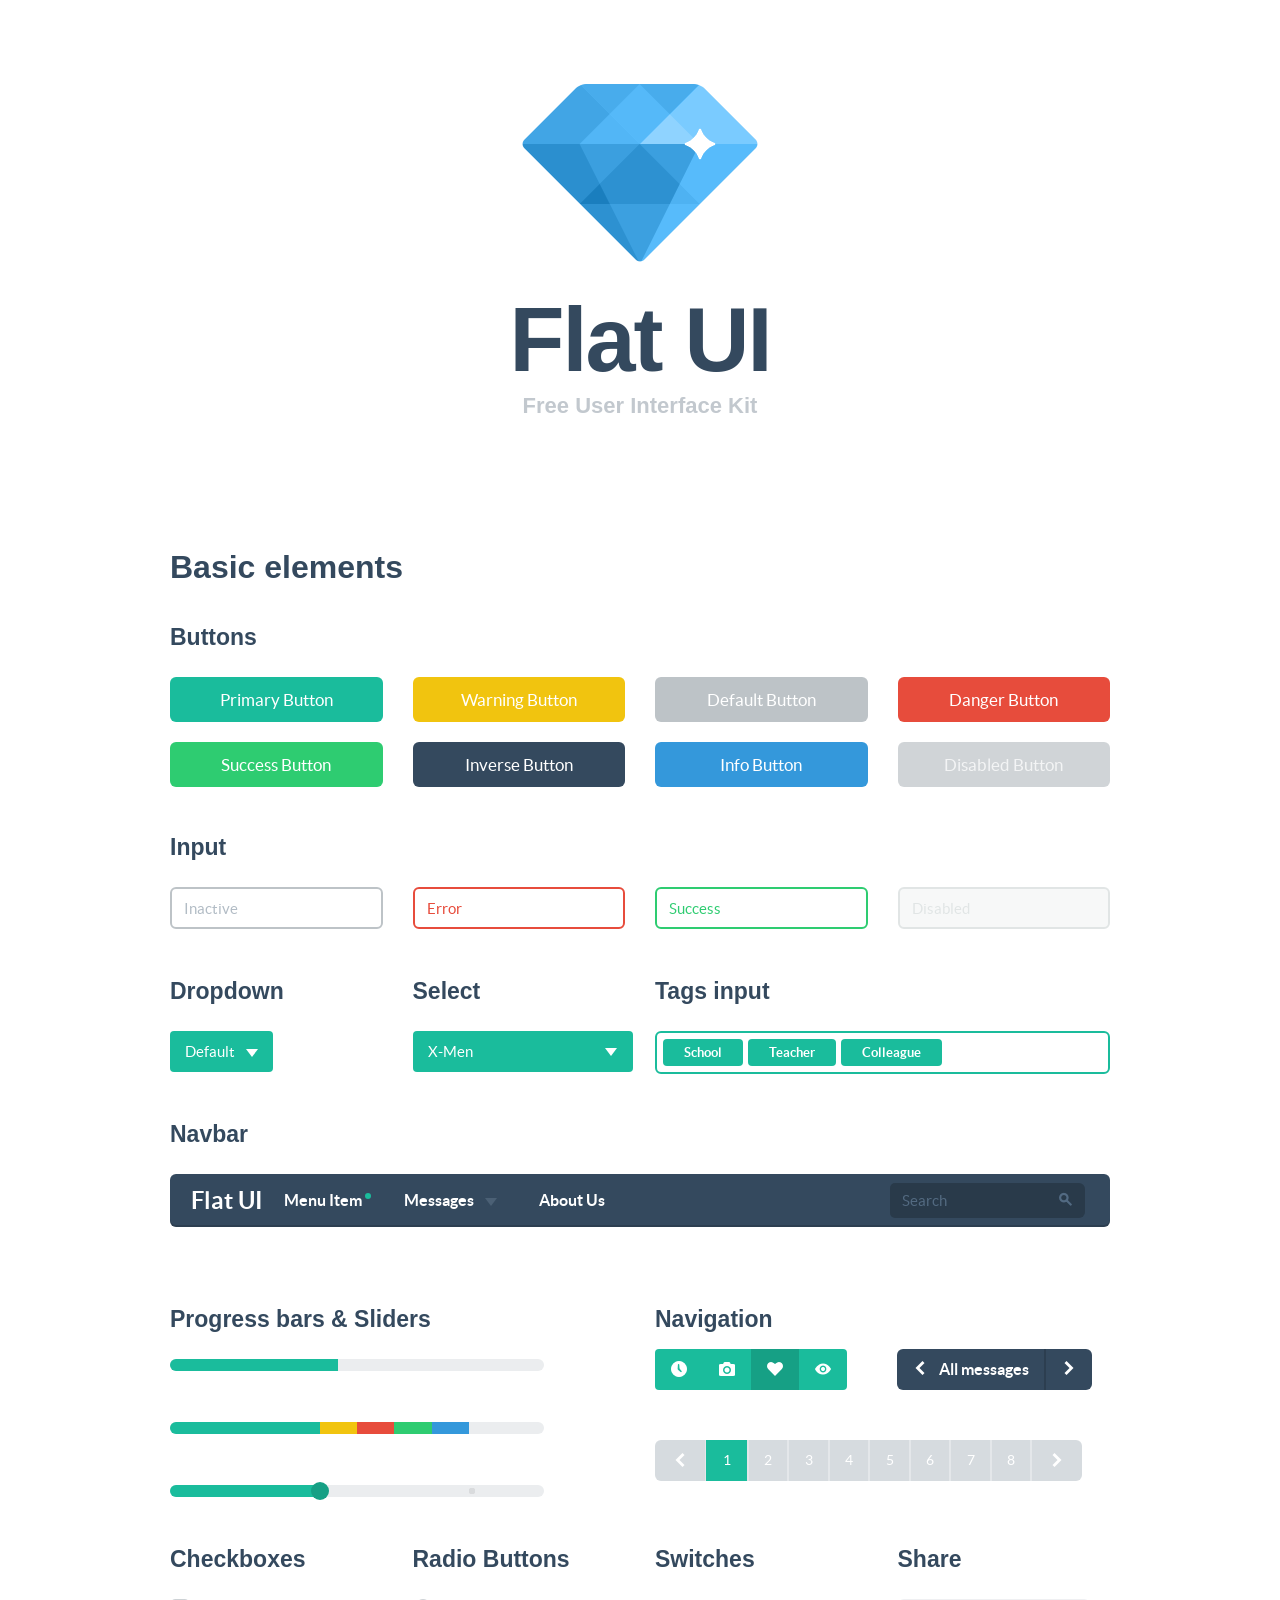
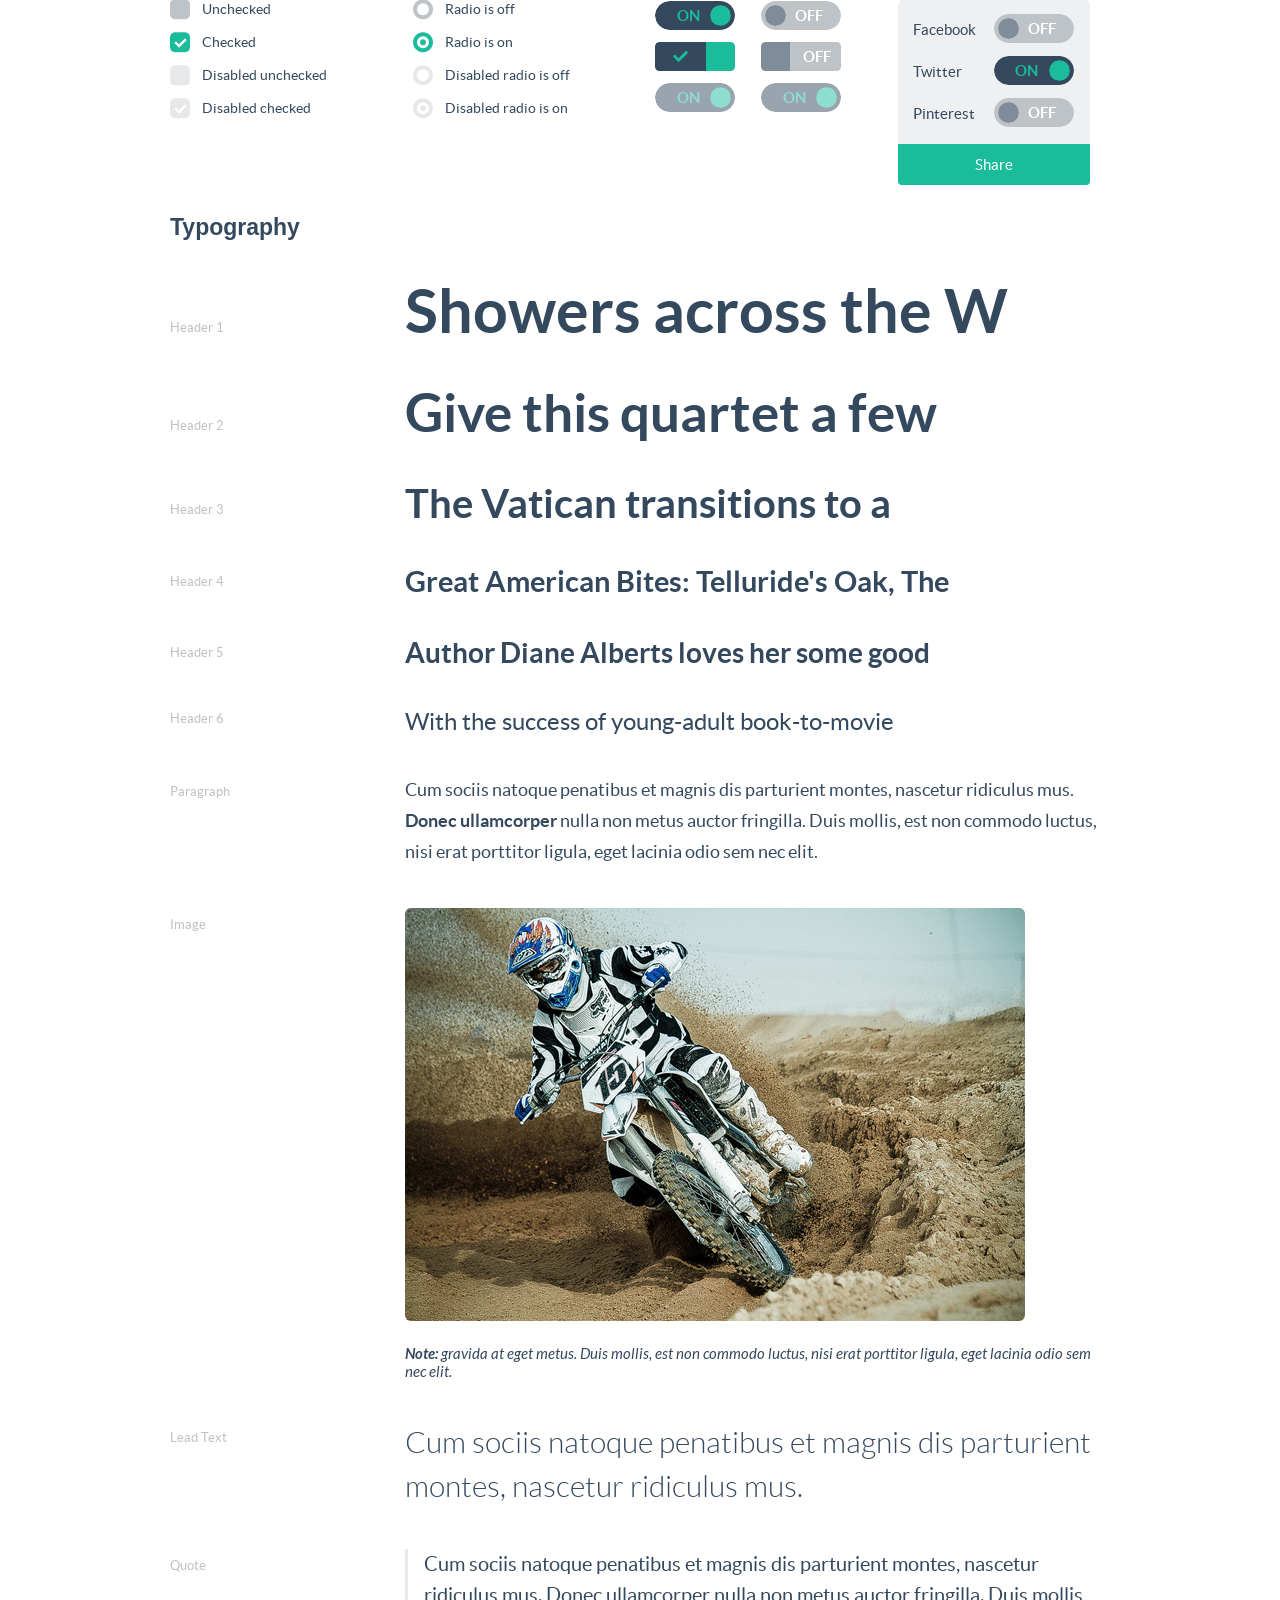
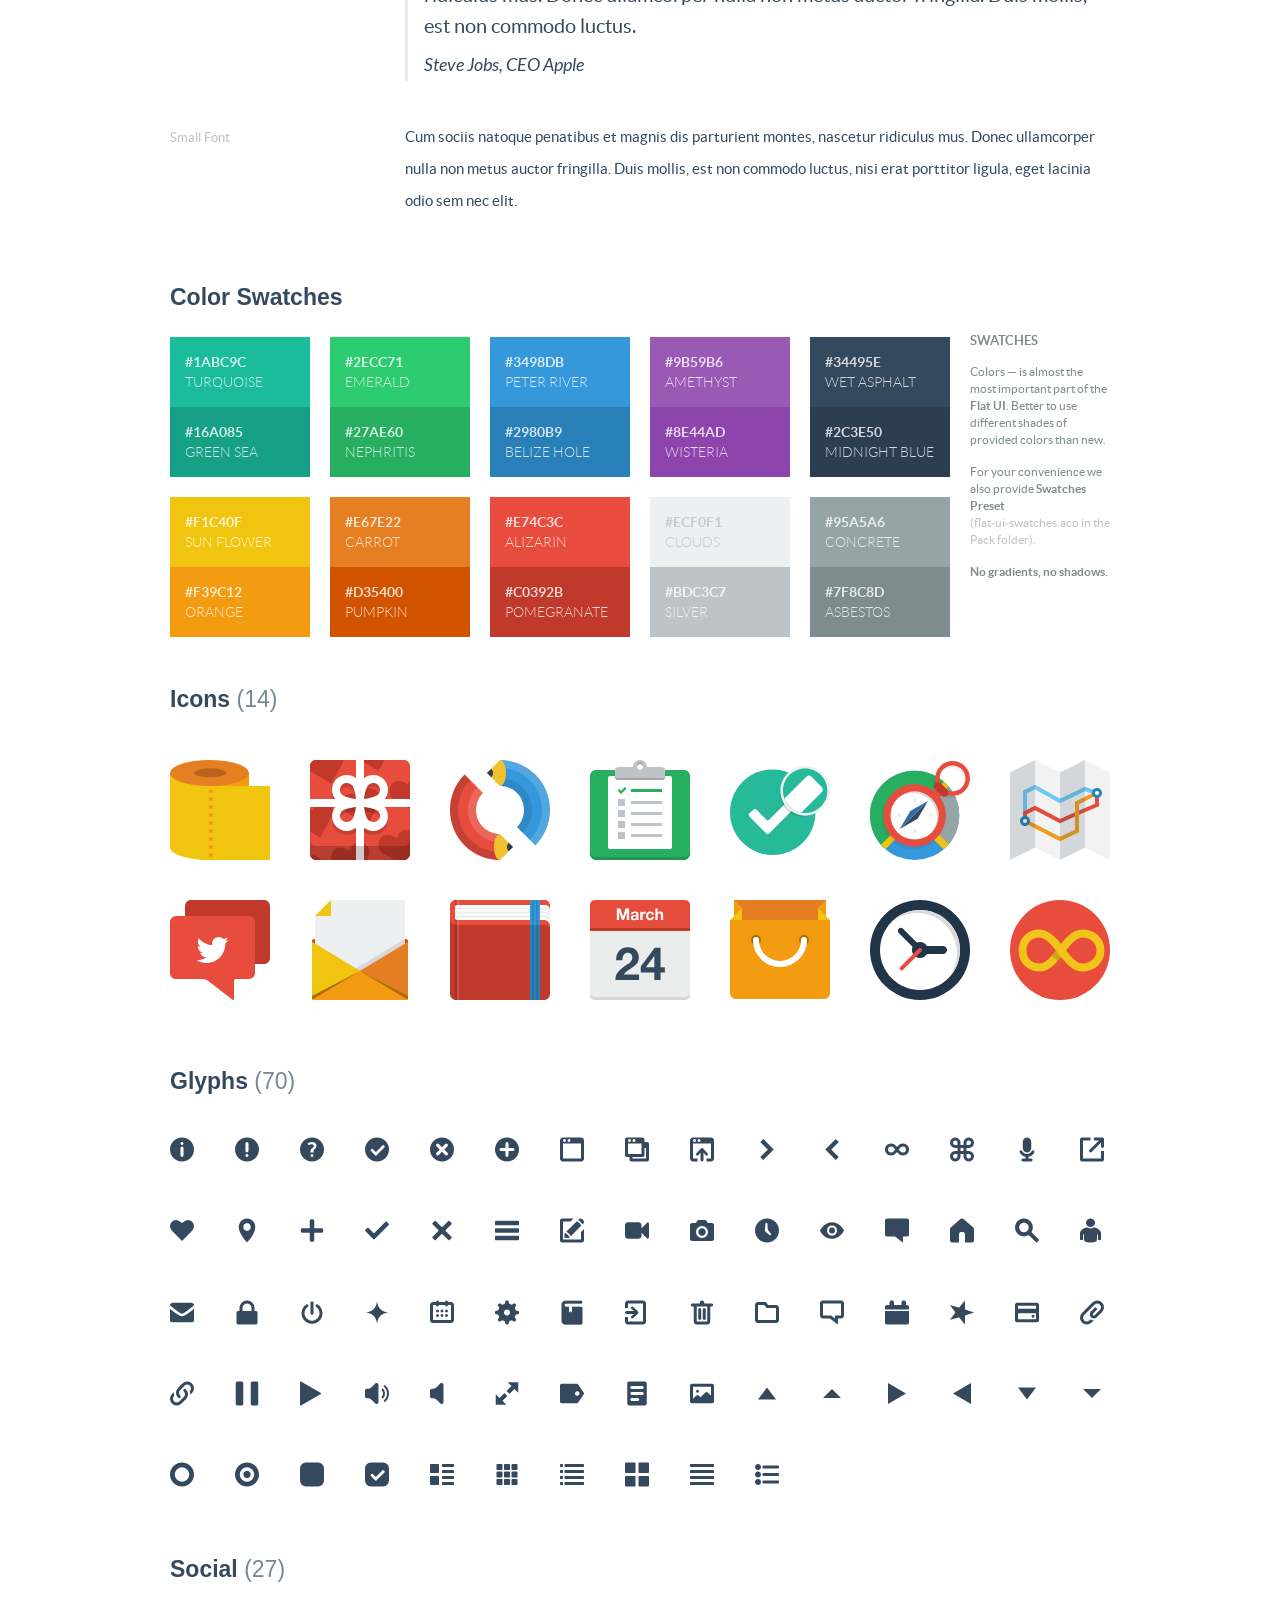
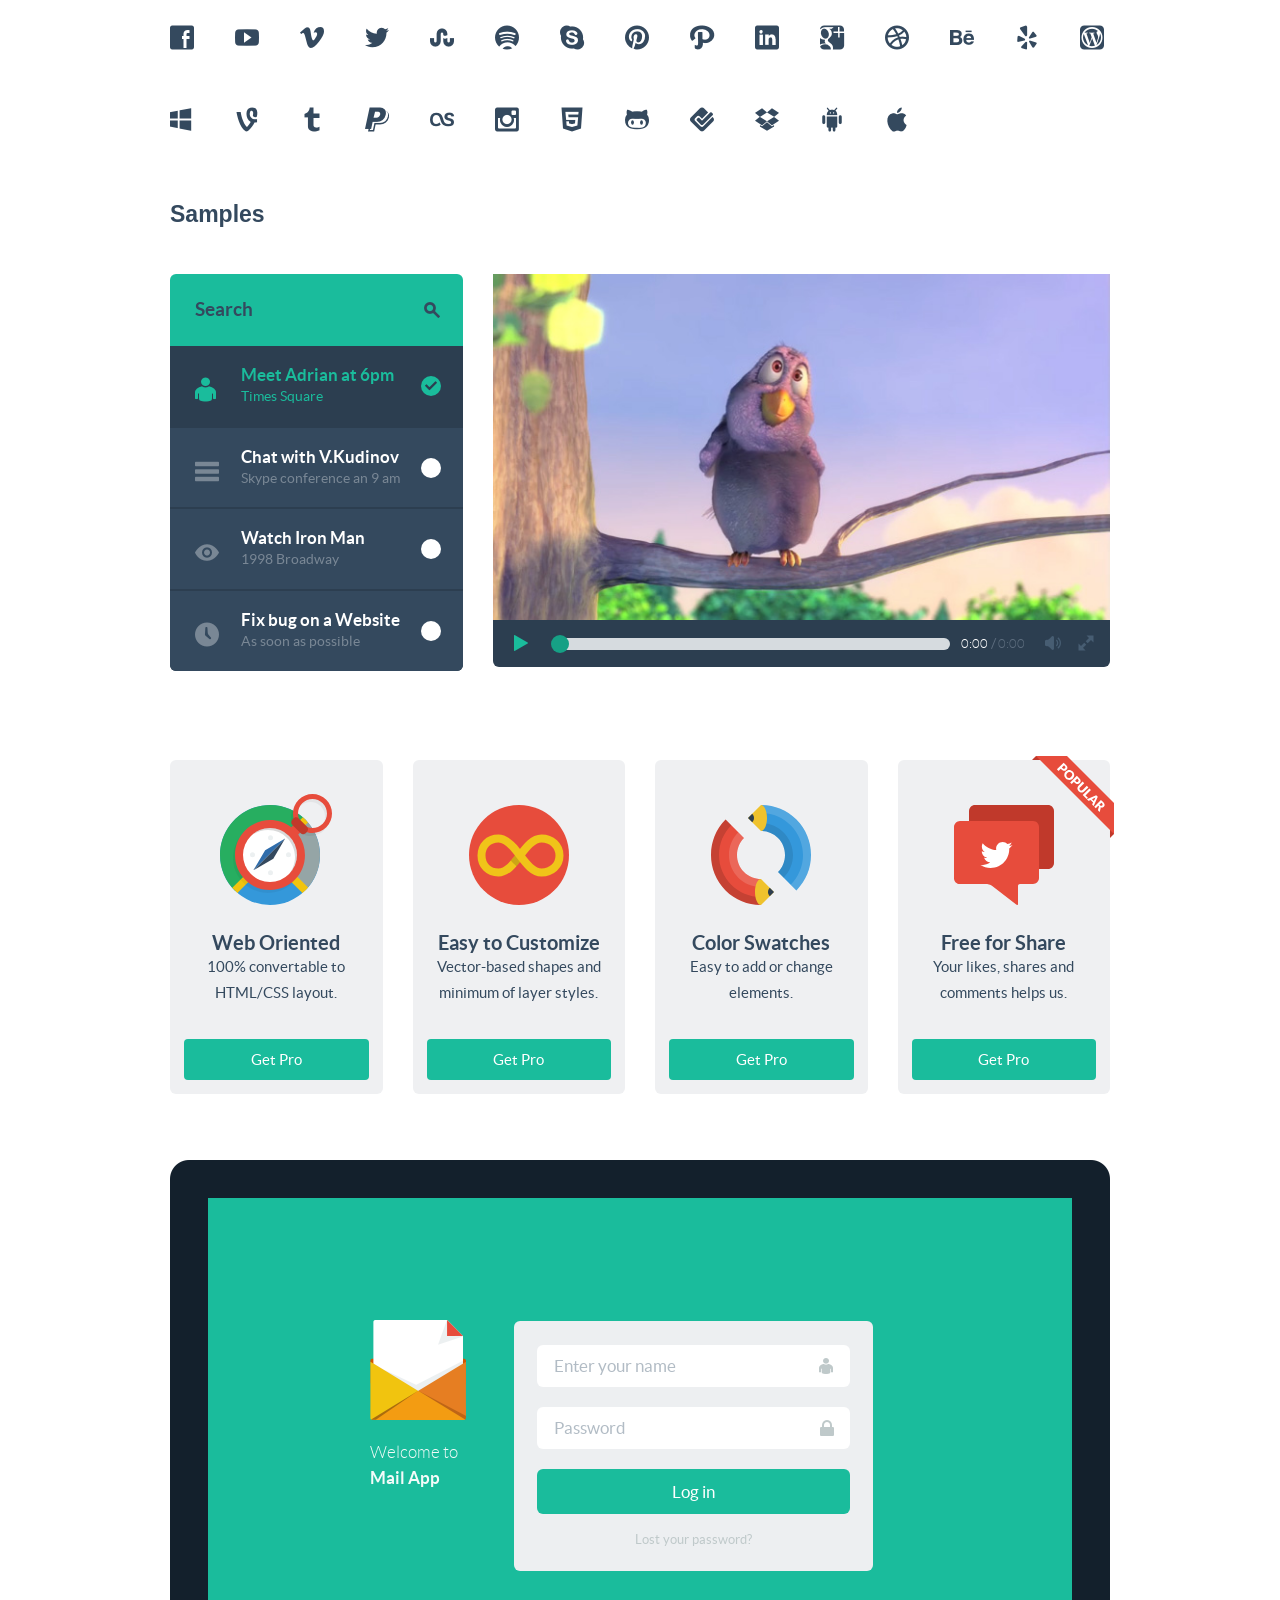
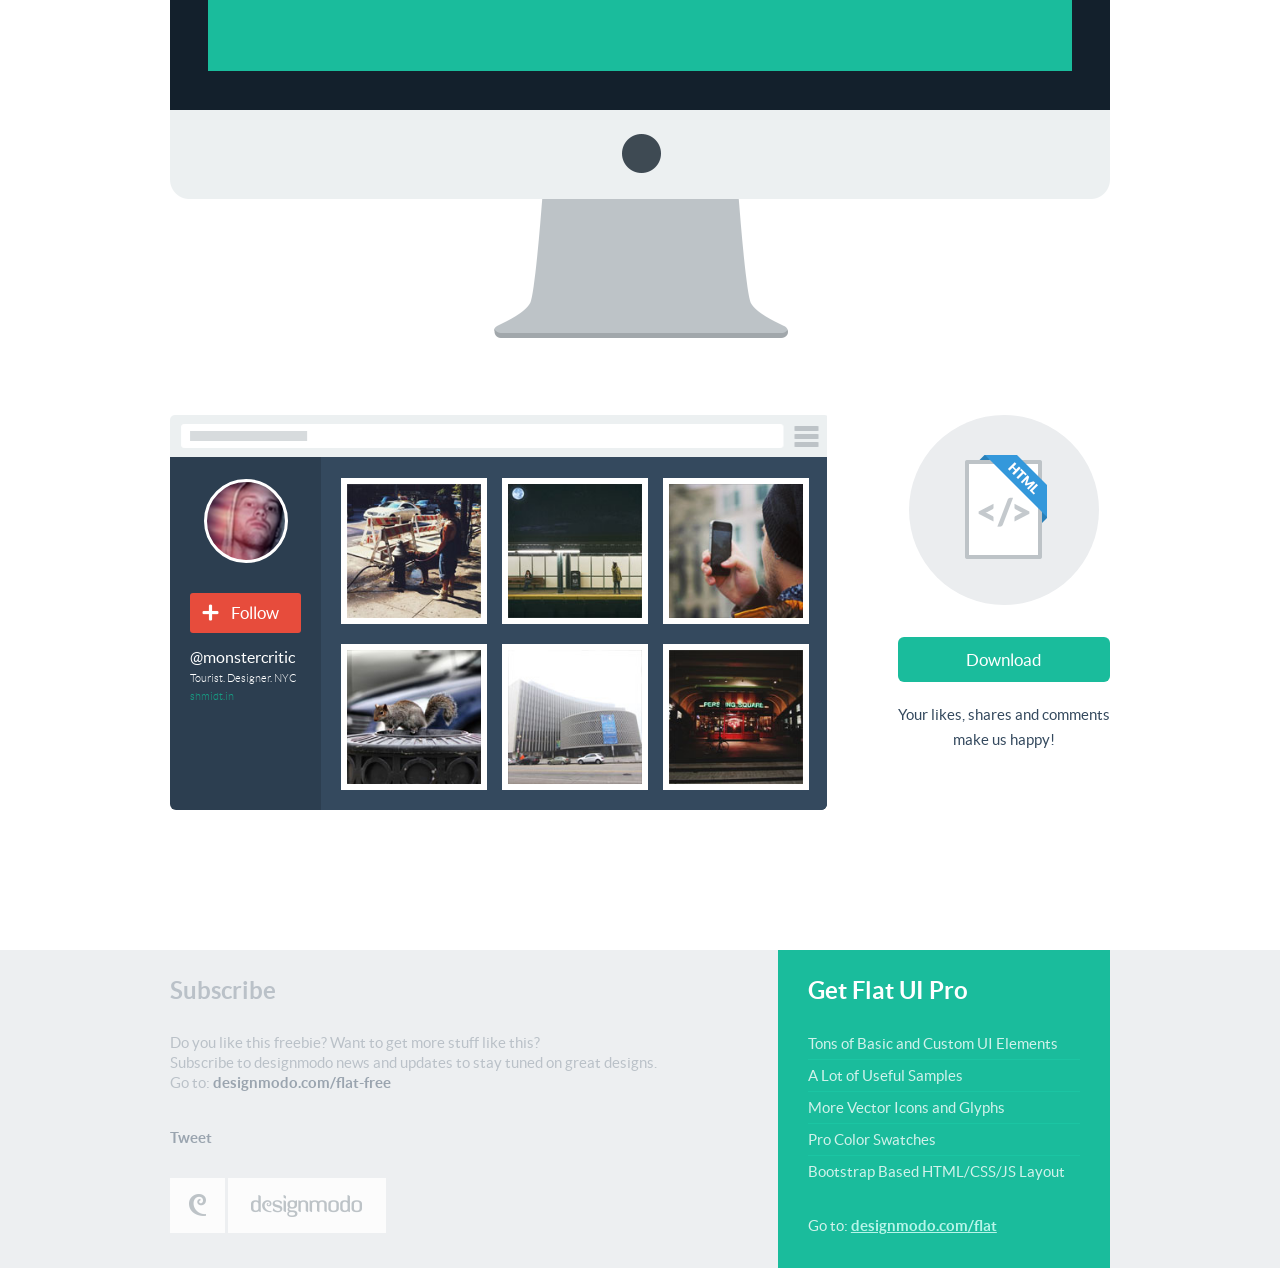
<file: bower_components/flat-ui/index.html>
<!DOCTYPE html>
<html lang="en">
  <head>
    <meta charset="utf-8">
    <title>Flat UI - Free Bootstrap Framework and Theme</title>
    <meta name="description" content="Flat UI Kit Free is a Twitter Bootstrap Framework design and Theme, this responsive framework includes a PSD and HTML version."/>

    <meta name="viewport" content="width=1000, initial-scale=1.0, maximum-scale=1.0">

    <!-- Loading Bootstrap -->
    <link href="dist/css/vendor/bootstrap.min.css" rel="stylesheet">

    <!-- Loading Flat UI -->
    <link href="dist/css/flat-ui.css" rel="stylesheet">
    <link href="docs/assets/css/demo.css" rel="stylesheet">

    <link rel="shortcut icon" href="img/favicon.ico">

    <!-- HTML5 shim, for IE6-8 support of HTML5 elements. All other JS at the end of file. -->
    <!--[if lt IE 9]>
      <script src="dist/js/vendor/html5shiv.js"></script>
      <script src="dist/js/vendor/respond.min.js"></script>
    <![endif]-->
  </head>
  <body>
    <div class="container">
      <div class="demo-headline">
        <h1 class="demo-logo">
          <div class="logo"></div>
          Flat UI
          <small>Free User Interface Kit</small>
        </h1>
      </div> <!-- /demo-headline -->

      <h1 class="demo-section-title">Basic elements</h1>
      <h3 class="demo-panel-title">Buttons</h3>

      <div class="row demo-row">
        <div class="col-xs-3">
          <a href="#fakelink" class="btn btn-block btn-lg btn-primary">Primary Button</a>
        </div>
        <div class="col-xs-3">
          <a href="#fakelink" class="btn btn-block btn-lg btn-warning">Warning Button</a>
        </div>
        <div class="col-xs-3">
          <a href="#fakelink" class="btn btn-block btn-lg btn-default">Default Button</a>
        </div>
        <div class="col-xs-3">
          <a href="#fakelink" class="btn btn-block btn-lg btn-danger">Danger Button</a>
        </div>
      </div> <!-- /row -->

      <div class="row demo-row">
        <div class="col-xs-3">
          <a href="#fakelink" class="btn btn-block btn-lg btn-success">Success Button</a>
        </div>
        <div class="col-xs-3">
          <a href="#fakelink" class="btn btn-block btn-lg btn-inverse">Inverse Button</a>
        </div>
        <div class="col-xs-3">
          <a href="#fakelink" class="btn btn-block btn-lg btn-info">Info Button</a>
        </div>
        <div class="col-xs-3">
          <a href="#fakelink" class="btn btn-block btn-lg btn-default disabled">Disabled Button</a>
        </div>
      </div> <!-- /row -->

      <h3 class="demo-panel-title">Input</h3>
      <div class="row">
        <div class="col-xs-3">
          <div class="form-group">
            <input type="text" value="" placeholder="Inactive" class="form-control" />
          </div>
        </div>
        <div class="col-xs-3">
          <div class="form-group has-error">
            <input type="text" value="Error" class="form-control" />
          </div>
        </div>
        <div class="col-xs-3">
          <div class="form-group has-success">
            <input type="text" value="Success" class="form-control" />
            <span class="input-icon fui-check-inverted"></span>
          </div>
        </div>
        <div class="col-xs-3">
          <div class="form-group">
            <input type="text" value="Disabled" disabled="disabled" class="form-control" />
          </div>
        </div>
      </div> <!-- /row -->

      <div class="row">
        <div class="col-xs-3">
          <h3 class="demo-panel-title">Dropdown</h3>

          <div class="btn-group">
            <button data-toggle="dropdown" class="btn btn-primary dropdown-toggle" type="button">Default <span class="caret"></span></button>
            <ul role="menu" class="dropdown-menu">
              <li><a href="#">Action</a></li>
              <li><a href="#">Another action</a></li>
              <li><a href="#">Something else here</a></li>
              <li class="divider"></li>
              <li><a href="#">Separated link</a></li>
            </ul>
          </div><!-- /btn-group -->
        </div> <!-- /.col-xs-3 -->
        <div class="col-xs-3">
          <h3 class="demo-panel-title">Select</h3>
          <select class="form-control select select-primary" data-toggle="select">
            <option value="0">Choose hero</option>
            <option value="1">Spider Man</option>
            <option value="2">Wolverine</option>
            <option value="3">Captain America</option>
            <option value="4" selected>X-Men</option>
            <option value="5">Crocodile</option>
          </select>
        </div> <!-- /.col-xs-3 -->
        <div class="col-xs-6">
          <h3 class="demo-panel-title">Tags input</h3>
          <div class="tagsinput-primary">
            <input name="tagsinput" class="tagsinput" data-role="tagsinput" value="School, Teacher, Colleague" />
          </div>
        </div> <!-- /.col-xs-6 -->
      </div> <!-- /.row -->

      <h3 class="demo-panel-title">Navbar</h3>
      <div class="row demo-row">
        <div class="col-xs-12">
          <nav class="navbar navbar-inverse navbar-embossed" role="navigation">
            <div class="navbar-header">
              <button type="button" class="navbar-toggle" data-toggle="collapse" data-target="#navbar-collapse-01">
                <span class="sr-only">Toggle navigation</span>
              </button>
              <a class="navbar-brand" href="#">Flat UI</a>
            </div>
            <div class="collapse navbar-collapse" id="navbar-collapse-01">
              <ul class="nav navbar-nav navbar-left">
                <li><a href="#fakelink">Menu Item<span class="navbar-unread">1</span></a></li>
                <li class="dropdown">
                  <a href="#" class="dropdown-toggle" data-toggle="dropdown">Messages <b class="caret"></b></a>
                  <span class="dropdown-arrow"></span>
                  <ul class="dropdown-menu">
                    <li><a href="#">Action</a></li>
                    <li><a href="#">Another action</a></li>
                    <li><a href="#">Something else here</a></li>
                    <li class="divider"></li>
                    <li><a href="#">Separated link</a></li>
                  </ul>
                </li>
                <li><a href="#fakelink">About Us</a></li>
               </ul>
               <form class="navbar-form navbar-right" action="#" role="search">
                <div class="form-group">
                  <div class="input-group">
                    <input class="form-control" id="navbarInput-01" type="search" placeholder="Search">
                    <span class="input-group-btn">
                      <button type="submit" class="btn"><span class="fui-search"></span></button>
                    </span>
                  </div>
                </div>
              </form>
            </div><!-- /.navbar-collapse -->
          </nav><!-- /navbar -->
        </div>
      </div> <!-- /row -->

      <div class="row">
        <div class="col-xs-5">
          <h3 class="demo-panel-title">Progress bars &amp; Sliders</h3>
          <div class="progress">
            <div class="progress-bar" style="width: 45%;"></div>
          </div>
          <br/>
          <div class="progress">
            <div class="progress-bar" style="width: 40%;"></div>
            <div class="progress-bar progress-bar-warning" style="width: 10%;"></div>
            <div class="progress-bar progress-bar-danger" style="width: 10%;"></div>
            <div class="progress-bar progress-bar-success" style="width: 10%;"></div>
            <div class="progress-bar progress-bar-info" style="width: 10%;"></div>
          </div>
          <br/>
          <div id="slider" class="ui-slider">
            <div class="ui-slider-segment"></div>
            <div class="ui-slider-segment"></div>
            <div class="ui-slider-segment"></div>
          </div>
        </div> <!-- /sliders -->

        <div class="col-xs-6 col-xs-offset-1">
          <h3 class="demo-panel-title">Navigation</h3>
          <div class="row demo-navigation">
            <div class="col-xs-6">
              <div class="btn-toolbar">
                <div class="btn-group">
                  <a class="btn btn-primary" href="#fakelink"><span class="fui-time"></span></a>
                  <a class="btn btn-primary" href="#fakelink"><span class="fui-photo"></span></a>
                  <a class="btn btn-primary active" href="#fakelink"><span class="fui-heart"></span></a>
                  <a class="btn btn-primary" href="#fakelink"><span class="fui-eye"></span></a>
                </div>
              </div> <!-- /toolbar -->
            </div>
            <div class="col-xs-6 demo-pager">
              <ul class="pager">
                <li class="previous">
                  <a href="#fakelink">
                    <span class="fui-arrow-left"></span>
                    <span>All messages</span>
                  </a>
                </li>
                <li class="next">
                  <a href="#fakelink">
                    <span class="fui-arrow-right"></span>
                  </a>
                </li>
              </ul> <!-- /pager -->
            </div>
          </div> <!-- /demo-navigation -->

          <div class="pagination">
            <ul>
              <li class="previous"><a href="#fakelink" class="fui-arrow-left"></a></li>
              <li class="active"><a href="#fakelink">1</a></li>
              <li><a href="#fakelink">2</a></li>
              <li><a href="#fakelink">3</a></li>
              <li><a href="#fakelink">4</a></li>
              <li><a href="#fakelink">5</a></li>
              <li><a href="#fakelink">6</a></li>
              <li><a href="#fakelink">7</a></li>
              <li><a href="#fakelink">8</a></li>
              <li class="next"><a href="#fakelink" class="fui-arrow-right"></a></li>
            </ul>
          </div> <!-- /pagination -->
        </div> <!-- /navigation -->
      </div> <!-- /row -->

      <div class="row">
        <div class="col-xs-3">
          <h3 class="demo-panel-title">Checkboxes</h3>
          <label class="checkbox" for="checkbox1">
            <input type="checkbox" value="" id="checkbox1" data-toggle="checkbox">
            Unchecked
          </label>
          <label class="checkbox" for="checkbox2">
            <input type="checkbox" checked="checked" value="" id="checkbox2" data-toggle="checkbox" checked="">
            Checked
          </label>
          <label class="checkbox" for="checkbox3">
            <input type="checkbox" value="" id="checkbox3" data-toggle="checkbox" disabled="">
            Disabled unchecked
          </label>
          <label class="checkbox" for="checkbox4">
            <input type="checkbox" checked="checked" value="" id="checkbox4" data-toggle="checkbox" disabled="" checked="">
            Disabled checked
          </label>
        </div> <!-- /checkboxes col-xs-3 -->

        <div class="col-xs-3">
          <h3 class="demo-panel-title">Radio Buttons</h3>
          <label class="radio">
            <input type="radio" name="optionsRadios" id="optionsRadios1" value="option1" data-toggle="radio">
            Radio is off
          </label>
          <label class="radio">
            <input type="radio" name="optionsRadios" id="optionsRadios2" value="option1" data-toggle="radio" checked="">
            Radio is on
          </label>

          <label class="radio">
            <input type="radio" name="optionsRadiosDisabled" id="optionsRadios3" value="option2" data-toggle="radio" disabled="">
            Disabled radio is off
          </label>
          <label class="radio">
            <input type="radio" name="optionsRadiosDisabled" id="optionsRadios4" value="option2" data-toggle="radio" checked="" disabled="">
            Disabled radio is on
          </label>
        </div> <!-- /radios col-xs-3 -->

        <div class="col-xs-3">
          <h3 class="demo-panel-title">Switches</h3>

          <table width="100%">
            <tr>
              <td width="50%" class="pbm">
                <input type="checkbox" checked data-toggle="switch" id="custom-switch-01" />
              </td>
              <td class="pbm">
                <input type="checkbox" data-toggle="switch" id="custom-switch-02" />
              </td>
            </tr>
            <tr>
              <td class="pbm">
                <div class="bootstrap-switch-square">
                  <input type="checkbox" checked data-toggle="switch" id="custom-switch-03" data-on-text="<span class='fui-check'></span>" data-off-text="<span class='fui-cross'></span>" />
                </div>
              </td>
              <td class="pbm">
                <div class="bootstrap-switch-square">
                  <input type="checkbox" data-toggle="switch" id="custom-switch-04" />
                </div>
              </td>
            </tr>
            <tr>
              <td>
                <input type="checkbox" checked disabled data-toggle="switch" id="custom-switch-5" />
              </td>
              <td>
                <input type="checkbox" checked disabled data-toggle="switch" id="custom-switch-6" />
              </td>
            </tr>
          </table>
        </div> <!-- /.col-xs-3 -->
        <div class="col-xs-3">
          <h3 class="demo-panel-title">Share</h3>
          <div class="share mrl">
            <ul>
              <li>
                <label class="share-label" for="share-toggle2">Facebook</label>
                <input type="checkbox" data-toggle="switch" />
              </li>
              <li>
                <label class="share-label" for="share-toggle4">Twitter</label>
                <input type="checkbox" checked="" data-toggle="switch" />
              </li>
              <li>
                <label class="share-label" for="share-toggle6">Pinterest</label>
                <input type="checkbox" data-toggle="switch" />
              </li>
            </ul>
            <a href="#" class="btn btn-primary btn-block btn-large">Share</a>
          </div> <!-- /share -->
        </div><!-- /.col-xs-3 -->
      </div> <!-- /.row -->

      <div class="demo-row typography-row">
      	<div class="demo-title">
      		<h3 class="demo-panel-title">Typography</h3>
      	</div>
      	<div class="demo-content">
      		<div class="demo-type-example">
	      		<h1><span class="demo-heading-note">Header 1</span>Showers across the W</h1>
      		</div>
      		<div class="demo-type-example">
	      		<h2><span class="demo-heading-note">Header 2</span>Give this quartet a few</h2>
      		</div>
      		<div class="demo-type-example">
	      		<h3><span class="demo-heading-note">Header 3</span>The Vatican transitions to a</h3>
      		</div>
      		<div class="demo-type-example">
	      		<h4><span class="demo-heading-note">Header 4</span>Great American Bites: Telluride's Oak, The</h4>
      		</div>
      		<div class="demo-type-example">
	      		<h5><span class="demo-heading-note">Header 5</span>Author Diane Alberts loves her some good</h5>
      		</div>
      		<div class="demo-type-example">
	      		<h6><span class="demo-heading-note">Header 6</span>With the success of young-adult book-to-movie</h6>
      		</div>
      		<div class="demo-type-example">
	      		<span class="demo-text-note">Paragraph</span>
	          <p>Cum sociis natoque penatibus et magnis dis parturient montes, nascetur ridiculus mus. <strong>Donec ullamcorper</strong> nulla non metus auctor fringilla. Duis mollis, est non commodo luctus, nisi erat porttitor ligula, eget lacinia odio sem nec elit.</p>
      		</div>
      		<div class="demo-type-example">
	      		<span class="demo-text-note">Image</span>
	          <img src="docs/assets/img/example-image.jpg" alt="example-image" class="img-rounded img-responsive">
	          <p class="img-comment"><strong>Note:</strong> gravida at eget metus. Duis mollis, est non commodo luctus, nisi erat porttitor ligula, eget lacinia odio sem nec elit.</p>
      		</div>
      		<div class="demo-type-example">
	      		<span class="demo-text-note">Lead Text</span>
						<p class="lead">Cum sociis natoque penatibus et magnis dis parturient montes, nascetur ridiculus mus.</p>
      		</div>
      		<div class="demo-type-example">
	      		<span class="demo-text-note">Quote</span>
	          <blockquote>
	            <p>Cum sociis natoque penatibus et magnis dis parturient montes, nascetur ridiculus mus. Donec ullamcorper nulla non metus auctor fringilla. Duis mollis, est non commodo luctus.</p>
	            <small>Steve Jobs, CEO Apple</small>
	          </blockquote>
      		</div>
      		<div class="demo-type-example">
	      		<span class="demo-text-note">Small Font</span>
	          <p><small>Cum sociis natoque penatibus et magnis dis parturient montes, nascetur ridiculus mus. Donec ullamcorper nulla non metus auctor fringilla. Duis mollis, est non commodo luctus, nisi erat porttitor ligula, eget lacinia odio sem nec elit.</small></p>
      		</div>
      	</div><!-- /.demo-content-wide -->
      </div><!-- /.demo-row -->

      <h3 class="demo-panel-title">Color Swatches</h3>
      <div class="row demo-swatches-row">
	      <div class="swatches-col">
		      <div class="pallete-item">
			      <dl class="palette palette-turquoise">
                <dt>#1abc9c</dt>
                <dd>Turquoise</dd>
              </dl>
              <dl class="palette palette-green-sea">
                <dt>#16a085</dt>
                <dd>Green sea</dd>
              </dl>
		      </div>
		      <div class="pallete-item">
			      <dl class="palette palette-emerald">
              <dt>#2ecc71</dt>
              <dd>Emerald</dd>
            </dl>
            <dl class="palette palette-nephritis">
              <dt>#27ae60</dt>
              <dd>Nephritis</dd>
            </dl>
		      </div>
		      <div class="pallete-item">
			      <dl class="palette palette-peter-river">
              <dt>#3498db</dt>
              <dd>Peter river</dd>
            </dl>
            <dl class="palette palette-belize-hole">
              <dt>#2980b9</dt>
              <dd>Belize hole</dd>
            </dl>
		      </div>
		      <div class="pallete-item">
			      <dl class="palette palette-amethyst">
              <dt>#9b59b6</dt>
              <dd>Amethyst</dd>
            </dl>
            <dl class="palette palette-wisteria">
              <dt>#8e44ad</dt>
              <dd>Wisteria</dd>
            </dl>
		      </div>
		      <div class="pallete-item">
			      <dl class="palette palette-wet-asphalt">
              <dt>#34495e</dt>
              <dd>Wet asphalt</dd>
            </dl>
            <dl class="palette palette-midnight-blue">
              <dt>#2c3e50</dt>
              <dd>Midnight blue</dd>
            </dl>
		      </div>
		      <div class="pallete-item">
			      <dl class="palette palette-sun-flower">
              <dt>#f1c40f</dt>
              <dd>Sun flower</dd>
            </dl>
            <dl class="palette palette-orange">
              <dt>#f39c12</dt>
              <dd>Orange</dd>
            </dl>
		      </div>
		      <div class="pallete-item">
			      <dl class="palette palette-carrot">
              <dt>#e67e22</dt>
              <dd>Carrot</dd>
            </dl>
            <dl class="palette palette-pumpkin">
              <dt>#d35400</dt>
              <dd>Pumpkin</dd>
            </dl>
		      </div>
		      <div class="pallete-item">
			      <dl class="palette palette-alizarin">
              <dt>#e74c3c</dt>
              <dd>Alizarin</dd>
            </dl>
            <dl class="palette palette-pomegranate">
              <dt>#c0392b</dt>
              <dd>Pomegranate</dd>
            </dl>
		      </div>
		      <div class="pallete-item">
			      <dl class="palette palette-clouds">
              <dt>#ecf0f1</dt>
              <dd>Clouds</dd>
            </dl>
            <dl class="palette palette-silver">
              <dt>#bdc3c7</dt>
              <dd>Silver</dd>
            </dl>
		      </div>
		      <div class="pallete-item">
			      <dl class="palette palette-concrete">
              <dt>#95a5a6</dt>
              <dd>Concrete</dd>
            </dl>
            <dl class="palette palette-asbestos">
              <dt>#7f8c8d</dt>
              <dd>Asbestos</dd>
            </dl>
		      </div>
	      </div> <!-- /swatches items -->
	      <div class="swatches-desc-col">
		      <h6 class="palette-headline">SWATCHES</h6>
          <p class="palette-paragraph">
            Colors &mdash; is almost the most important part of the <strong>Flat UI</strong>. Better to use different shades of provided colors than new.
          </p>
          <p class="palette-paragraph">
            For your convenience we also provide <strong>Swatches Preset</strong> <span>(flat&#8209;ui&#8209;swatches.aco in the Pack folder).</span>
          </p>
          <p class="palette-paragraph">
            <strong>No gradients, no shadows.</strong>
          </p>
	      </div> <!-- /swatches desc -->
      </div> <!-- /swatches row -->

      <h3 class="demo-panel-title">Icons <small>(14)</small></h3>
      <div class="demo-illustrations">
        <div class="demo-content">
          <div><img src="img/icons/svg/toilet-paper.svg" alt="Toilet-Paper"></div>
          <div><img src="img/icons/svg/gift-box.svg" alt="Gift-Box"></div>
          <div><img src="img/icons/svg/pencils.svg" alt="Pensils"></div>
          <div><img src="img/icons/svg/clipboard.svg" alt="Clipboard"></div>
          <div><img src="img/icons/svg/retina.svg" alt="Retina"></div>
          <div><img src="img/icons/svg/compas.svg" alt="Compas"></div>
          <div><img src="img/icons/svg/map.svg" alt="Map"></div>
          <div><img src="img/icons/svg/chat.svg" alt="Chat"></div>
          <div><img src="img/icons/svg/mail.svg" alt="Mail"></div>
          <div><img src="img/icons/svg/book.svg" alt="Book"></div>
          <div><img src="img/icons/svg/calendar.svg" alt="Calendar"></div>
          <div><img src="img/icons/svg/paper-bag.svg" alt="Pocket"></div>
          <div><img src="img/icons/svg/clocks.svg" alt="Watches"></div>
          <div><img src="img/icons/svg/loop.svg" alt="Infinity-Loop"></div>
        </div>
      </div>


      <h3 class="demo-panel-title">Glyphs <small>(70)</small></h3>
      <div class="demo-icons">
        <div class="demo-content">
          <span class="fui-info-circle"></span>
          <span class="fui-alert-circle"></span>
          <span class="fui-question-circle"></span>
          <span class="fui-check-circle"></span>
          <span class="fui-cross-circle"></span>
          <span class="fui-plus-circle"></span>
          <span class="fui-window"></span>
          <span class="fui-windows"></span>
          <span class="fui-upload"></span>
          <span class="fui-arrow-right"></span>
          <span class="fui-arrow-left"></span>
          <span class="fui-loop"></span>
          <span class="fui-cmd"></span>
          <span class="fui-mic"></span>
          <span class="fui-export"></span>
          <span class="fui-heart"></span>
          <span class="fui-location"></span>
          <span class="fui-plus"></span>
          <span class="fui-check"></span>
          <span class="fui-cross"></span>
          <span class="fui-list"></span>
          <span class="fui-new"></span>
          <span class="fui-video"></span>
          <span class="fui-photo"></span>
          <span class="fui-time"></span>
          <span class="fui-eye"></span>
          <span class="fui-chat"></span>
          <span class="fui-home"></span>
          <span class="fui-search"></span>
          <span class="fui-user"></span>
          <span class="fui-mail"></span>
          <span class="fui-lock"></span>
          <span class="fui-power"></span>
          <span class="fui-star"></span>
          <span class="fui-calendar"></span>
          <span class="fui-gear"></span>
          <span class="fui-bookmark"></span>
          <span class="fui-exit"></span>
          <span class="fui-trash"></span>
          <span class="fui-folder"></span>
          <span class="fui-bubble"></span>
          <span class="fui-calendar-solid"></span>
          <span class="fui-star-2"></span>
          <span class="fui-credit-card"></span>
          <span class="fui-clip"></span>
          <span class="fui-link"></span>
          <span class="fui-pause"></span>
          <span class="fui-play"></span>
          <span class="fui-volume"></span>
          <span class="fui-mute"></span>
          <span class="fui-resize"></span>
          <span class="fui-tag"></span>
          <span class="fui-document"></span>
          <span class="fui-image"></span>
          <span class="fui-triangle-up"></span>
          <span class="fui-triangle-up-small"></span>
          <span class="fui-triangle-right-large"></span>
          <span class="fui-triangle-left-large"></span>
          <span class="fui-triangle-down"></span>
          <span class="fui-triangle-down-small"></span>
          <span class="fui-radio-unchecked"></span>
          <span class="fui-radio-checked"></span>
          <span class="fui-checkbox-unchecked"></span>
          <span class="fui-checkbox-checked"></span>
          <span class="fui-list-thumbnailed"></span>
          <span class="fui-list-small-thumbnails"></span>
          <span class="fui-list-numbered"></span>
          <span class="fui-list-large-thumbnails"></span>
          <span class="fui-list-columned"></span>
          <span class="fui-list-bulleted"></span>
        </div><!-- /.demo-content -->
      </div><!-- /.demo-icons -->

      <h3 class="demo-panel-title">Social <small>(27)</small></h3>
      <div class="demo-icons">
        <div class="demo-content">
          <span class="fui-facebook"></span>
          <span class="fui-youtube"></span>
          <span class="fui-vimeo"></span>
          <span class="fui-twitter"></span>
          <span class="fui-stumbleupon"></span>
          <span class="fui-spotify"></span>
          <span class="fui-skype"></span>
          <span class="fui-pinterest"></span>
          <span class="fui-path"></span>
          <span class="fui-linkedin"></span>
          <span class="fui-google-plus"></span>
          <span class="fui-dribbble"></span>
          <span class="fui-behance"></span>
          <span class="fui-yelp"></span>
          <span class="fui-wordpress"></span>
          <span class="fui-windows-8"></span>
          <span class="fui-vine"></span>
          <span class="fui-tumblr"></span>
          <span class="fui-paypal"></span>
          <span class="fui-lastfm"></span>
          <span class="fui-instagram"></span>
          <span class="fui-html5"></span>
          <span class="fui-github"></span>
          <span class="fui-foursquare"></span>
          <span class="fui-dropbox"></span>
          <span class="fui-android"></span>
          <span class="fui-apple"></span>
        </div><!-- /.demo-content -->
      </div><!-- /.demo-icons -->

      <h3 class="demo-panel-title mbl pbl">Samples</h3>
      <div class="row demo-samples">
        <div class="col-xs-4">
          <div class="todo">
            <div class="todo-search">
              <input class="todo-search-field" type="search" value="" placeholder="Search" />
            </div>
            <ul>
              <li class="todo-done">
                <div class="todo-icon fui-user"></div>
                <div class="todo-content">
                  <h4 class="todo-name">
                    Meet <strong>Adrian</strong> at <strong>6pm</strong>
                  </h4>
                  Times Square
                </div>
              </li>
              <li>
                <div class="todo-icon fui-list"></div>
                <div class="todo-content">
                  <h4 class="todo-name">
                    Chat with <strong>V.Kudinov</strong>
                  </h4>
                  Skype conference an 9 am
                </div>
              </li>
              <li>
                <div class="todo-icon fui-eye"></div>
                <div class="todo-content">
                  <h4 class="todo-name">
                    Watch <strong>Iron Man</strong>
                  </h4>
                  1998 Broadway
                </div>
              </li>
              <li>
                <div class="todo-icon fui-time"></div>
                <div class="todo-content">
                  <h4 class="todo-name">
                    Fix bug on a <strong>Website</strong>
                  </h4>
                  As soon as possible
                </div>
              </li>
            </ul>
          </div><!-- /.todo -->
        </div><!-- /.col-xs-4 -->

        <div class="col-xs-8">
          <video class="video-js" preload="auto" poster="docs/assets/img/video/poster.jpg" data-setup="{}">
            <source src="http://iurevych.github.com/Flat-UI-videos/big_buck_bunny.mp4" type="video/mp4">
            <source src="http://iurevych.github.com/Flat-UI-videos/big_buck_bunny.webm" type="video/webm">
          </video>
        </div> <!-- /video -->
      </div>

      <div class="row demo-tiles">
        <div class="col-xs-3">
          <div class="tile">
            <img src="img/icons/svg/compas.svg" alt="Compas" class="tile-image big-illustration">
            <h3 class="tile-title">Web Oriented</h3>
            <p>100% convertable to HTML/CSS layout.</p>
            <a class="btn btn-primary btn-large btn-block" href="http://designmodo.com/flat">Get Pro</a>
          </div>
        </div>

        <div class="col-xs-3">
          <div class="tile">
            <img src="img/icons/svg/loop.svg" alt="Infinity-Loop" class="tile-image">
            <h3 class="tile-title">Easy to Customize</h3>
            <p>Vector-based shapes and minimum of layer styles.</p>
            <a class="btn btn-primary btn-large btn-block" href="http://designmodo.com/flat">Get Pro</a>
          </div>
        </div>

        <div class="col-xs-3">
          <div class="tile">
            <img src="img/icons/svg/pencils.svg" alt="Pensils" class="tile-image">
            <h3 class="tile-title">Color Swatches</h3>
            <p>Easy to add or change elements. </p>
            <a class="btn btn-primary btn-large btn-block" href="http://designmodo.com/flat">Get Pro</a>
          </div>
        </div>

        <div class="col-xs-3">
          <div class="tile tile-hot">
            <img src="img/icons/svg/ribbon.svg" alt="ribbon" class="tile-hot-ribbon">
            <img src="img/icons/svg/chat.svg" alt="Chat" class="tile-image">
            <h3 class="tile-title">Free for Share</h3>
            <p>Your likes, shares and comments helps us.</p>
            <a class="btn btn-primary btn-large btn-block" href="http://designmodo.com/flat">Get Pro</a>
          </div>

        </div>
      </div> <!-- /tiles -->

      <div class="login">
        <div class="login-screen">
          <div class="login-icon">
            <img src="img/login/icon.png" alt="Welcome to Mail App" />
            <h4>Welcome to <small>Mail App</small></h4>
          </div>

          <div class="login-form">
            <div class="form-group">
              <input type="text" class="form-control login-field" value="" placeholder="Enter your name" id="login-name" />
              <label class="login-field-icon fui-user" for="login-name"></label>
            </div>

            <div class="form-group">
              <input type="password" class="form-control login-field" value="" placeholder="Password" id="login-pass" />
              <label class="login-field-icon fui-lock" for="login-pass"></label>
            </div>

            <a class="btn btn-primary btn-lg btn-block" href="#">Log in</a>
            <a class="login-link" href="#">Lost your password?</a>
          </div>
        </div>
      </div>

      <div class="row">
        <div class="col-xs-9">
          <div class="demo-browser">
            <div class="demo-browser-side">
              <div class="demo-browser-author"></div>
              <div class="demo-browser-action">
                <a class="btn btn-danger btn-lg btn-block" href="http://twitter.com/monstercritic" target="_blank">
                  <span class="fui-plus"></span>Follow
                </a>
              </div>
              <h5>@monstercritic</h5>
              <h6>
                Tourist. Designer. NYC
                <a href="http://shmidt.in" target="_blank">shmidt.in</a>
              </h6>
            </div>
            <div class="demo-browser-content">
              <img src="docs/assets/img/demo/browser-pic-1.jpg" alt="" />
              <img src="docs/assets/img/demo/browser-pic-2.jpg" alt="" />
              <img src="docs/assets/img/demo/browser-pic-3.jpg" alt="" />
              <img src="docs/assets/img/demo/browser-pic-4.jpg" alt="" />
              <img src="docs/assets/img/demo/browser-pic-5.jpg" alt="" />
              <img src="docs/assets/img/demo/browser-pic-6.jpg" alt="" />
            </div>
          </div>
        </div>

        <div class="col-xs-3">
          <div class="demo-download">
            <img src="docs/assets/img/demo/html-icon.png" src="Free PSD" />
          </div>

          <a href="https://github.com/designmodo/Flat-UI/archive/master.zip" class="btn btn-primary btn-lg btn-block">Download</a>

          <p class="demo-download-text">Your likes, shares and comments make us happy!</p>
        </div>
      </div> <!-- /download area -->

    </div> <!-- /container -->

    <footer>
      <div class="container">
        <div class="row">
          <div class="col-xs-7">
            <h3 class="footer-title">Subscribe</h3>
            <p>Do you like this freebie? Want to get more stuff like this?<br/>
              Subscribe to designmodo news and updates to stay tuned on great designs.<br/>
              Go to: <a href="http://designmodo.com/flat-free" target="_blank">designmodo.com/flat-free</a>
            </p>

            <p class="pvl">
              <a href="https://twitter.com/share" class="twitter-share-button" data-url="http://designmodo.com/flat-free/" data-text="Flat UI Free - PSD&amp;amp;HTML User Interface Kit" data-via="designmodo">Tweet</a>
							<script>!function(d,s,id){var js,fjs=d.getElementsByTagName(s)[0],p=/^http:/.test(d.location)?'http':'https';if(!d.getElementById(id)){js=d.createElement(s);js.id=id;js.src=p+'://platform.twitter.com/widgets.js';fjs.parentNode.insertBefore(js,fjs);}}(document, 'script', 'twitter-wjs');</script>
              <iframe src="http://ghbtns.com/github-btn.html?user=designmodo&repo=Flat-UI&type=watch&count=true" height="20" width="107" frameborder="0" scrolling="0" style="width:105px; height: 20px;" allowTransparency="true"></iframe>
              <iframe src="http://ghbtns.com/github-btn.html?user=designmodo&repo=Flat-UI&type=fork&count=true" height="20" width="107" frameborder="0" scrolling="0" style="width:105px; height: 20px;" allowTransparency="true"></iframe>
              <iframe src="http://ghbtns.com/github-btn.html?user=designmodo&type=follow&count=true" height="20" width="195" frameborder="0" scrolling="0" style="width:195px; height: 20px;" allowTransparency="true"></iframe>
            </p>

            <a class="footer-brand" href="http://designmodo.com" target="_blank">
              <img src="docs/assets/img/footer/logo.png" alt="Designmodo.com" />
            </a>
          </div> <!-- /col-xs-7 -->

          <div class="col-xs-5">
            <div class="footer-banner">
              <h3 class="footer-title">Get Flat UI Pro</h3>
              <ul>
                <li>Tons of Basic and Custom UI Elements</li>
                <li>A Lot of Useful Samples</li>
                <li>More Vector Icons and Glyphs</li>
                <li>Pro Color Swatches</li>
                <li>Bootstrap Based HTML/CSS/JS Layout</li>
              </ul>
              Go to: <a href="http://designmodo.com/flat" target="_blank">designmodo.com/flat</a>
            </div>
          </div>
        </div>
      </div>
    </footer>

    <script src="dist/js/vendor/jquery.min.js"></script>
    <script src="dist/js/vendor/video.js"></script>
    <script src="dist/js/flat-ui.min.js"></script>
    <script src="docs/assets/js/application.js"></script>

    <script>
      videojs.options.flash.swf = "dist/js/vendors/video-js.swf"
    </script>
  </body>
</html>
</file>
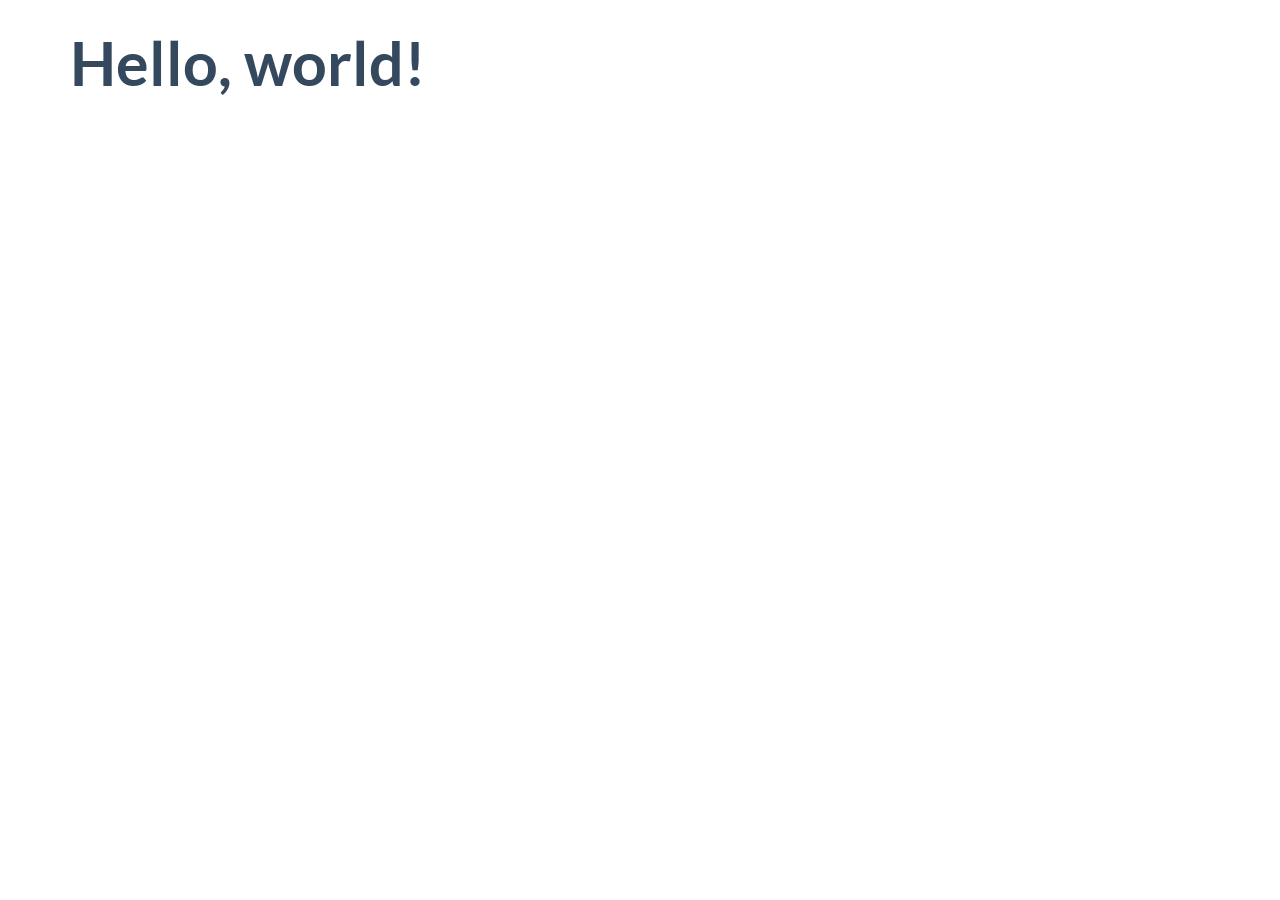
<file: bower_components/flat-ui/dist/index.html>
<!DOCTYPE html>
<html lang="en">
  <head>
    <meta charset="utf-8">
    <title>Flat UI Free 101 Template</title>
    <meta name="viewport" content="width=device-width, initial-scale=1.0">

    <!-- Loading Bootstrap -->
    <link href="../dist/css/vendor/bootstrap.min.css" rel="stylesheet">

    <!-- Loading Flat UI -->
    <link href="../dist/css/flat-ui.min.css" rel="stylesheet">

    <link rel="shortcut icon" href="img/favicon.ico">

    <!-- HTML5 shim, for IE6-8 support of HTML5 elements. All other JS at the end of file. -->
    <!--[if lt IE 9]>
      <script src="js/vendor/html5shiv.js"></script>
      <script src="js/vendor/respond.min.js"></script>
    <![endif]-->
  </head>
  <body>
    <div class="container">
        <h1>Hello, world!</h1>
    </div>
    <!-- /.container -->


    <!-- jQuery (necessary for Flat UI's JavaScript plugins) -->
    <script src="../dist/js/vendor/jquery.min.js"></script>
    <!-- Include all compiled plugins (below), or include individual files as needed -->
    <script src="../dist/js/vendor/video.js"></script>
    <script src="../dist/js/flat-ui.min.js"></script>

  </body>
</html>
</file>
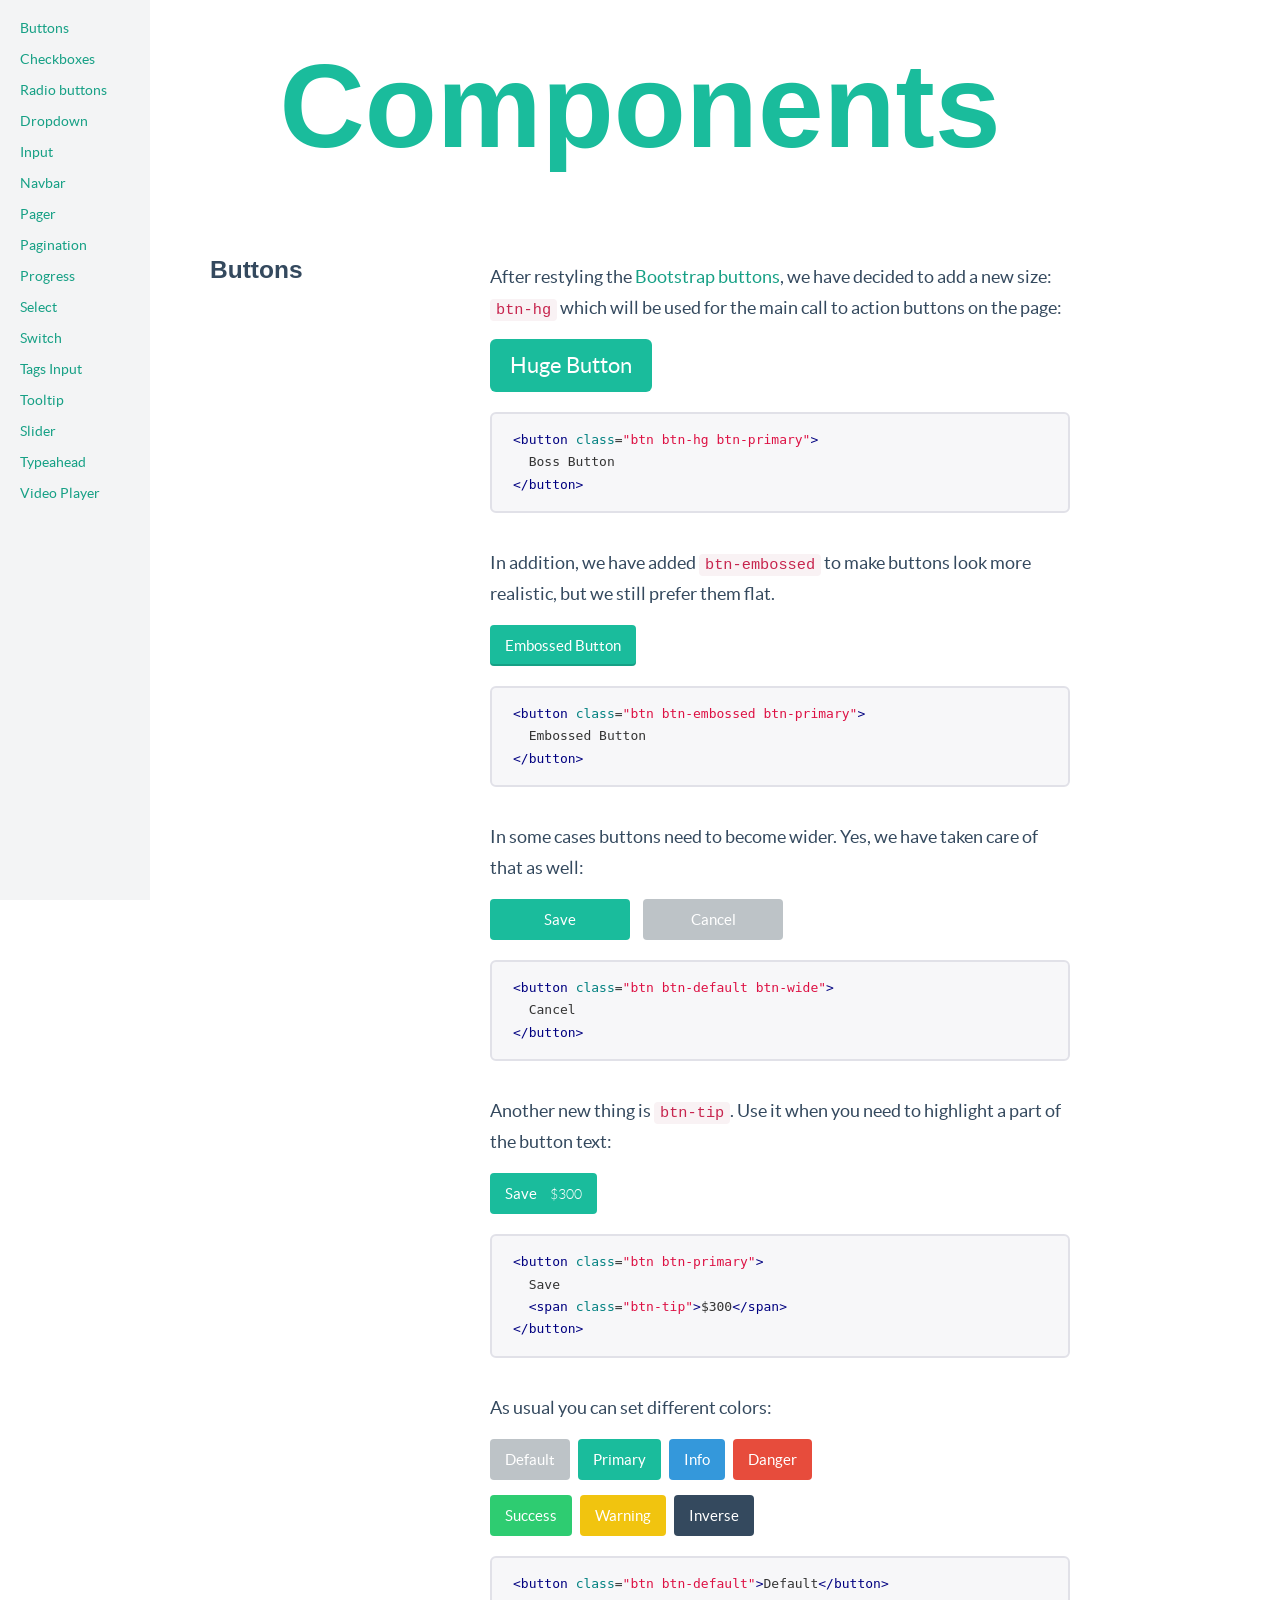
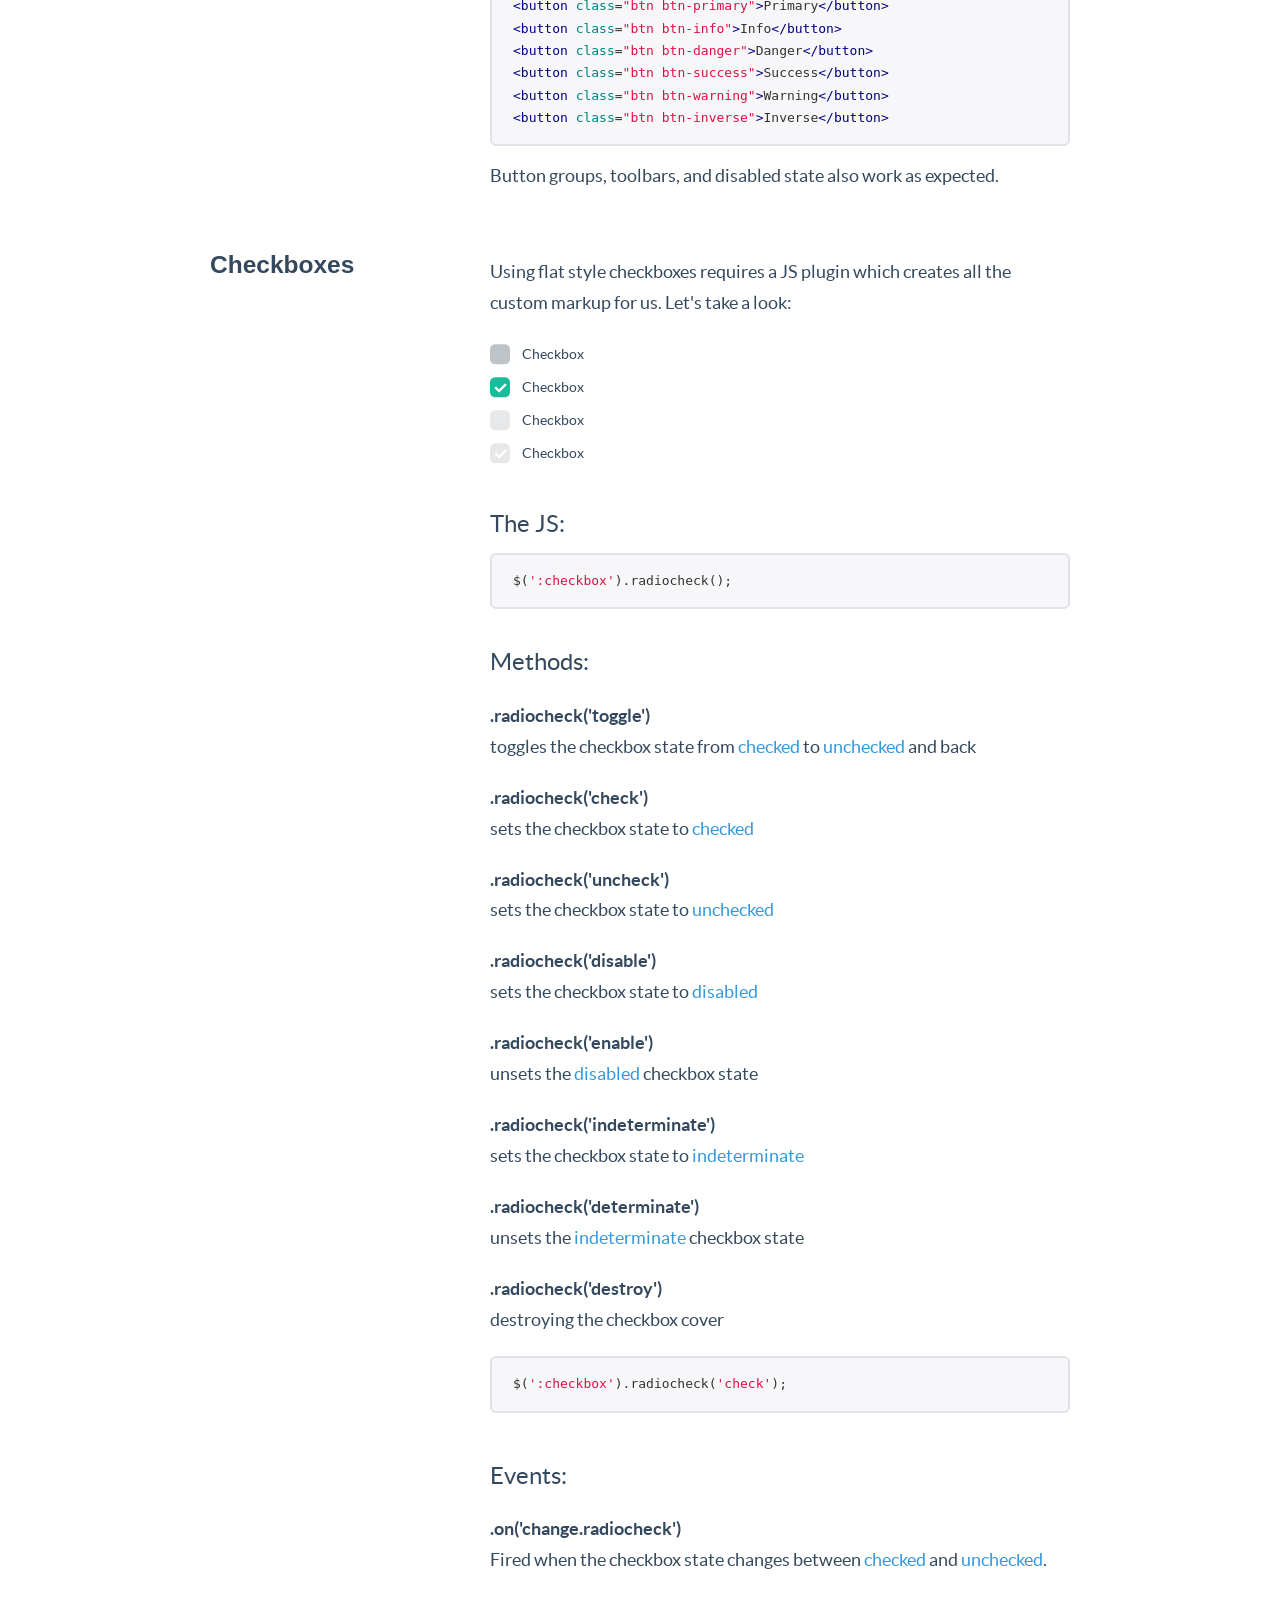
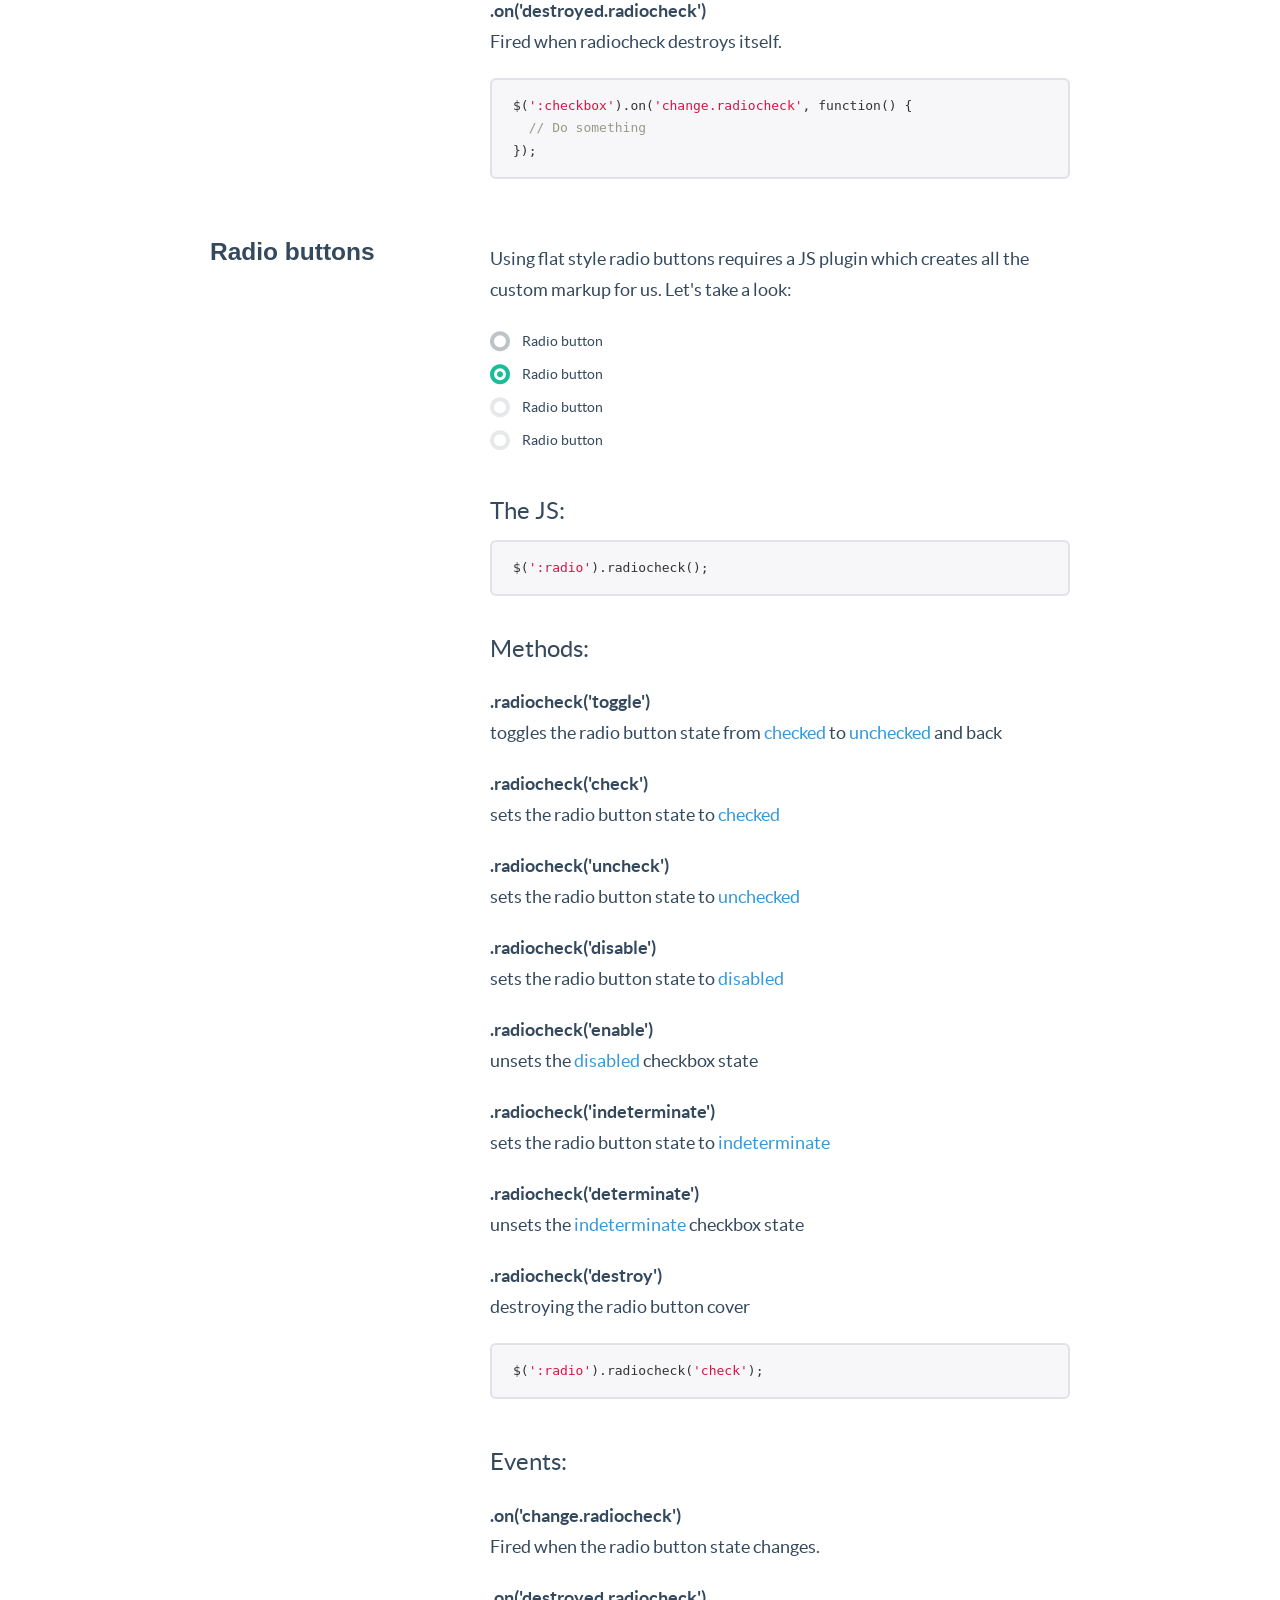
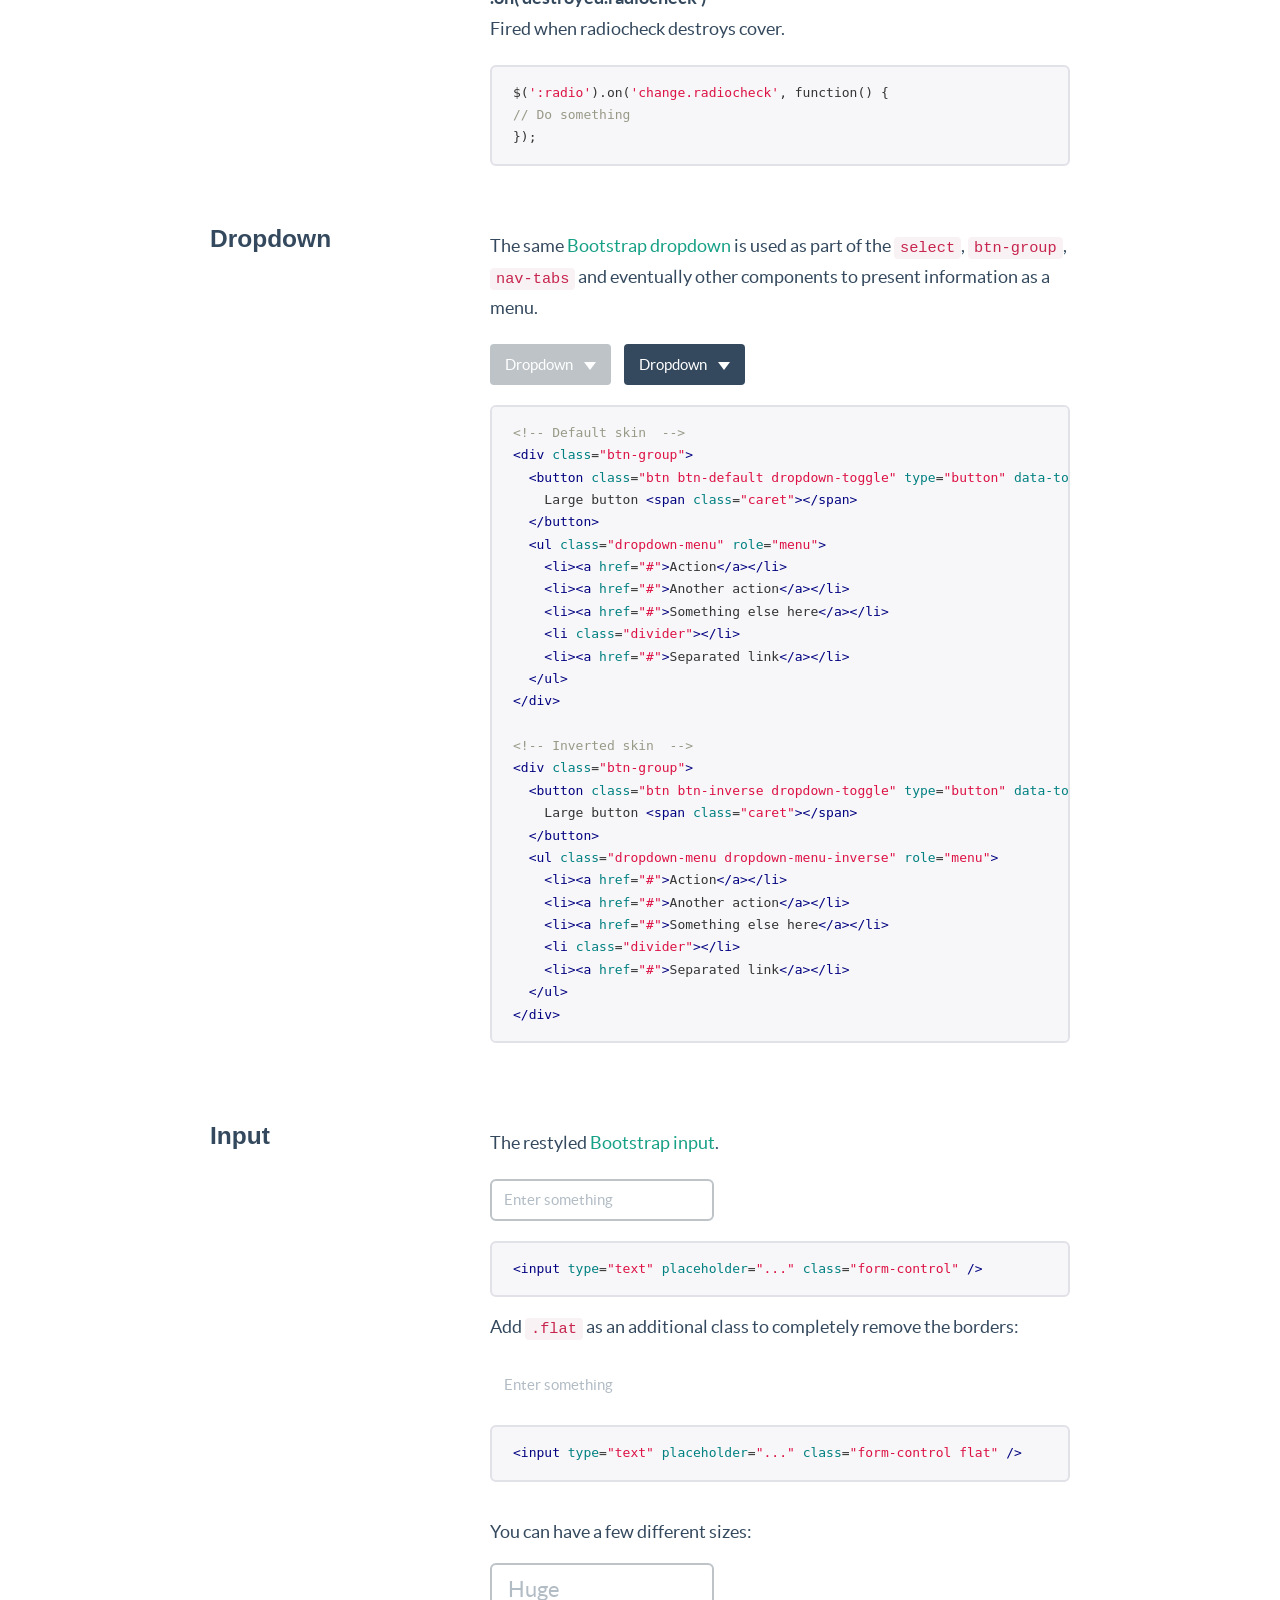
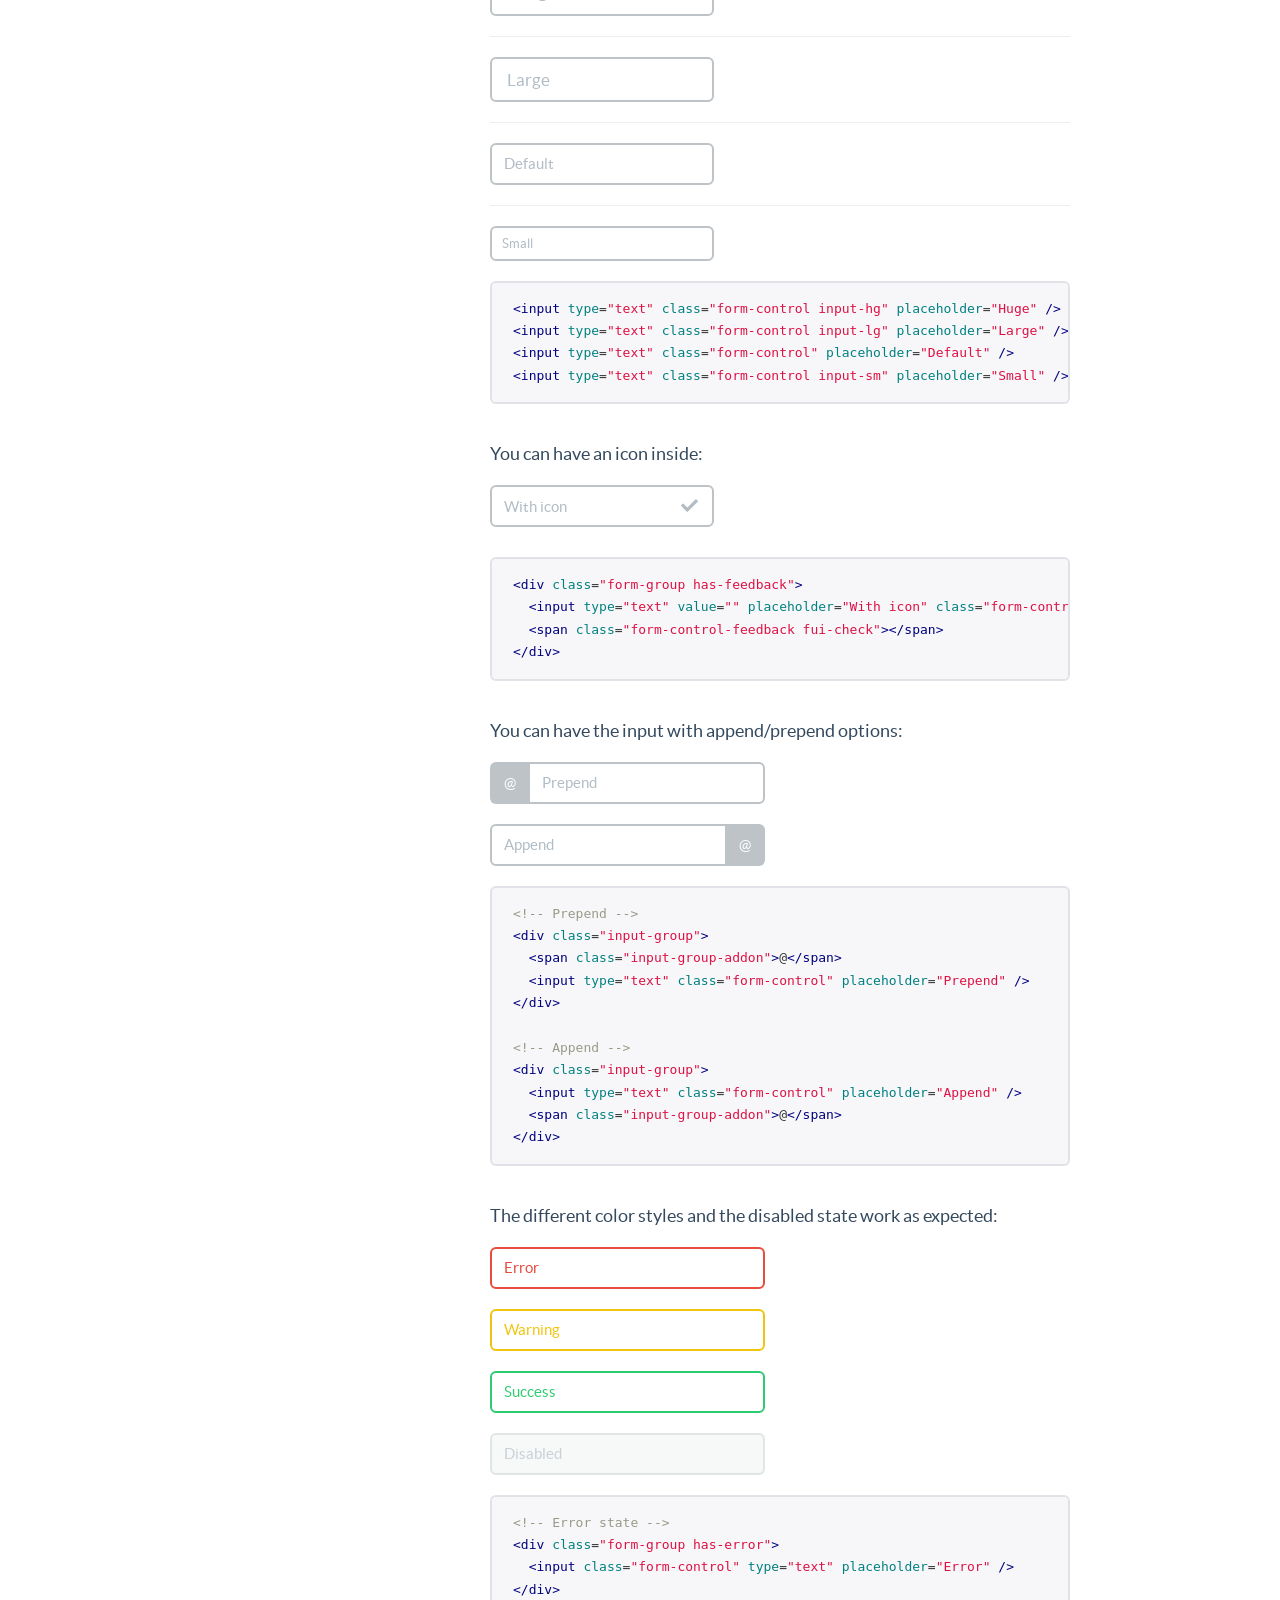
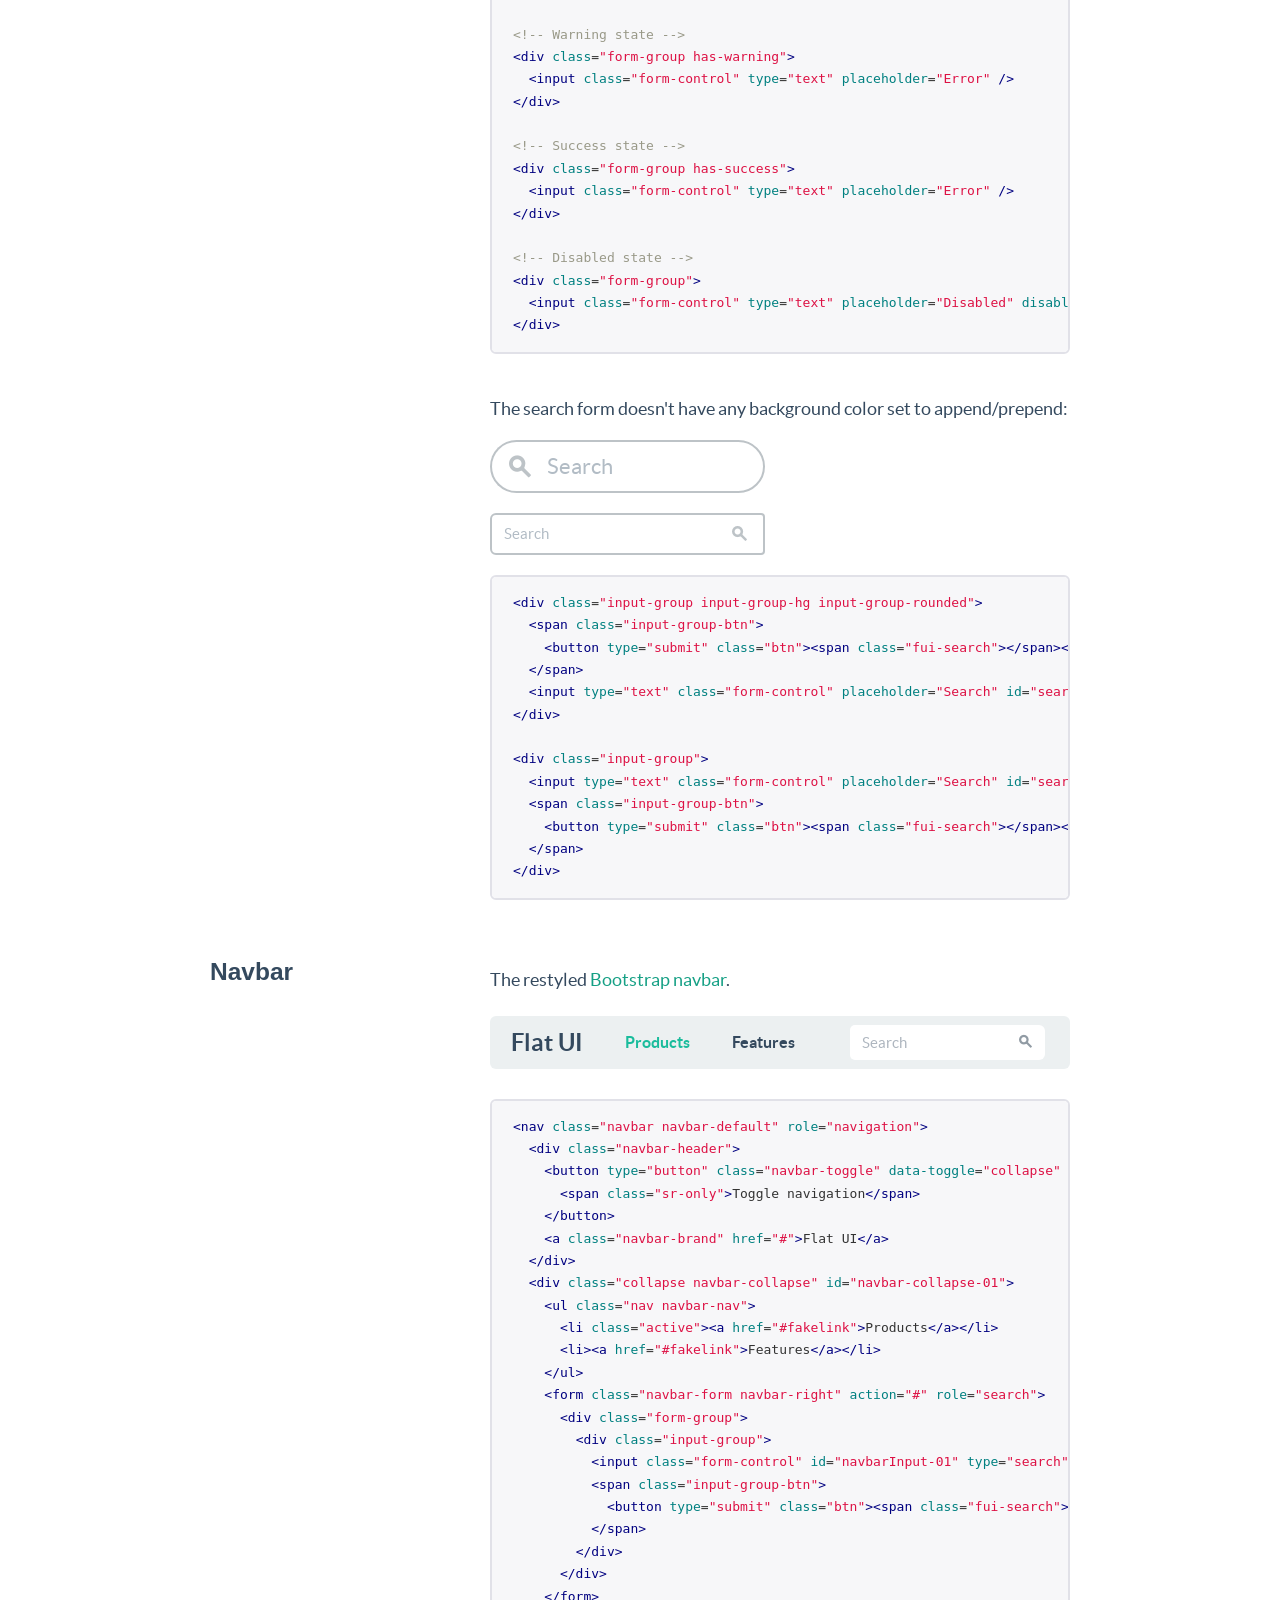
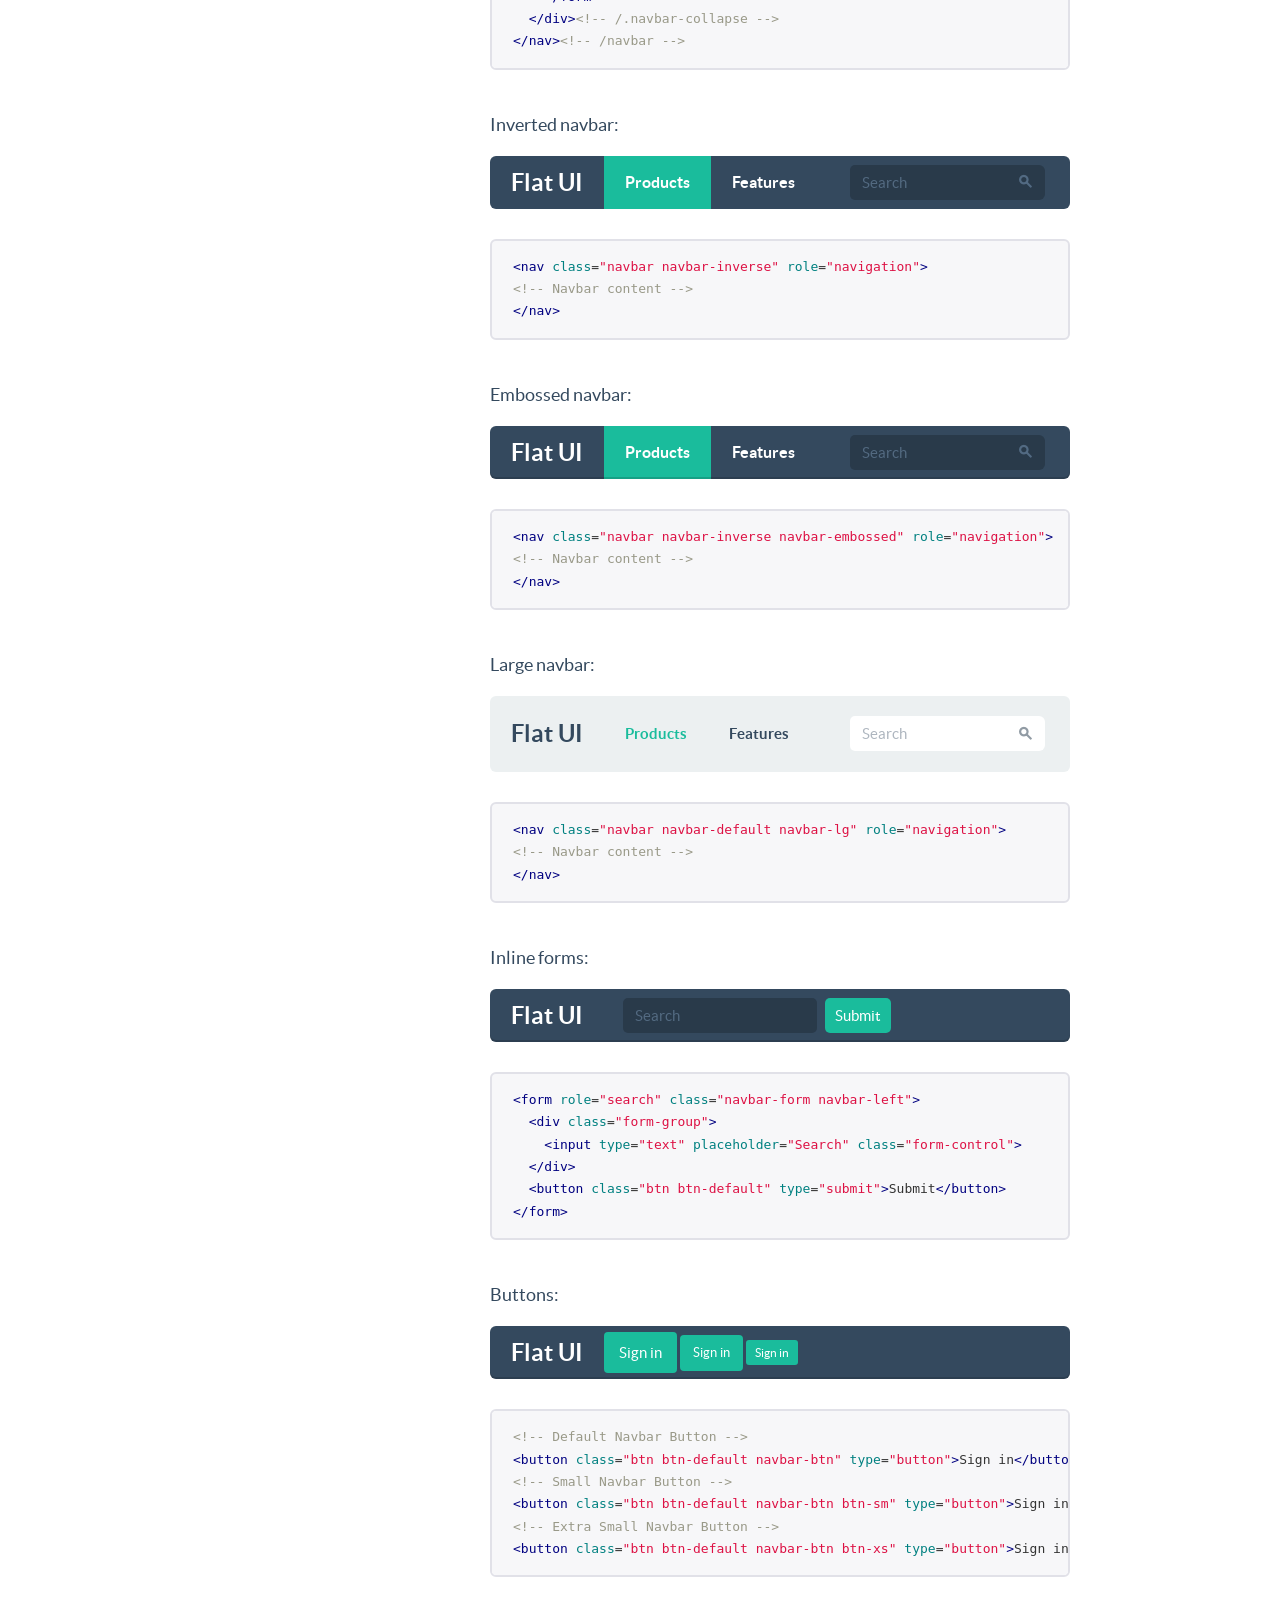
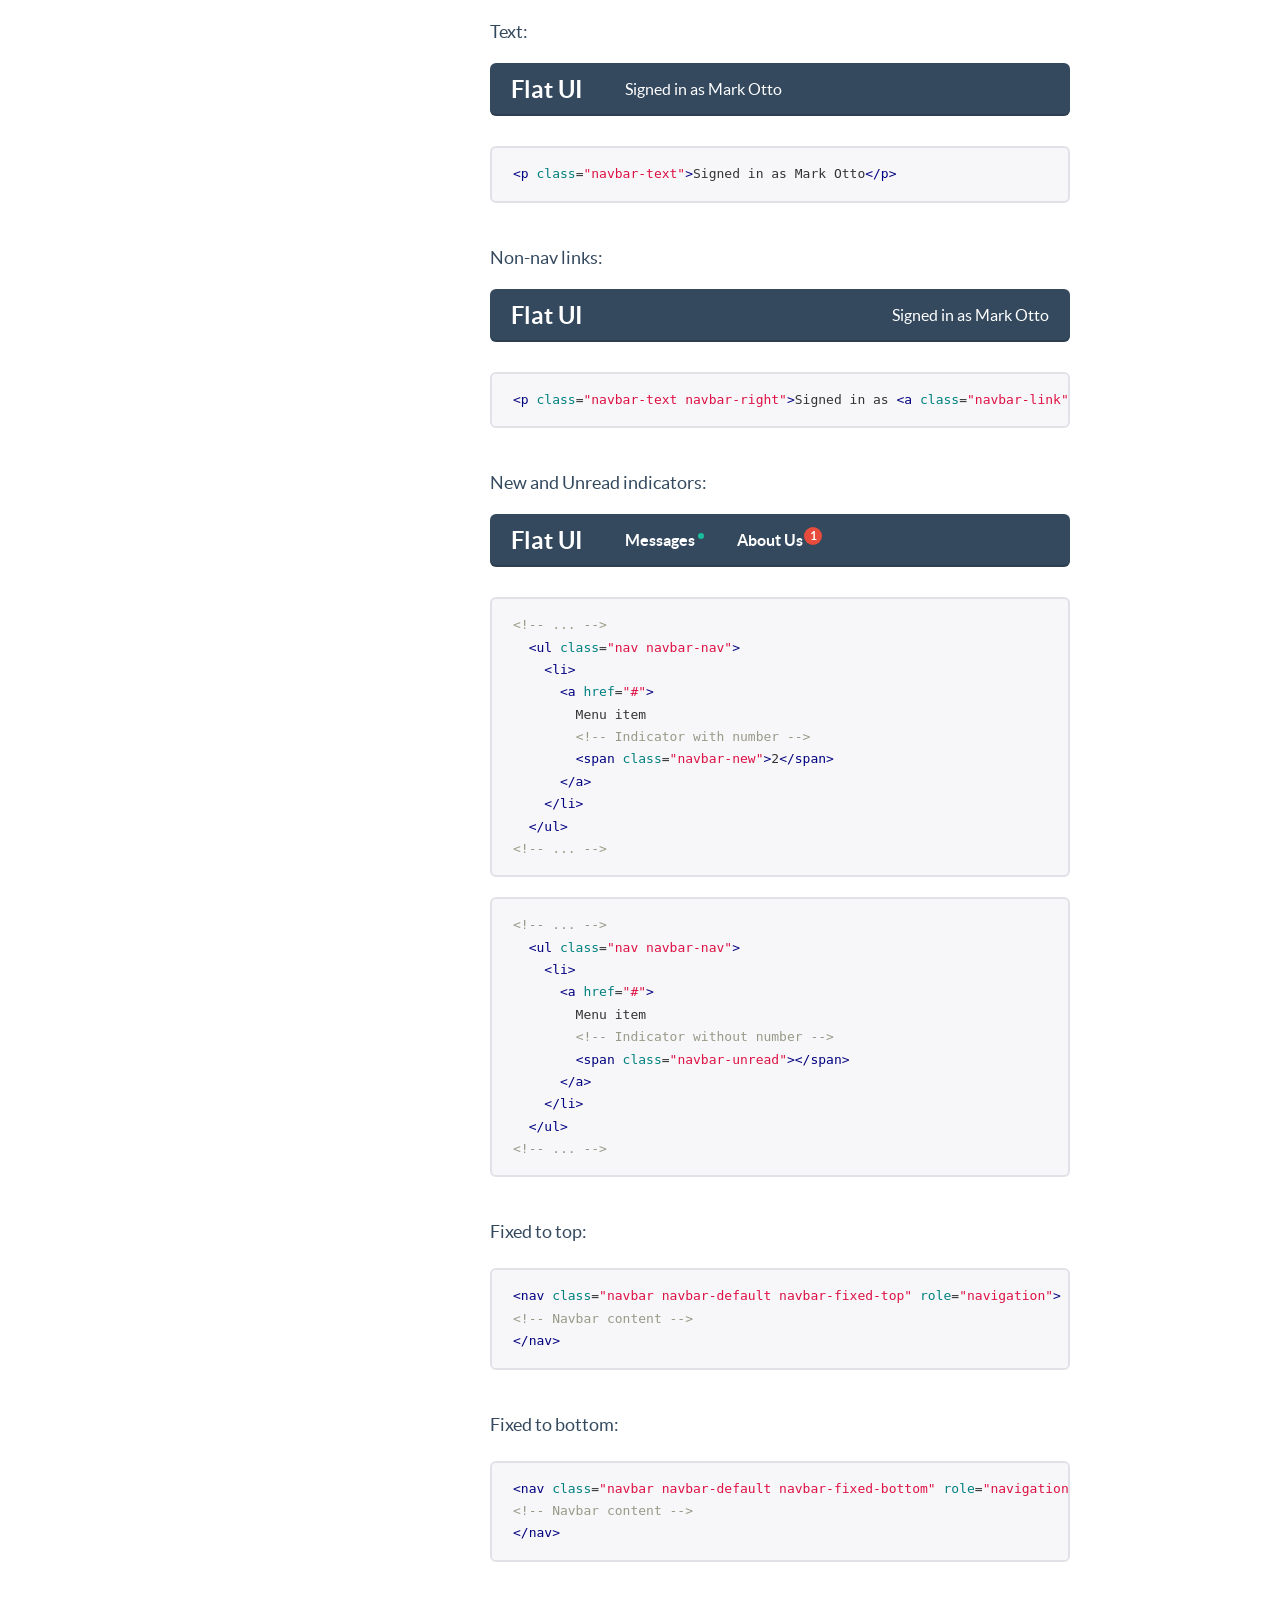
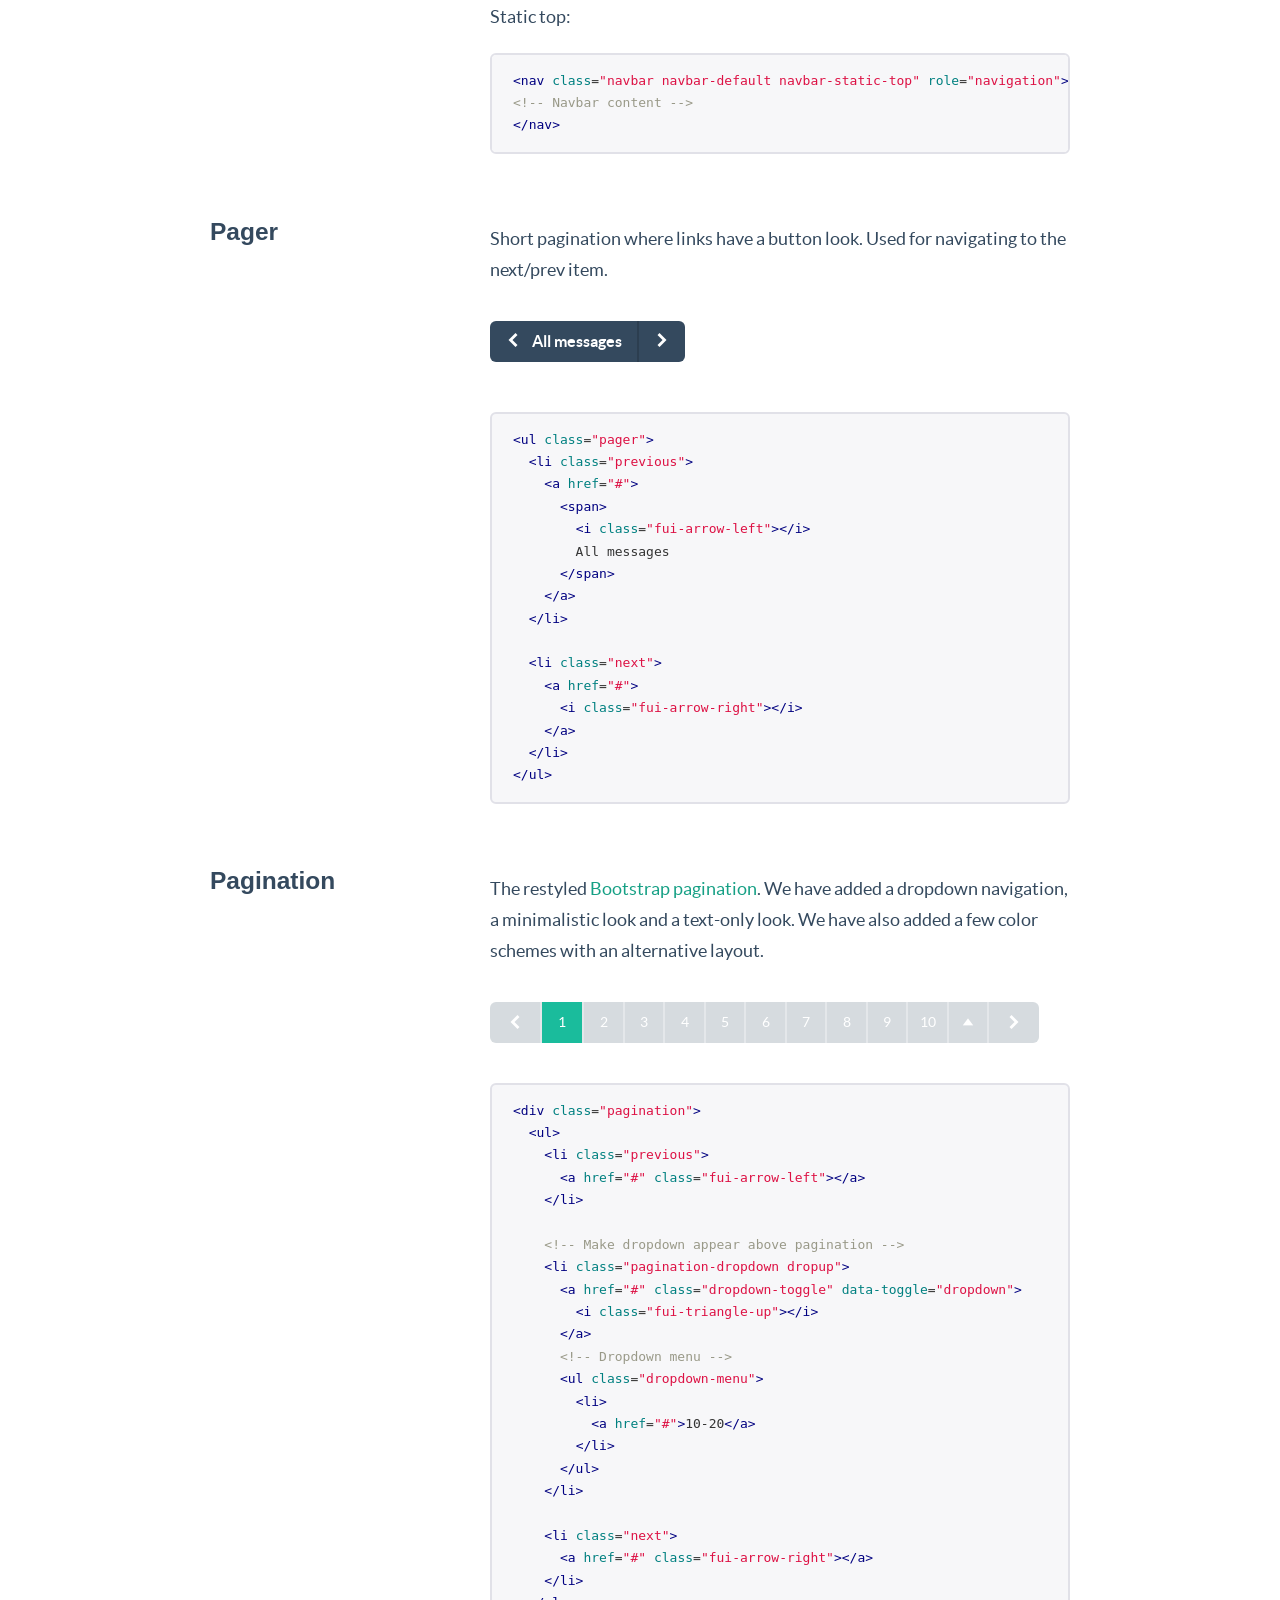
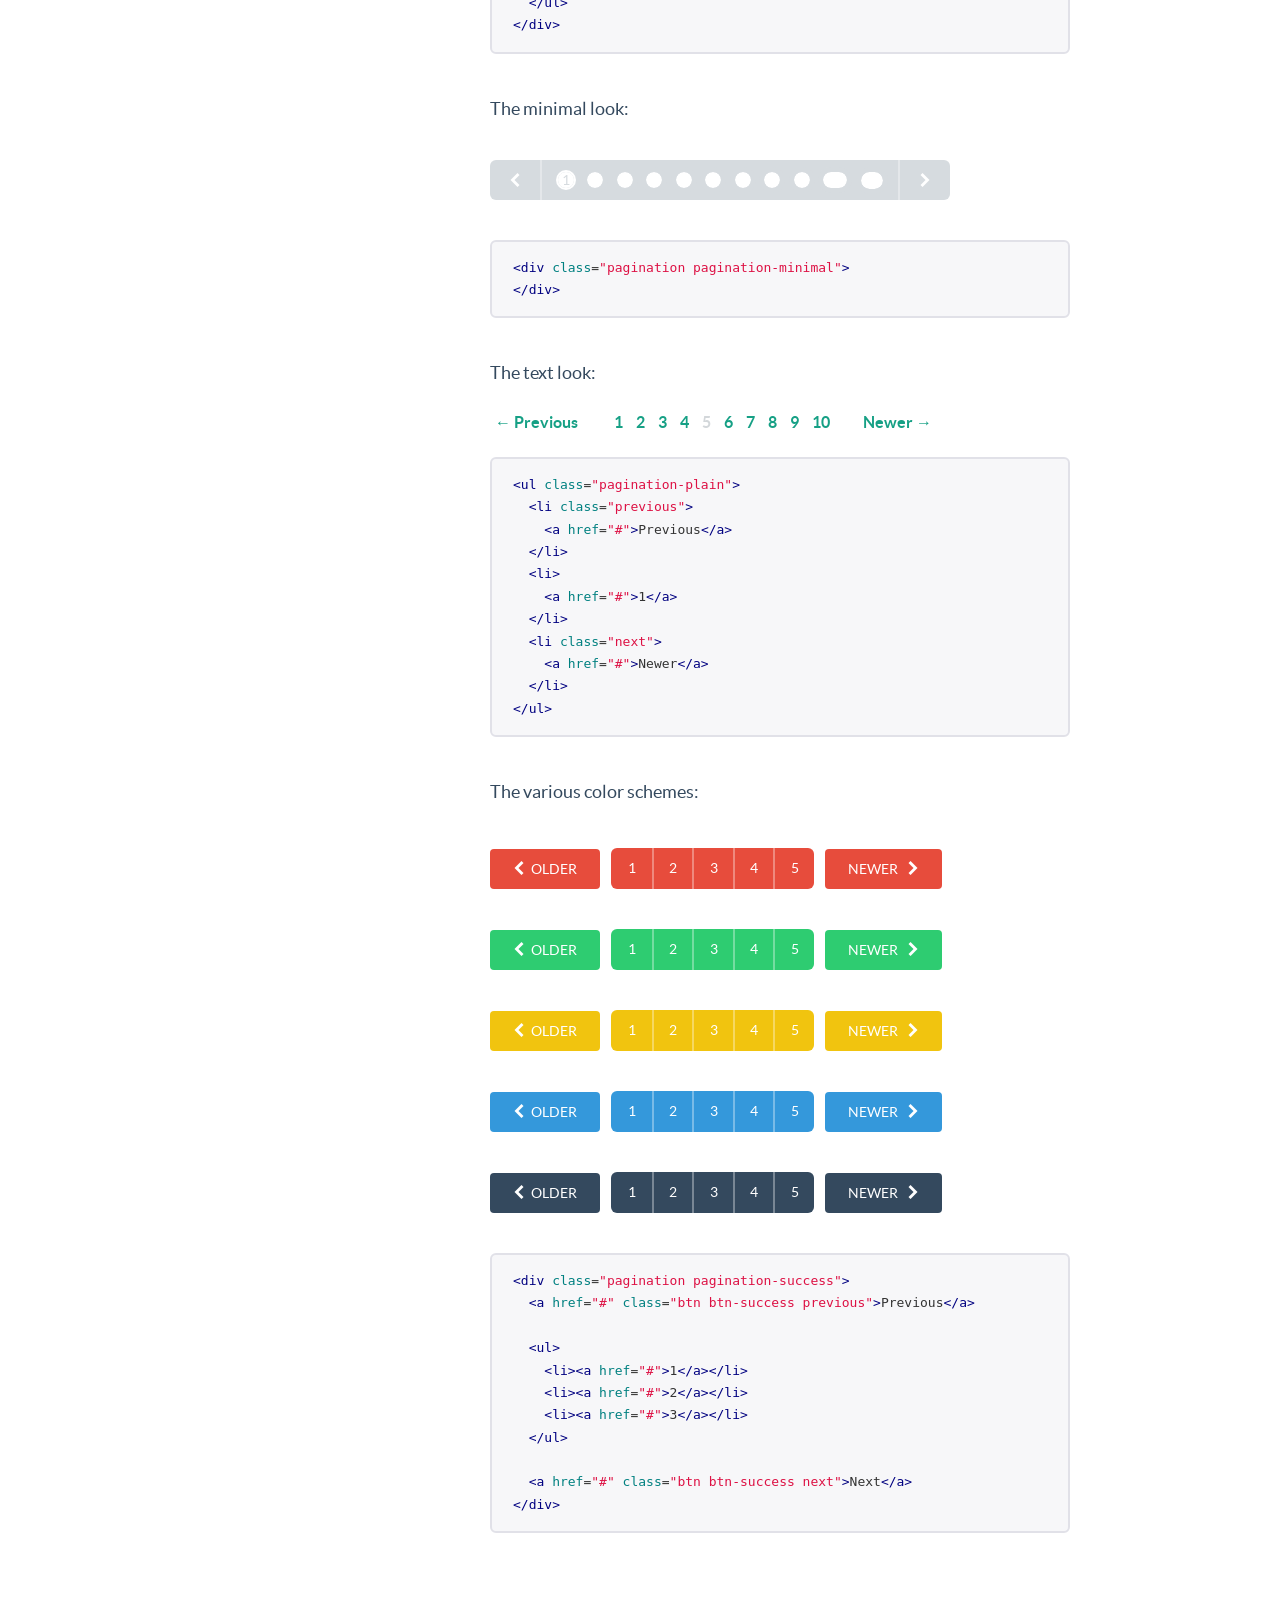
<file: bower_components/flat-ui/docs/components.html>
<!DOCTYPE html>
<html lang="en">
  <head>
    <meta charset="utf-8">
    <title>Components &middot; Flat UI Free</title>
    <meta name="viewport" content="width=device-width, initial-scale=1.0">

    <!-- Loading Bootstrap -->
    <link href="../dist/css/vendor/bootstrap.min.css" rel="stylesheet">

    <!-- Loading Flat UI -->
    <link href="../dist/css/flat-ui.min.css" rel="stylesheet">
    <link href="assets/css/docs.css" rel="stylesheet">

    <link rel="shortcut icon" href="../img/favicon.ico">

    <!-- HTML5 shim, for IE6-8 support of HTML5 elements. All other JS at the end of file. -->
    <!--[if lt IE 9]>
      <script src="../dist/js/vendor/html5shiv.js"></script>
      <script src="../dist/js/vendor/respond.min.js"></script>
    <![endif]-->
  </head>
  <body>
    <ul class="demo-sidebar hide-on-tablets">
      <li><a href="#fui-button">Buttons</a></li>
      <li><a href="#fui-checkbox">Checkboxes</a></li>
      <li><a href="#fui-radio">Radio buttons</a></li>
      <li><a href="#fui-dropdown">Dropdown</a></li>
      <li><a href="#fui-input">Input</a></li>
      <li><a href="#fui-navbar">Navbar</a></li>
      <li><a href="#fui-pager">Pager</a></li>
      <li><a href="#fui-pagination">Pagination</a></li>
      <li><a href="#fui-progress">Progress</a></li>
      <li><a href="#fui-select">Select</a></li>
      <li><a href="#fui-switch">Switch</a></li>
      <li><a href="#fui-tagsinput">Tags Input</a></li>
      <li><a href="#fui-tooltip">Tooltip</a></li>
      <li><a href="#fui-slider">Slider</a></li>
      <li><a href="#fui-typeahead">Typeahead</a></li>
      <li><a href="#fui-videoplayer">Video Player</a></li>
    </ul> <!-- /nav -->

		<h1 class="demo-headline">Components</h1>
    <div class="container">
    	<div id="fui-button"></div>

      <div class="demo-row">
        <div class="demo-title">
          <h3>Buttons</h3>
        </div>

        <div class="demo-content">
          <p>
            After restyling the <a href="http://getbootstrap.com/css/#buttons">Bootstrap buttons</a>, we have decided to add a new size: <code>btn-hg</code> which will be used for the main call to action buttons on the page:
          </p>
          <p class="mbl">
            <button class="btn btn-hg btn-primary">Huge Button</button>
          </p>
<pre class="prettyprint">
&lt;button class="btn btn-hg btn-primary"&gt;
  Boss Button
&lt;/button&gt;
</pre>

          <p class="ptl">
            In addition, we have added <code>btn-embossed</code> to make buttons look more realistic, but we still prefer them flat.
          </p>
          <p class="mbl">
            <button class="btn btn-embossed btn-primary">Embossed Button</button>
          </p>
<pre class="prettyprint">
&lt;button class="btn btn-embossed btn-primary"&gt;
  Embossed Button
&lt;/button&gt;
</pre>

          <p class="ptl">
            In some cases buttons need to become wider. Yes, we have taken care of that as well:
          </p>
          <p class="mbl">
            <button class="btn btn-wide btn-primary mrm">Save</button>
            <button class="btn btn-wide btn-default">Cancel</button>
          </p>
<pre class="prettyprint">
&lt;button class="btn btn-default btn-wide"&gt;
  Cancel
&lt;/button&gt;
</pre>

          <p class="ptl">
            Another new thing is <code>btn-tip</code>. Use it when you need to highlight a part of the button text:
          </p>
          <p class="mbl">
            <button class="btn btn-primary">
              Save
              <span class="btn-tip">$300</span>
            </button>
          </p>
<pre class="prettyprint">
&lt;button class="btn btn-primary"&gt;
  Save
  &lt;span class="btn-tip"&gt;$300&lt;/span&gt;
&lt;/button&gt;
</pre>

          <p class="ptl">
            As usual you can set different colors:
          </p>
          <p>
	          <button class="btn btn-default mrs">Default</button>
            <button class="btn btn-primary mrs">Primary</button>
            <button class="btn btn-info mrs">Info</button>
            <button class="btn btn-danger mrs">Danger</button>
          </p>
          <p class="mbl">
            <button class="btn btn-success mrs">Success</button>
            <button class="btn btn-warning mrs">Warning</button>
            <button class="btn btn-inverse mrs">Inverse</button>
          </p>
<pre class="prettyprint">
&lt;button class="btn btn-default"&gt;Default&lt;/button&gt;
&lt;button class="btn btn-primary"&gt;Primary&lt;/button&gt;
&lt;button class="btn btn-info"&gt;Info&lt;/button&gt;
&lt;button class="btn btn-danger"&gt;Danger&lt;/button&gt;
&lt;button class="btn btn-success"&gt;Success&lt;/button&gt;
&lt;button class="btn btn-warning"&gt;Warning&lt;/button&gt;
&lt;button class="btn btn-inverse"&gt;Inverse&lt;/button&gt;
</pre>

          <p>
            Button groups, toolbars, and disabled state also work as expected.
          </p>

          <div id="fui-checkbox"></div>
        </div>
      </div><!-- /.demo-row -->


      <div class="demo-row">
        <div class="demo-title">
          <h3>Checkboxes</h3>
        </div>

        <div class="demo-content">
          <p>
            Using flat style checkboxes requires a JS plugin which creates all the custom markup for us. Let's take a look:
          </p>
          <form action="#">
            <div class="row">
              <div class="col-md-6">
                <label class="checkbox" for="checkbox1">
                  <input type="checkbox" value="" id="checkbox1" data-toggle="checkbox">
                  Checkbox
                </label>
                <label class="checkbox" for="checkbox2">
                  <input type="checkbox" value="" id="checkbox2" checked="checked" data-toggle="checkbox">
                  Checkbox
                </label>
                <label class="checkbox" for="checkbox3">
                  <input type="checkbox" value="" id="checkbox3" data-toggle="checkbox" disabled="">
                  Checkbox
                </label>
                <label class="checkbox" for="checkbox4">
                  <input type="checkbox" value="" id="checkbox4" checked="checked" data-toggle="checkbox" disabled="">
                  Checkbox
                </label>
              </div>
            </div>
          </form>

          <h6 class="ptl">The JS:</h6>
<pre class="prettyprint">
$(':checkbox').radiocheck();
</pre>

          <div class="pvm">
            <h6>Methods:</h6>
          </div>
          <p class="mbl">
            <strong>.radiocheck('toggle')</strong>
            <br/>
            toggles the checkbox state from <span class="text-info">checked</span>
            to <span class="text-info">unchecked</span> and back
          </p>
          <p class="mbl">
            <strong>.radiocheck('check')</strong>
            <br/>
            sets the checkbox state to <span class="text-info">checked</span>
          </p>
          <p class="mbl">
            <strong>.radiocheck('uncheck')</strong>
            <br/>
            sets the checkbox state to <span class="text-info">unchecked</span>
          </p>
          <p class="mbl">
            <strong>.radiocheck('disable')</strong>
            <br/>
            sets the checkbox state to <span class="text-info">disabled</span>
          </p>
          <p class="mbl">
            <strong>.radiocheck('enable')</strong>
            <br/>
            unsets the <span class="text-info">disabled</span> checkbox state
          </p>
          <p class="mbl">
            <strong>.radiocheck('indeterminate')</strong>
            <br/>
            sets the checkbox state to <span class="text-info">indeterminate</span>
          </p>
          <p class="mbl">
            <strong>.radiocheck('determinate')</strong>
            <br/>
            unsets the <span class="text-info">indeterminate</span> checkbox state
          </p>
          <p class="mbl">
            <strong>.radiocheck('destroy')</strong>
            <br/>
            destroying the checkbox cover
          </p>
<pre class="prettyprint">
$(':checkbox').radiocheck('check');
</pre>

          <div class="pbm ptl">
            <h6>Events:</h6>
          </div>
          <p class="mbl">
            <strong>.on('change.radiocheck')</strong>
            <br/>
            Fired when the checkbox state changes between
            <span class="text-info">checked</span> and
            <span class="text-info">unchecked</span>.
          </p>
          <p class="mbl">
            <strong>.on('destroyed.radiocheck')</strong>
            <br/>
            Fired when radiocheck destroys itself.
          </p>
<pre class="prettyprint">
$(':checkbox').on('change.radiocheck', function() {
  // Do something
});
</pre>
          <div id="fui-radio"></div>
        </div> <!-- /.demo-content -->
      </div> <!-- /.demo-row -->


      <div class="demo-row">
        <div class="demo-title">
          <h3>Radio buttons</h3>
        </div>

        <div class="demo-content">
          <p>
            Using flat style radio buttons requires a JS plugin which creates all the custom markup for us. Let's take a look:
          </p>
          <form action="#">
            <div class="row">
              <div class="col-md-6">
                <label class="radio" for="radio1">
                  <input type="radio" name="optionsRadios1" value="" id="radio1" data-toggle="radio">
                  Radio button
                </label>
                <label class="radio" for="radio2">
                  <input type="radio" name="optionsRadios1" value="" id="radio2" data-toggle="radio" checked="checked" >
                  Radio button
                </label>
                <label class="radio" for="radio3">
                  <input type="radio" name="optionsRadios1" value="" id="radio3" data-toggle="radio" disabled="">
                  Radio button
                </label>
                <label class="radio" for="radio4">
                  <input type="radio" name="optionsRadios1" value="" id="radio4" data-toggle="radio" disabled="">
                  Radio button
                </label>
              </div>
            </div>
          </form>

          <h6 class="ptl">The JS:</h6>
<pre class="prettyprint">
$(':radio').radiocheck();
</pre>

          <div class="pvm">
            <h6>Methods:</h6>
          </div>
          <p class="mbl">
            <strong>.radiocheck('toggle')</strong>
            <br/>
            toggles the radio button state from <span class="text-info">checked</span>
            to <span class="text-info">unchecked</span> and back
          </p>
          <p class="mbl">
            <strong>.radiocheck('check')</strong>
            <br/>
            sets the radio button state to <span class="text-info">checked</span>
          </p>
          <p class="mbl">
            <strong>.radiocheck('uncheck')</strong>
            <br/>
            sets the radio button state to <span class="text-info">unchecked</span>
          </p>
          <p class="mbl">
            <strong>.radiocheck('disable')</strong>
            <br/>
            sets the radio button state to <span class="text-info">disabled</span>
          </p>
          <p class="mbl">
            <strong>.radiocheck('enable')</strong>
            <br/>
            unsets the <span class="text-info">disabled</span> checkbox state
          </p>
          <p class="mbl">
            <strong>.radiocheck('indeterminate')</strong>
            <br/>
            sets the radio button state to <span class="text-info">indeterminate</span>
          </p>
          <p class="mbl">
            <strong>.radiocheck('determinate')</strong>
            <br/>
            unsets the <span class="text-info">indeterminate</span> checkbox state
          </p>
          <p class="mbl">
            <strong>.radiocheck('destroy')</strong>
            <br/>
            destroying the radio button cover
          </p>
<pre class="prettyprint">
$(':radio').radiocheck('check');
</pre>

          <div class="pbm ptl">
            <h6>Events:</h6>
          </div>
          <p class="mbl">
            <strong>.on('change.radiocheck')</strong>
            <br/>
            Fired when the radio button state changes.
          </p>
          <p class="mbl">
            <strong>.on('destroyed.radiocheck')</strong>
            <br/>
            Fired when radiocheck destroys cover.
          </p>
<pre class="prettyprint">
$(':radio').on('change.radiocheck', function() {
// Do something
});
</pre>

          <div id="fui-dropdown"></div>
        </div> <!-- /.demo-content -->
      </div> <!-- /.demo-row -->
    </div><!-- /.container -->



    <div class="container">
      <div class="demo-row">
        <div class="demo-title">
          <h3>Dropdown</h3>
        </div>

        <div class="demo-content">
          <p class="mbl">
            The same <a href="http://getbootstrap.com/components/#dropdowns">Bootstrap dropdown</a> is used as part of the <code>select</code>, <code>btn-group</code>, <code>nav-tabs</code> and eventually other components to present information as a menu.
          </p>

          <div class="btn-group mrm">
            <button class="btn btn-default dropdown-toggle" type="button" data-toggle="dropdown">
              Dropdown <span class="caret"></span>
            </button>
            <ul class="dropdown-menu" role="menu">
              <li><a href="#">Action</a></li>
              <li><a href="#">Another action</a></li>
              <li><a href="#">Something else here</a></li>
              <li class="divider"></li>
              <li><a href="#">Separated link</a></li>
            </ul>
          </div>

          <div class="btn-group">
            <button class="btn btn-inverse dropdown-toggle" type="button" data-toggle="dropdown">
              Dropdown <span class="caret"></span>
            </button>
            <ul class="dropdown-menu dropdown-menu-inverse" role="menu">
              <li><a href="#">Action</a></li>
              <li><a href="#">Another action</a></li>
              <li><a href="#">Something else here</a></li>
              <li class="divider"></li>
              <li><a href="#">Separated link</a></li>
            </ul>
          </div>

          <div class="pvl">
<pre class="prettyprint">
&lt;!-- Default skin  --&gt;
&lt;div class="btn-group"&gt;
  &lt;button class="btn btn-default dropdown-toggle" type="button" data-toggle="dropdown"&gt;
    Large button &lt;span class="caret"&gt;&lt;/span&gt;
  &lt;/button&gt;
  &lt;ul class="dropdown-menu" role="menu"&gt;
    &lt;li&gt;&lt;a href="#"&gt;Action&lt;/a&gt;&lt;/li&gt;
    &lt;li&gt;&lt;a href="#"&gt;Another action&lt;/a&gt;&lt;/li&gt;
    &lt;li&gt;&lt;a href="#"&gt;Something else here&lt;/a&gt;&lt;/li&gt;
    &lt;li class="divider"&gt;&lt;/li&gt;
    &lt;li&gt;&lt;a href="#"&gt;Separated link&lt;/a&gt;&lt;/li&gt;
  &lt;/ul&gt;
&lt;/div&gt;

&lt;!-- Inverted skin  --&gt;
&lt;div class="btn-group"&gt;
  &lt;button class="btn btn-inverse dropdown-toggle" type="button" data-toggle="dropdown"&gt;
    Large button &lt;span class="caret"&gt;&lt;/span&gt;
  &lt;/button&gt;
  &lt;ul class="dropdown-menu dropdown-menu-inverse" role="menu"&gt;
    &lt;li&gt;&lt;a href="#"&gt;Action&lt;/a&gt;&lt;/li&gt;
    &lt;li&gt;&lt;a href="#"&gt;Another action&lt;/a&gt;&lt;/li&gt;
    &lt;li&gt;&lt;a href="#"&gt;Something else here&lt;/a&gt;&lt;/li&gt;
    &lt;li class="divider"&gt;&lt;/li&gt;
    &lt;li&gt;&lt;a href="#"&gt;Separated link&lt;/a&gt;&lt;/li&gt;
  &lt;/ul&gt;
&lt;/div&gt;
</pre>
          </div>

          <div id="fui-input"></div>
        </div> <!-- /.demo-content -->
      </div> <!-- /.demo-row -->

      <div class="demo-row">
        <div class="demo-title">
          <h3>Input</h3>
        </div>

        <div class="demo-content">
          <p class="mbl">
            The restyled <a href="http://getbootstrap.com/css/#forms">Bootstrap input</a>.
          </p>

          <div class="row">
            <div class="col-lg-5">
              <input type="text" value="" placeholder="Enter something" class="form-control" />
            </div>
          </div>

<pre class="prettyprint mtl">
&lt;input type="text" placeholder="..." class="form-control" /&gt;
</pre>

          <p class="mbl">Add <code>.flat</code> as an additional class to completely remove the borders:</p>

          <div class="row">
            <div class="col-lg-5">
              <input type="text" value="" placeholder="Enter something" class="form-control flat" />
            </div>
          </div>

<pre class="prettyprint mtl">
&lt;input type="text" placeholder="..." class="form-control flat" /&gt;
</pre>

          <p class="ptl">You can have a few different sizes:</p>
          <div class="row">
            <div class="col-lg-5">
              <input type="text" value="" placeholder="Huge" class="form-control input-hg" />
            </div>
          </div>
          <hr />
          <div class="row">
            <div class="col-lg-5">
              <input type="text" value="" placeholder="Large" class="form-control input-lg" />
            </div>
          </div>
          <hr />
          <div class="row">
            <div class="col-lg-5">
              <input type="text" value="" placeholder="Default" class="form-control" />
            </div>
          </div>
          <hr />
          <div class="row">
            <div class="col-lg-5">
              <input type="text" value="" placeholder="Small" class="form-control input-sm" />
            </div>
          </div>
<pre class="prettyprint mtl">
&lt;input type="text" class="form-control input-hg" placeholder="Huge" /&gt;
&lt;input type="text" class="form-control input-lg" placeholder="Large" /&gt;
&lt;input type="text" class="form-control" placeholder="Default" /&gt;
&lt;input type="text" class="form-control input-sm" placeholder="Small" /&gt;
</pre>

          <p class="ptl">You can have an icon inside:</p>
          <div class="row">
            <div class="col-lg-5">
              <div class="form-group has-feedback">
                <input type="text" value="" placeholder="With icon" class="form-control" />
                <span class="form-control-feedback fui-check"></span>
              </div>
            </div>
          </div>
<pre class="prettyprint mtm">
&lt;div class="form-group has-feedback"&gt;
  &lt;input type="text" value="" placeholder="With icon" class="form-control" /&gt;
  &lt;span class="form-control-feedback fui-check"&gt;&lt;/span&gt;
&lt;/div&gt;
</pre>

          <p class="ptl">You can have the input with append/prepend options:</p>
          <div class="row mbl">
            <div class="col-lg-6">
              <div class="input-group">
                <span class="input-group-addon">@</span>
                <input class="form-control" type="text" placeholder="Prepend" />
              </div>
            </div>
          </div>

          <div class="row mbl">
            <div class="col-lg-6">
              <div class="input-group">
                <input class="form-control" type="text" placeholder="Append" />
                <span class="input-group-addon">@</span>
              </div>
            </div>
          </div>
<pre class="prettyprint mtm">
&lt;!-- Prepend --&gt;
&lt;div class="input-group"&gt;
  &lt;span class="input-group-addon"&gt;@&lt;/span&gt;
  &lt;input type="text" class="form-control" placeholder="Prepend" /&gt;
&lt;/div&gt;

&lt;!-- Append --&gt;
&lt;div class="input-group"&gt;
  &lt;input type="text" class="form-control" placeholder="Append" /&gt;
  &lt;span class="input-group-addon"&gt;@&lt;/span&gt;
&lt;/div&gt;
</pre>

          <div class="ptl">
            <p>
              The different color styles and the disabled state work as expected:
            </p>
            <div class="row">
              <div class="col-lg-6">
                <div class="form-group has-error">
                  <input class="form-control" type="text" placeholder="Error" />
                </div>
              </div>
            </div>
            <div class="row">
              <div class="col-lg-6">
                <div class="form-group has-warning">
                  <input class="form-control" type="text" placeholder="Warning" />
                </div>
              </div>
            </div>
            <div class="row">
              <div class="col-lg-6">
                <div class="form-group has-success">
                  <input class="form-control" type="text" placeholder="Success" />
                </div>
              </div>
            </div>
            <div class="row">
              <div class="col-lg-6">
                <div class="form-group">
                  <input class="form-control" type="text" placeholder="Disabled" disabled />
                </div>
              </div>
            </div>
          </div>

<pre class="prettyprint">
&lt;!-- Error state --&gt;
&lt;div class="form-group has-error"&gt;
  &lt;input class="form-control" type="text" placeholder="Error" /&gt;
&lt;/div&gt;

&lt;!-- Warning state --&gt;
&lt;div class="form-group has-warning"&gt;
  &lt;input class="form-control" type="text" placeholder="Error" /&gt;
&lt;/div&gt;

&lt;!-- Success state --&gt;
&lt;div class="form-group has-success"&gt;
  &lt;input class="form-control" type="text" placeholder="Error" /&gt;
&lt;/div&gt;

&lt;!-- Disabled state --&gt;
&lt;div class="form-group"&gt;
  &lt;input class="form-control" type="text" placeholder="Disabled" disabled /&gt;
&lt;/div&gt;
</pre>

          <p class="ptl mtl">
            The search form doesn't have any background color set to append/prepend:
          </p>
          <div class="row">
            <div class="col-lg-6">
              <div class="form-group">
                <div class="input-group input-group-hg input-group-rounded">
                  <span class="input-group-btn">
                    <button type="submit" class="btn"><span class="fui-search"></span></button>
                  </span>
                  <input type="text" class="form-control" placeholder="Search" id="search-query-2">
                </div>
              </div>
            </div>
          </div>

          <div class="row">
            <div class="col-lg-6">
              <div class="form-group">
                <div class="input-group">
                  <input type="text" class="form-control" placeholder="Search" id="search-query-3">
                  <span class="input-group-btn">
                    <button type="submit" class="btn"><span class="fui-search"></span></button>
                  </span>
                </div>
              </div>
            </div>
          </div>

<pre class="prettyprint">
&lt;div class="input-group input-group-hg input-group-rounded"&gt;
  &lt;span class="input-group-btn"&gt;
    &lt;button type="submit" class="btn"&gt;&lt;span class="fui-search"&gt;&lt;/span&gt;&lt;/button&gt;
  &lt;/span&gt;
  &lt;input type="text" class="form-control" placeholder="Search" id="search-query-2"&gt;
&lt;/div&gt;

&lt;div class="input-group"&gt;
  &lt;input type="text" class="form-control" placeholder="Search" id="search-query-3"&gt;
  &lt;span class="input-group-btn"&gt;
    &lt;button type="submit" class="btn"&gt;&lt;span class="fui-search"&gt;&lt;/span&gt;&lt;/button&gt;
  &lt;/span&gt;
&lt;/div&gt;
</pre>

          <div id="fui-navbar"></div>
        </div> <!-- /.demo-content -->
      </div> <!-- /.demo-row -->

      <div class="demo-row">
        <div class="demo-title">
          <h3>Navbar</h3>
        </div>
        <div class="demo-content">
          <p class="mbl">
            The restyled <a href="http://getbootstrap.com/components/#navbar">Bootstrap navbar</a>.
          </p>

          <nav class="navbar navbar-default" role="navigation">
            <div class="navbar-header">
              <button type="button" class="navbar-toggle" data-toggle="collapse" data-target="#navbar-collapse-01">
                <span class="sr-only">Toggle navigation</span>
              </button>
              <a class="navbar-brand" href="#">Flat UI</a>
            </div>
            <div class="collapse navbar-collapse" id="navbar-collapse-01">
              <ul class="nav navbar-nav">
                <li class="active"><a href="#fakelink">Products</a></li>
                <li><a href="#fakelink">Features</a></li>
               </ul>
              <form class="navbar-form navbar-right" action="#" role="search">
                <div class="form-group">
                  <div class="input-group">
                    <input class="form-control" id="navbarInput-01" type="search" placeholder="Search">
                    <span class="input-group-btn">
                      <button type="submit" class="btn"><span class="fui-search"></span></button>
                    </span>
                  </div>
                </div>
              </form>
            </div><!-- /.navbar-collapse -->
          </nav><!-- /navbar -->

<pre class="prettyprint mvl">
&lt;nav class="navbar navbar-default" role="navigation"&gt;
  &lt;div class="navbar-header"&gt;
    &lt;button type="button" class="navbar-toggle" data-toggle="collapse" data-target="#navbar-collapse-01"&gt;
      &lt;span class="sr-only"&gt;Toggle navigation&lt;/span&gt;
    &lt;/button&gt;
    &lt;a class="navbar-brand" href="#"&gt;Flat UI&lt;/a&gt;
  &lt;/div&gt;
  &lt;div class="collapse navbar-collapse" id="navbar-collapse-01"&gt;
    &lt;ul class="nav navbar-nav"&gt;
      &lt;li class="active"&gt;&lt;a href="#fakelink"&gt;Products&lt;/a&gt;&lt;/li&gt;
      &lt;li&gt;&lt;a href="#fakelink"&gt;Features&lt;/a&gt;&lt;/li&gt;
    &lt;/ul&gt;
    &lt;form class="navbar-form navbar-right" action="#" role="search"&gt;
      &lt;div class="form-group"&gt;
        &lt;div class="input-group"&gt;
          &lt;input class="form-control" id="navbarInput-01" type="search" placeholder="Search"&gt;
          &lt;span class="input-group-btn"&gt;
            &lt;button type="submit" class="btn"&gt;&lt;span class="fui-search"&gt;&lt;/span&gt;&lt;/button&gt;
          &lt;/span&gt;
        &lt;/div&gt;
      &lt;/div&gt;
    &lt;/form&gt;
  &lt;/div>&lt;!-- /.navbar-collapse --&gt;
&lt;/nav>&lt;!-- /navbar --&gt;
</pre>

        <p class="ptl">Inverted navbar:</p>
        <nav class="navbar navbar-inverse" role="navigation">
          <div class="navbar-header">
            <button type="button" class="navbar-toggle" data-toggle="collapse" data-target="#navbar-collapse-02">
              <span class="sr-only">Toggle navigation</span>
            </button>
            <a class="navbar-brand" href="#">Flat UI</a>
          </div>
          <div class="collapse navbar-collapse" id="navbar-collapse-02">
            <ul class="nav navbar-nav">
              <li class="active"><a href="#fakelink">Products</a></li>
              <li><a href="#fakelink">Features</a></li>
             </ul>
            <form class="navbar-form navbar-right" action="#" role="search">
              <div class="form-group">
                <div class="input-group">
                  <input class="form-control" id="navbarInput-02" type="search" placeholder="Search">
                  <span class="input-group-btn">
                    <button type="submit" class="btn"><span class="fui-search"></span></button>
                  </span>
                </div>
              </div>
            </form>
          </div><!-- /.navbar-collapse -->
        </nav><!-- /navbar -->

<pre class="prettyprint mvl">
&lt;nav class="navbar navbar-inverse" role="navigation"&gt;
&lt;!-- Navbar content --&gt;
&lt;/nav&gt;
</pre>


        <p class="ptl">Embossed navbar:</p>
        <nav class="navbar navbar-inverse navbar-embossed" role="navigation">
          <div class="navbar-header">
            <button type="button" class="navbar-toggle" data-toggle="collapse" data-target="#navbar-collapse-03">
              <span class="sr-only">Toggle navigation</span>
            </button>
            <a class="navbar-brand" href="#">Flat UI</a>
          </div>
          <div class="collapse navbar-collapse" id="navbar-collapse-03">
            <ul class="nav navbar-nav">
              <li class="active"><a href="#fakelink">Products</a></li>
              <li><a href="#fakelink">Features</a></li>
             </ul>
            <form class="navbar-form navbar-right" action="#" role="search">
              <div class="form-group">
                <div class="input-group">
                  <input class="form-control" id="navbarInput-03" type="search" placeholder="Search">
                  <span class="input-group-btn">
                    <button type="submit" class="btn"><span class="fui-search"></span></button>
                  </span>
                </div>
              </div>
            </form>
          </div><!-- /.navbar-collapse -->
        </nav><!-- /navbar -->

<pre class="prettyprint mvl">
&lt;nav class="navbar navbar-inverse navbar-embossed" role="navigation"&gt;
&lt;!-- Navbar content --&gt;
&lt;/nav&gt;
</pre>

        <p class="ptl">Large navbar:</p>
        <nav class="navbar navbar-default navbar-lg" role="navigation">
          <div class="navbar-header">
            <button type="button" class="navbar-toggle" data-toggle="collapse" data-target="#navbar-collapse-04">
              <span class="sr-only">Toggle navigation</span>
            </button>
            <a class="navbar-brand" href="#">Flat UI</a>
          </div>
          <div class="collapse navbar-collapse" id="navbar-collapse-04">
            <ul class="nav navbar-nav">
              <li class="active"><a href="#fakelink">Products</a></li>
              <li><a href="#fakelink">Features</a></li>
             </ul>
            <form class="navbar-form navbar-right" action="#" role="search">
              <div class="form-group">
                <div class="input-group">
                  <input class="form-control" id="navbarInput-04" type="search" placeholder="Search">
                  <span class="input-group-btn">
                    <button type="submit" class="btn"><span class="fui-search"></span></button>
                  </span>
                </div>
              </div>
            </form>
          </div><!-- /.navbar-collapse -->
        </nav><!-- /navbar -->

<pre class="prettyprint mvl">
&lt;nav class="navbar navbar-default navbar-lg" role="navigation"&gt;
&lt;!-- Navbar content --&gt;
&lt;/nav&gt;
</pre>

        <p class="ptl">Inline forms:</p>
        <nav role="navigation" class="navbar navbar-inverse navbar-embossed">
          <div class="navbar-header">
            <button data-target="#navbar-collapse-05" data-toggle="collapse" class="navbar-toggle" type="button">
              <span class="sr-only">Toggle navigation</span>
            </button>
            <a href="#" class="navbar-brand">Flat UI</a>
          </div>
          <div id="navbar-collapse-05" class="collapse navbar-collapse">
            <form role="search" class="navbar-form navbar-left">
              <div class="form-group">
                <input type="text" placeholder="Search" class="form-control">
              </div>
              <button class="btn btn-default" type="submit">Submit</button>
            </form>
          </div>
        </nav>

<pre class="prettyprint mvl">
&lt;form role="search" class="navbar-form navbar-left"&gt;
  &lt;div class="form-group"&gt;
    &lt;input type="text" placeholder="Search" class="form-control"&gt;
  &lt;/div&gt;
  &lt;button class="btn btn-default" type="submit"&gt;Submit&lt;/button&gt;
&lt;/form&gt;
</pre>

        <p class="ptl">Buttons:</p>
        <nav role="navigation" class="navbar navbar-inverse navbar-embossed">
          <div class="navbar-header">
            <button data-target="#navbar-collapse-06" data-toggle="collapse" class="navbar-toggle" type="button">
            </button>
            <a href="#" class="navbar-brand">Flat UI</a>
          </div>
          <div id="navbar-collapse-06" class="collapse navbar-collapse">
            <button class="btn btn-default navbar-btn" type="button">Sign in</button>
            <button class="btn btn-default navbar-btn btn-sm" type="button">Sign in</button>
            <button class="btn btn-default navbar-btn btn-xs" type="button">Sign in</button>
          </div>
        </nav>

<pre class="prettyprint mvl">
&lt;!-- Default Navbar Button --&gt;
&lt;button class="btn btn-default navbar-btn" type="button"&gt;Sign in&lt;/button&gt;
&lt;!-- Small Navbar Button --&gt;
&lt;button class="btn btn-default navbar-btn btn-sm" type="button"&gt;Sign in&lt;/button&gt;
&lt;!-- Extra Small Navbar Button --&gt;
&lt;button class="btn btn-default navbar-btn btn-xs" type="button"&gt;Sign in&lt;/button&gt;
</pre>

        <p class="ptl">Text:</p>
        <nav role="navigation" class="navbar navbar-inverse navbar-embossed">
          <div class="navbar-header">
            <button data-target="#navbar-collapse-07" data-toggle="collapse" class="navbar-toggle" type="button">
            </button>
            <a href="#" class="navbar-brand">Flat UI</a>
          </div>
          <div id="navbar-collapse-07" class="collapse navbar-collapse">
            <p class="navbar-text">Signed in as Mark Otto</p>
          </div>
        </nav>

<pre class="prettyprint mvl">
&lt;p class="navbar-text"&gt;Signed in as Mark Otto&lt;/p&gt;
</pre>

        <p class="ptl">Non-nav links:</p>
        <nav role="navigation" class="navbar navbar-inverse navbar-embossed">
          <div class="navbar-header">
            <button data-target="#navbar-collapse-08" data-toggle="collapse" class="navbar-toggle" type="button">
            </button>
            <a href="#" class="navbar-brand">Flat UI</a>
          </div>
          <div id="navbar-collapse-08" class="collapse navbar-collapse">
            <p class="navbar-text navbar-right">Signed in as <a class="navbar-link" href="#">Mark Otto</a></p>
          </div>
        </nav>

<pre class="prettyprint mvl">
&lt;p class="navbar-text navbar-right"&gt;Signed in as &lt;a class="navbar-link" href="#"&gt;Mark Otto&lt;/a&gt;&lt;/p&gt;
</pre>

          <p class="ptl">New and Unread indicators:</p>
          <nav class="navbar navbar-inverse navbar-embossed" role="navigation">
            <div class="navbar-header">
              <button type="button" class="navbar-toggle" data-toggle="collapse" data-target="#navbar-collapse-09">
                <span class="sr-only">Toggle navigation</span>
              </button>
              <a class="navbar-brand" href="#">Flat UI</a>
            </div>

            <div class="collapse navbar-collapse" id="#navbar-collapse-09">
              <ul class="nav navbar-nav">
                <li><a href="#">Messages<span class="navbar-unread">1</span></a></li>
                <li><a href="#">About Us<span class="navbar-new">1</span></a></li>
               </ul>
            </div><!-- /.navbar-collapse -->
          </nav><!-- /navbar -->

<pre class="prettyprint mvl">
&lt;!-- ... --&gt;
  &lt;ul class="nav navbar-nav"&gt;
    &lt;li&gt;
      &lt;a href="#"&gt;
        Menu item
        &lt;!-- Indicator with number --&gt;
        &lt;span class="navbar-new"&gt;2&lt;/span&gt;
      &lt;/a&gt;
    &lt;/li&gt;
  &lt;/ul&gt;
&lt;!-- ... --&gt;
</pre>

<pre class="prettyprint mvl">
&lt;!-- ... --&gt;
  &lt;ul class="nav navbar-nav"&gt;
    &lt;li&gt;
      &lt;a href="#"&gt;
        Menu item
        &lt;!-- Indicator without number --&gt;
        &lt;span class="navbar-unread"&gt;&lt;/span&gt;
      &lt;/a&gt;
    &lt;/li&gt;
  &lt;/ul&gt;
&lt;!-- ... --&gt;
</pre>

          <p class="ptl">Fixed to top:</p>
<pre class="prettyprint mvl">
&lt;nav class="navbar navbar-default navbar-fixed-top" role="navigation"&gt;
&lt;!-- Navbar content --&gt;
&lt;/nav&gt;
</pre>

          <p class="ptl">Fixed to bottom:</p>
<pre class="prettyprint mvl">
&lt;nav class="navbar navbar-default navbar-fixed-bottom" role="navigation"&gt;
&lt;!-- Navbar content --&gt;
&lt;/nav&gt;
</pre>

          <p class="ptl">Static top:</p>
<pre class="prettyprint mvl">
&lt;nav class="navbar navbar-default navbar-static-top" role="navigation"&gt;
&lt;!-- Navbar content --&gt;
&lt;/nav&gt;
</pre>

          <div id="fui-pager"></div>
        </div> <!-- /.demo-content -->
      </div> <!-- /.demo-row -->


      <div class="demo-row">
        <div class="demo-title">
          <h3>Pager</h3>
        </div>
        <div class="demo-content">
          <p>
            Short pagination where links have a button look. Used for navigating to the next/prev item.
          </p>
          <ul class="pager">
            <li class="previous">
              <a href="#fakelink">
                <i class="fui-arrow-left"></i>
                <span>All messages</span>
              </a>
            </li>
            <li class="next">
              <a href="#fakelink">
                <i class="fui-arrow-right"></i>
              </a>
            </li>
          </ul>

<pre class="prettyprint mvl">
&lt;ul class="pager"&gt;
  &lt;li class="previous"&gt;
    &lt;a href="#"&gt;
      &lt;span&gt;
        &lt;i class="fui-arrow-left"&gt;&lt;/i&gt;
        All messages
      &lt;/span&gt;
    &lt;/a&gt;
  &lt;/li&gt;

  &lt;li class="next"&gt;
    &lt;a href="#"&gt;
      &lt;i class="fui-arrow-right"&gt;&lt;/i&gt;
    &lt;/a&gt;
  &lt;/li&gt;
&lt;/ul&gt;
</pre>
          <div id="fui-pagination"></div>
        </div> <!-- /.demo-content -->
      </div> <!-- /.demo-row -->


      <div class="demo-row">
        <div class="demo-title">
          <h3>Pagination</h3>
        </div>
        <div class="demo-content">
          <p>
            The restyled <a href="http://getbootstrap.com/components/#pagination">Bootstrap pagination</a>. We have added a dropdown navigation, a minimalistic look and a text-only look. We have also added a few color schemes with an alternative layout.
          </p>
          <div class="pagination">
            <ul>
              <li class="previous"><a href="#fakelink" class="fui-arrow-left"></a></li>
              <li class="active"><a href="#fakelink">1</a></li>
              <li><a href="#fakelink">2</a></li>
              <li><a href="#fakelink">3</a></li>
              <li><a href="#fakelink">4</a></li>
              <li><a href="#fakelink">5</a></li>
              <li><a href="#fakelink">6</a></li>
              <li><a href="#fakelink">7</a></li>
              <li><a href="#fakelink">8</a></li>
              <li><a href="#fakelink">9</a></li>
              <li><a href="#fakelink">10</a></li>
              <li class="pagination-dropdown dropup">
                <a href="#fakelink" class="dropdown-toggle" data-toggle="dropdown">
                  <i class="fui-triangle-up"></i>
                </a>
                <ul class="dropdown-menu">
                  <li><a href="#fakelink">10–20</a></li>
                  <li><a href="#fakelink">20–30</a></li>
                  <li><a href="#fakelink">40–50</a></li>
                </ul>
              </li>
              <li class="next"><a href="#fakelink" class="fui-arrow-right"></a></li>
            </ul>
          </div>

<pre class="prettyprint mvl">
&lt;div class="pagination"&gt;
  &lt;ul&gt;
    &lt;li class="previous"&gt;
      &lt;a href="#" class="fui-arrow-left"&gt;&lt;/a&gt;
    &lt;/li&gt;

    &lt;!-- Make dropdown appear above pagination --&gt;
    &lt;li class="pagination-dropdown dropup"&gt;
      &lt;a href="#" class="dropdown-toggle" data-toggle="dropdown"&gt;
        &lt;i class="fui-triangle-up"&gt;&lt;/i&gt;
      &lt;/a&gt;
      &lt;!-- Dropdown menu --&gt;
      &lt;ul class="dropdown-menu"&gt;
        &lt;li&gt;
          &lt;a href="#"&gt;10-20&lt;/a&gt;
        &lt;/li&gt;
      &lt;/ul&gt;
    &lt;/li&gt;

    &lt;li class="next"&gt;
      &lt;a href="#" class="fui-arrow-right"&gt;&lt;/a&gt;
    &lt;/li&gt;
  &lt;/ul&gt;
&lt;/div&gt;
</pre>

          <p class="mtl ptl">The minimal look:</p>
          <div class="pagination pagination-minimal">
            <ul>
              <li class="previous"><a href="#fakelink" class="fui-arrow-left"></a></li>
              <li class="active"><a href="#fakelink">1</a></li>
              <li><a href="#fakelink">2</a></li>
              <li><a href="#fakelink">3</a></li>
              <li><a href="#fakelink">4</a></li>
              <li><a href="#fakelink">5</a></li>
              <li><a href="#fakelink">6</a></li>
              <li><a href="#fakelink">7</a></li>
              <li><a href="#fakelink">8</a></li>
              <li><a href="#fakelink">9</a></li>
              <li><a href="#fakelink">10</a></li>
              <li class="pagination-dropdown dropup">
                <a href="#fakelink" class="dropdown-toggle" data-toggle="dropdown">
                  <i class="fui-triangle-up"></i>
                </a>
                <ul class="dropdown-menu">
                  <li><a href="#fakelink">10–20</a></li>
                  <li><a href="#fakelink">20–30</a></li>
                  <li><a href="#fakelink">40–50</a></li>
                </ul>
              </li>
              <li class="next"><a href="#fakelink" class="fui-arrow-right"></a></li>
            </ul>
          </div>

<pre class="prettyprint mvl">
&lt;div class="pagination pagination-minimal"&gt;
&lt;/div&gt;
</pre>

          <p class="mvl ptl">The text look:</p>
          <ul class="pagination-plain">
            <li class="previous"><a href="#fakelink">← Previous</a></li>
            <li><a href="#fakelink">1</a></li>
            <li><a href="#fakelink">2</a></li>
            <li><a href="#fakelink">3</a></li>
            <li><a href="#fakelink">4</a></li>
            <li class="active"><a href="#fakelink">5</a></li>
            <li><a href="#fakelink">6</a></li>
            <li><a href="#fakelink">7</a></li>
            <li><a href="#fakelink">8</a></li>
            <li><a href="#fakelink">9</a></li>
            <li><a href="#fakelink">10</a></li>
            <li class="next"><a href="#fakelink">Newer →</a></li>
          </ul>

<pre class="prettyprint mvl">
&lt;ul class="pagination-plain"&gt;
  &lt;li class="previous"&gt;
    &lt;a href="#"&gt;Previous&lt;/a&gt;
  &lt;/li&gt;
  &lt;li&gt;
    &lt;a href="#"&gt;1&lt;/a&gt;
  &lt;/li&gt;
  &lt;li class="next"&gt;
    &lt;a href="#"&gt;Newer&lt;/a&gt;
  &lt;/li&gt;
&lt;/ul&gt;
</pre>

          <p class="mvl ptl">The various color schemes:</p>
          <div class="pagination pagination-danger">
            <a href="#fakelink" class="btn btn-danger previous">
              <i class="fui-arrow-left"></i>
              OLDER
            </a>
            <ul>
              <li><a href="#fakelink">1</a></li>
              <li><a href="#fakelink">2</a></li>
              <li><a href="#fakelink">3</a></li>
              <li><a href="#fakelink">4</a></li>
              <li><a href="#fakelink">5</a></li>
            </ul>
            <a href="#fakelink" class="btn btn-danger next">
              NEWER
              <i class="fui-arrow-right"></i>
            </a>
          </div> <!-- /pagination -->

          <div class="pagination pagination-success">
            <a href="#fakelink" class="btn btn-success previous">
              <i class="fui-arrow-left"></i>
              OLDER
            </a>
            <ul>
              <li><a href="#fakelink">1</a></li>
              <li><a href="#fakelink">2</a></li>
              <li><a href="#fakelink">3</a></li>
              <li><a href="#fakelink">4</a></li>
              <li><a href="#fakelink">5</a></li>
            </ul>
            <a href="#fakelink" class="btn btn-success next">
              NEWER
              <i class="fui-arrow-right"></i>
            </a>
          </div> <!-- /pagination -->

          <div class="pagination pagination-warning">
            <a href="#fakelink" class="btn btn-warning previous">
              <i class="fui-arrow-left"></i>
              OLDER
            </a>
            <ul>
              <li><a href="#fakelink">1</a></li>
              <li><a href="#fakelink">2</a></li>
              <li><a href="#fakelink">3</a></li>
              <li><a href="#fakelink">4</a></li>
              <li><a href="#fakelink">5</a></li>
            </ul>
            <a href="#fakelink" class="btn btn-warning next">
              NEWER
              <i class="fui-arrow-right"></i>
            </a>
          </div>

          <div class="pagination pagination-info">
            <a href="#fakelink" class="btn btn-info previous">
              <i class="fui-arrow-left"></i>
              OLDER
            </a>
            <ul>
              <li><a href="#fakelink">1</a></li>
              <li><a href="#fakelink">2</a></li>
              <li><a href="#fakelink">3</a></li>
              <li><a href="#fakelink">4</a></li>
              <li><a href="#fakelink">5</a></li>
            </ul>
            <a href="#fakelink" class="btn btn-info next">
              NEWER
              <i class="fui-arrow-right"></i>
            </a>
          </div> <!-- /pagination -->

          <div class="pagination pagination-inverse">
            <a href="#fakelink" class="btn btn-inverse previous">
              <i class="fui-arrow-left"></i>
              OLDER
            </a>
            <ul>
              <li><a href="#fakelink">1</a></li>
              <li><a href="#fakelink">2</a></li>
              <li><a href="#fakelink">3</a></li>
              <li><a href="#fakelink">4</a></li>
              <li><a href="#fakelink">5</a></li>
            </ul>
            <a href="#fakelink" class="btn btn-inverse next">
              NEWER
              <i class="fui-arrow-right"></i>
            </a>
          </div> <!-- /pagination -->

<pre class="prettyprint mvl">
&lt;div class="pagination pagination-success"&gt;
  &lt;a href="#" class="btn btn-success previous"&gt;Previous&lt;/a&gt;

  &lt;ul&gt;
    &lt;li&gt;&lt;a href="#"&gt;1&lt;/a&gt;&lt;/li&gt;
    &lt;li&gt;&lt;a href="#"&gt;2&lt;/a&gt;&lt;/li&gt;
    &lt;li&gt;&lt;a href="#"&gt;3&lt;/a&gt;&lt;/li&gt;
  &lt;/ul&gt;

  &lt;a href="#" class="btn btn-success next"&gt;Next&lt;/a&gt;
&lt;/div&gt;
</pre>

          <div id="fui-progress"></div>
        </div> <!-- /.demo-content -->
      </div> <!-- /.demo-row -->


      <div class="demo-row">
        <div class="demo-title">
          <h3>Progress</h3>
        </div>
        <div class="demo-content">
          <p>
            The restyled <a href="http://getbootstrap.com/components/#progress">Bootstrap progress</a>.
          </p>
          <div class="progress">
            <div class="progress-bar" style="width: 45%;"></div>
          </div>
          <div class="progress">
            <div class="progress-bar" style="width: 40%;"></div>
            <div class="progress-bar progress-bar-warning" style="width: 10%;"></div>
            <div class="progress-bar progress-bar-danger" style="width: 10%;"></div>
            <div class="progress-bar progress-bar-success" style="width: 10%;"></div>
            <div class="progress-bar progress-bar-info" style="width: 10%;"></div>
          </div>

<pre class="prettyprint mvl">
&lt;div class="progress"&gt;
  &lt;div class="progress-bar" style="width: 40%;"&gt;&lt;/div&gt;
  &lt;div class="progress-bar progress-bar-warning" style="width: 10%;"&gt;&lt;/div&gt;
  &lt;div class="progress-bar progress-bar-danger" style="width: 10%;"&gt;&lt;/div&gt;
  &lt;div class="progress-bar progress-bar-success" style="width: 10%;"&gt;&lt;/div&gt;
  &lt;div class="progress-bar progress-bar-info" style="width: 10%;"&gt;&lt;/div&gt;
&lt;/div&gt;
</pre>
          <div id="fui-select"></div>
        </div> <!-- /.demo-content -->
      </div> <!-- /.demo-row -->

      <div class="demo-row">
        <div class="demo-title">
          <h3>Select</h3>
        </div>
        <div class="demo-content">
          <p class="mbl">
            We have made a custom select due to the inability of styling the system one. It is based on the <a href="http://ivaynberg.github.io/select2/">Select2</a> plug-in with the source slightly modified to meet Bootstrap naming convention.
          </p>
          <p class="mbl">
            The component inherits its entire style from the button so you can use all its colors and sizes without any problems. We have also supported the <span class="text-info">multiple</span> select state as well as the <span class="text-info">block</span> mode where it takes all the available space.
          </p>
          <p class="mbl pbl">
            Grids are supported here as&nbsp;well. For more technical details read the <a href="http://ivaynberg.github.io/select2/#documentation">original&nbsp;documentation</a>.
          </p>

          <select class="form-control select select-primary mbl" data-toggle="select">
            <optgroup label="Profile">
              <option value="0">My Profile</option>
              <option value="1">My Friends</option>
            </optgroup>
            <optgroup label="System">
              <option value="2">Messages</option>
              <option value="3">My Settings</option>
              <option value="4">Logout</option>
            </optgroup>
          </select>

          <br>

          <select multiple="multiple" class="form-control multiselect multiselect-info mbl" data-toggle="select">
            <option value="0">1</option>
            <option value="1" selected>2</option>
            <option value="2" selected>3</option>
            <option value="3" selected>4</option>
            <option value="4">5</option>
          </select>

          <p class="mvl">
            You can write the markup as you would normally do, without any difference:
          </p>

<pre class="prettyprint mvl">
&lt;select class="form-control select select-primary select-block mbl"&gt;
  &lt;optgroup label="Profile"&gt;
    &lt;option value="0"&gt;My Profile&lt;/option&gt;
    &lt;option value="1"&gt;My Friends&lt;/option&gt;
  &lt;/optgroup&gt;
  &lt;optgroup label="System"&gt;
    &lt;option value="2"&gt;Messages&lt;/option&gt;
    &lt;option value="3"&gt;My Settings&lt;/option&gt;
    &lt;option value="4"&gt;Logout&lt;/option&gt;
  &lt;/optgroup&gt;
&lt;/select&gt;

&lt;select multiple="multiple" class="form-control multiselect multiselect-info"&gt;
  &lt;option value="0"&gt;1&lt;/option&gt;
  &lt;option value="1" selected&gt;2&lt;/option&gt;
  &lt;option value="2" selected&gt;3&lt;/option&gt;
  &lt;option value="3" selected&gt;4&lt;/option&gt;
  &lt;option value="4"&gt;5&lt;/option&gt;
&lt;/select&gt;
</pre>

          <p class="mvl ptl">
            Then transform all the system selects into custom ones with JS:
          </p>

<pre class="prettyprint mvl">
$("select").select2({dropdownCssClass: 'dropdown-inverse'});

// dropdownCssClass: dropdown class name

// You can always select by any other attribute, not just tag name.
// Also you can leave selectpicker arguments blank to apply defaults.
</pre>
          <div id="fui-switch"></div>
        </div> <!-- /.demo-content -->
      </div> <!-- /.demo-row -->

      <div class="demo-row">
        <div class="demo-title">
          <h3>Switch</h3>
        </div>
        <div class="demo-content">
          <p class="mbl">
            You can use a custom switch instead of a checkbox. It can have 2 styles: <span class="text-info">circle</span> (default) and <span class="text-info">square</span>. Drag functionality is also supported.
          </p>
          <span class="mrl">
            <input type="checkbox" checked data-toggle="switch" id="custom-switch-01" />
          </span>
          <input type="checkbox" data-toggle="switch" name="switch-02"  id="custom-switch-02" />

          <hr/>

          <span class="bootstrap-switch-square mrl">
            <input type="checkbox" data-toggle="switch" data-on-label="<i class='fui-check'></i>" data-off-label="<i class='fui-cross'></i>" name="switch-03" id="custom-switch-03" />
          </span>

          <span class="bootstrap-switch-square">
            <input type="checkbox" checked data-toggle="switch" data-on-label="<i class='fui-check'></i>" data-off-label="<i class='fui-cross'></i>" name="switch-04" id="custom-switch-04" />
          </span>

<pre class="prettyprint mvl">
&lt;!-- Default switch --&gt;
&lt;input type="checkbox" checked data-toggle="switch" name="default-switch" id="switch-01" /&gt;

&lt;!-- Square switch --&gt;
&lt;div class="bootstrap-switch-square"&gt;
  &lt;input type="checkbox" checked data-toggle="switch" name="square-switch" id="switch-02" /&gt;
&lt;/div&gt;
</pre>

          <p class="mbl">The switch can have various color schemes:</p>

          <span class="mrl">
            <input type="checkbox" checked data-toggle="switch" name="switch-05" data-on-color="primary" id="custom-switch-05" />
          </span>

          <span class="mrl">
            <input type="checkbox" checked data-toggle="switch" name="switch-06" data-on-color="info" id="custom-switch-06" />
          </span>

          <span class="mrl">
            <input type="checkbox" checked data-toggle="switch" name="switch-07" data-on-color="success" id="custom-switch-07" />
          </span>

          <span class="mrl">
            <input type="checkbox" checked data-toggle="switch" name="switch-08" data-on-color="warning" id="custom-switch-08" />
          </span>

          <input type="checkbox" checked data-toggle="switch" name="switch-09" data-on-color="danger" id="custom-switch-09" />

<pre class="prettyprint mvl">
&lt;!-- Primary / Default --&gt;
&lt;input type="checkbox" checked data-toggle="switch" name="default-switch-colors" data-on-color="primary" data-off-color="default" id="switch-03" /&gt;

&lt;!-- Info / Default --&gt;
&lt;input type="checkbox" checked data-toggle="switch" name="info-square-switch" data-on-color="info" id="switch-04" /&gt;

&lt;!-- Success / Default --&gt;
&lt;input type="checkbox" checked data-toggle="switch" name="info-square-switch" data-on-color="success" id="switch-05" /&gt;

&lt;!-- Warning / Default --&gt;
&lt;input type="checkbox" checked data-toggle="switch" name="info-square-switch" data-on-color="warning" id="switch-06" /&gt;

&lt;!-- Danger / Default --&gt;
&lt;input type="checkbox" checked data-toggle="switch" name="info-square-switch" data-on-color="danger" id="switch-07" /&gt;
</pre>

          <p class="mbl">You can change the colors programmatically:</p>

<pre class="prettyprint mvl">
$('#change-color-switch').bootstrapSwitch('onColor', 'success');
$('#change-color-switch').bootstrapSwitch('offColor', 'danger');
</pre>

          <p class="mbl">Disabled state:</p>

          <span class="mrl">
            <input type="checkbox" checked data-toggle="switch" name="switch-10" disabled id="custom-switch-10" />
          </span>

<pre class="prettyprint mvl">
&lt;input type="checkbox" checked disabled data-toggle="switch" name="custom-switch-disabled" id="switch-08" /&gt;
&lt;input type="checkbox" checked readonly data-toggle="switch" name="custom-switch-readonly" id="switch-09" /&gt;
</pre>

          <p class="mbl">API for managing the state:</p>

<pre class="prettyprint mvl">
$('#disable-switch').bootstrapSwitch('disabled'); // getter
$('#disable-switch').bootstrapSwitch('toggleDisabled'); // toggle readonly state
$('#disable-switch').bootstrapSwitch('disabled', true);  // setter, true || false

$('#readonly-switch').bootstrapSwitch('readonly'); // getter
$('#readonly-switch').bootstrapSwitch('toggleReadonly'); // toggle readonly state
$('#readonly-switch').bootstrapSwitch('readonly', true);  // setter, true || false
</pre>

          <p class="mbl">You can change the handler text:</p>

          <input type="checkbox" checked data-toggle="switch" name="switch-12" data-on-text="Ag" data-off-text="Au" id="custom-switch-12" />

<pre class="prettyprint mvl">
&lt;input type="checkbox" checked data-toggle="switch" name="custom-switch-text" data-on-text="Ag" data-off-text="Au" id="switch-10" /&gt;
</pre>

          <p class="mbl">You can do this programmaticaly as well:</p>

<pre class="prettyprint mvl">
$('#label-switch').bootstrapSwitch('onText', 'Au');
$('#label-switch').bootstrapSwitch('offText', 'Ag');
</pre>

          <p class="mbl">Use icons insted of text on handlers:</p>

          <div class="bootstrap-switch-square">
            <input type="checkbox" checked data-toggle="switch" name="switch-13" data-on-text="<i class='fui-check'></i>" data-off-text="<i class='fui-cross'></i>" id="custom-switch-13" />
          </div>

<pre class="prettyprint mvl">
&lt;!-- Square switch with customized icons --&gt;
&lt;div class="bootstrap-switch-square"&gt;
  &lt;input type="checkbox" data-on-text="&lt;i class=&#039;fui-check&#039;&gt;&lt;/i&gt;" data-off-text="&lt;i class=&#039;fui-cross&#039;&gt;&lt;/i&gt;" name="custom-square-switch-icons" id="switch-11" /&gt;
&lt;/div&gt;
</pre>

          <p class="mbl">For more technical details read the <a href="http://bootstrap-switch.org">original documentation</a>.</p>

          <p class="mbl pbl"><strong>Note:</strong> <span class="text-info">Label text</span> and <span class="text-info">switch sizing</span> are not supported.</p>

          <div id="fui-tagsinput"></div>
        </div> <!-- /.demo-content -->
      </div> <!-- /.demo-row -->

      <div class="demo-row">
        <div class="demo-title">
          <h3>Tags input</h3>
        </div>
        <div class="demo-content">
          <p class="mbl">
            Used for managing multiple tags with the ability to add a new one and to remove or validate an existing one. It is available in 2 color schemes: grey (default) and primary.
          </p>
          <p class="mbl pbl">
            This component is based on <a href="http://timschlechter.github.io/bootstrap-tagsinput/examples/bootstrap3/">Bootstrap Tags Input</a>.
          </p>

          <input name="tagsinput-01" class="tagsinput" data-role="tagsinput" value="Clean, Fresh, Modern, Unique" />
          <div class="tagsinput-primary">
            <input name="tagsinput-02" class="tagsinput" data-role="tagsinput" value="School, Teacher, Colleague" />
          </div>

          <p class="ptl">The markup:</p>

<pre class="prettyprint mvl">
&lt;!-- Default tags input --&gt;
&lt;input name="tagsinput" class="tagsinput" data-role="tagsinput" value="Clean, Fresh, Modern, Unique" /&gt;

&lt;!-- Primary tags input --&gt;
&lt;div class="tagsinput-primary"&gt;
&lt;input name="tagsinput" class="tagsinput" data-role="tagsinput" value="School, Teacher, Colleague" /&gt;
&lt;/div&gt;
</pre>

          <p class="mbl">
            Use data attribute <code>data-role="tagsinput"</code> on input to initialize the plugin.
          </p>

<pre class="prettyprint mvl">
&lt;input name="tagsinput" class="tagsinput" data-role="tagsinput" value="Clean, Fresh, Modern, Unique" /&gt;
</pre>

          <p class="mbl">You can also do this using JavaScript:</p>

<pre class="prettyprint mvl">
$(".tagsinput").tagsinput();
</pre>

          <p class="mbl pbl">For more technical details read the <a href="http://timschlechter.github.io/bootstrap-tagsinput/examples/bootstrap3/">official plugin&nbsp;documentation</a>.</p>

          <div id="fui-tooltip"></div>
        </div> <!-- /.demo-content -->
      </div> <!-- /.demo-row -->

			<div id="fui-tooltip" class="pbl"></div>

      <div class="demo-row">
        <div class="demo-title">
          <h3>Tooltip</h3>
        </div>
        <div class="demo-content">
          <p class="mbl">
            Restyled <a href="http://getbootstrap.com/javascript/#tooltips">Bootstrap tooltip</a>.
          </p>

          <div style="width: 40%; padding-left: 10px; height: 60px;">
            <div class="demo-tooltips">
              <p data-toggle="tooltip" title="Here is a sample of a long dark tooltip. Hell yeah."></p>
            </div>
          </div> <!-- /tooltips -->

<pre class="prettyprint mvl">
&lt;p data-toggle="tooltip" title="Tooltip copy"&gt;&lt;/p&gt;
</pre>

          <div id="fui-slider"></div>
        </div> <!-- /.demo-content -->
      </div> <!-- /.demo-row -->

      <div class="demo-row">
        <div class="demo-title">
          <h3>Slider</h3>
        </div>
        <div class="demo-content">
          <p class="mbl">
            The restyled <a href="http://jqueryui.com/slider">jQuery UI slider</a> with added slider segments.
          </p>

          <div id="slider"></div>

          <p class="ptl">The markup:</p>

<pre class="prettyprint mvl">
&lt;div id="slider"&gt;&lt;/div&gt;
</pre>

          <p class="ptl">The JS:</p>

<pre class="prettyprint mvl">
var $slider = $("#slider");
if ($slider.length > 0) {
  $slider.slider({
    min: 1,
    max: 5,
    value: 3,
    orientation: "horizontal",
    range: "min"
  }).addSliderSegments($slider.slider("option").max);
}
</pre>

          <p class="pvl">How does <span class="text-info">addSliderSegments()</span> work?</p>
          <p>This is an extended jQuery method placed in the <code>application.js</code> file. It calculates how many segments to append to the slider by looking at a <span class="text-info">slider("option").max</span> which shows a maximum slider value.</p>

<pre class="prettyprint mvl">
// Add segments to a slider
$.fn.addSliderSegments = function (amount, orientation) {
  return this.each(function () {
    if (orientation == "vertical") {
      var output = ''
        , i;
      for (i = 1; i &lt;= amount - 2; i++) {
        output += '&lt;div class="ui-slider-segment" style="top:' + 100 / (amount - 1) * i + '%;"&gt;&lt;/div&gt;';
      };
      $(this).prepend(output);
    } else {
      var segmentGap = 100 / (amount - 1) + "%"
        , segment = '&lt;div class="ui-slider-segment" style="margin-left: ' + segmentGap + ';"&gt;&lt;/div&gt;';
      $(this).prepend(segment.repeat(amount - 2));
    }
  });
};
</pre>

          <p class="pvl">Vertical slider:</p>

          <div class="pbl">
            <div id="vertical-slider" style="height: 200px;"></div>
          </div>

          <p class="ptl">The markup:</p>

<pre class="prettyprint mvl">
&lt;div id="vertical-slider" style="height: 200px;"&gt;&lt;/div&gt;
</pre>

          <p class="ptl">The JS:</p>

<pre class="prettyprint mvl">
var $verticalSlider = $("#vertical-slider");
if ($verticalSlider.length) {
  $verticalSlider.slider({
    min: 1,
    max: 5,
    value: 3,
    orientation: "vertical",
    range: "min"
  }).addSliderSegments($verticalSlider.slider("option").max, "vertical");
}
</pre>
<p class="pvl">Custom slider values:</p>

          <div class="pbl">
            <div id="slider3">
              <span class="ui-slider-value first"></span>
              <span class="ui-slider-value last"></span>
            </div>
          </div>

          <p class="ptl">The markup:</p>

<pre class="prettyprint mvl">
&lt;div id="slider3"&gt;
  &lt;span class="ui-slider-value first"&gt;&lt;/span&gt;
  &lt;span class="ui-slider-value last"&gt;&lt;/span&gt;
&lt;/div&gt;
</pre>

          <p class="ptl">The JS:</p>

<pre class="prettyprint mvl">
var $slider3 = $("#slider3")
  , slider3ValueMultiplier = 100
  , slider3Options;

if ($slider3.length > 0) {
  $slider3.slider({
    min: 1,
    max: 5,
    values: [3, 4],
    orientation: "horizontal",
    range: true,
    slide: function(event, ui) {
      $slider3.find(".ui-slider-value:first")
        .text("$" + ui.values[0] * slider3ValueMultiplier)
        .end()
        .find(".ui-slider-value:last")
        .text("$" + ui.values[1] * slider3ValueMultiplier);
    }
  });

  slider3Options = $slider3.slider("option");
  $slider3.addSliderSegments(slider3Options.max)
    .find(".ui-slider-value:first")
    .text("$" + slider3Options.values[0] * slider3ValueMultiplier)
    .end()
    .find(".ui-slider-value:last")
    .text("$" + slider3Options.values[1] * slider3ValueMultiplier);
}
</pre>
          <div id="fui-typeahead"></div>
        </div> <!-- /.demo-content -->
      </div> <!-- /.demo-row -->

      <div class="demo-row">
        <div class="demo-title">
          <h3>Typeahead</h3>
        </div>
        <div class="demo-content">
          <p class="mbl">
            The restyled <a href="http://twitter.github.io/typeahead.js">Twitter Typeahead</a>.
          </p>

          <p class="ptl">Example:</p>

          <div class="form-group">
            <input class="form-control" type="text" id="typeahead-demo-01" />
          </div>

          <p class="ptl">To launch Typeahead you need to include the following scripts:</p><br>
          <ul>
            <li><code>typeahead.jquery.js</code> &mdash; UI view</li>
            <li><code>bloodhound.js</code> &mdash; suggestion engine</li>
          </ul>
          <p>You may include these files separeately, or you can include the only <code>typeahead.bundle.js</code>(which contains both <code>bloodhound.js</code> and <code>typeahead.jquery.js</code>)</p>

          <p class="ptl">The markup:</p>

<pre class="prettyprint mvl">
&lt;div class="form-group"&gt;
  &lt;input class="form-control" type="text" id="typeahead-demo-01" /&gt;
&lt;/div&gt;
</pre>

          <p class="ptl">The JS:</p>
<pre class="prettyprint mvl">
var states = new Bloodhound({
  datumTokenizer: function(d) { return Bloodhound.tokenizers.whitespace(d.word); },
  queryTokenizer: Bloodhound.tokenizers.whitespace,
  limit: 4,
  local: [
    { word: "Alabama" },
    { word: "Alaska" },
    { word: "Arizona" },
    { word: "Arkansas" },
    { word: "California" },
    { word: "Colorado" }
  ]
});

states.initialize();

$('#typeahead-demo-01').typeahead(null, {
  name: 'states',
  displayKey: 'word',
  source: states.ttAdapter()
});
</pre>

          <p class="ptl">Useful Resources: <a href="http://twitter.github.io/typeahead.js/examples/">Examples</a>, <a href="https://github.com/twitter/typeahead.js/blob/master/doc/jquery_typeahead.md">Typeahead docs</a>, <a href="https://github.com/twitter/typeahead.js/blob/master/doc/bloodhound.md">Bloodhound docs</a>.</p>

          <div id="fui-videoplayer"></div>
        </div> <!-- /.demo-content -->
      </div> <!-- /.demo-row -->

      <div class="demo-row">
        <div class="demo-title">
          <h3>Video player</h3>
        </div>
        <div class="demo-content">
          <p class="mbl">
            The restyled <a href="http://www.videojs.com/">Video.js HTML5 video player</a>.
          </p>

          <p class="ptl">Example:</p>

          <video class="video-js" preload="auto" poster="assets/img/video/poster.jpg" data-setup="{}">
            <source src="http://iurevych.github.com/Flat-UI-videos/big_buck_bunny.mp4" type="video/mp4">
            <source src="http://iurevych.github.com/Flat-UI-videos/big_buck_bunny.webm" type="video/webm">
          </video>

          <p class="ptl">The markup:</p>

<pre class="prettyprint mvl">
&lt;video class="video-js" preload="auto" poster="assets/img/video/poster.jpg" data-setup="{}"&gt;
  &lt;source src="http://iurevych.github.com/Flat-UI-videos/big_buck_bunny.mp4" type="video/mp4"&gt;
  &lt;source src="http://iurevych.github.com/Flat-UI-videos/big_buck_bunny.webm" type="video/webm"&gt;
&lt;/video&gt;
</pre>

          <p class="ptl">To have a working video player you need to include the JS file <code>video-js.js</code> and SWF file <code>video-js.swf</code>. You can do it in 2 ways:</p>

          <p class="ptl">Include a CDN version in your page(swf file will be downloaded automaticaly from CDN):</p>

<pre class="prettyprint mvl">
&lt;script src="//vjs.zencdn.net/4.7/video.js"&gt;&lt;/script&gt;
</pre>

          <p class="ptl">Include a self hosted version of <code>flat-ui.js</code> and seth path to SWF file:</p>

<pre class="prettyprint mvl">
&lt;script src="//example.com/path/to/flat-ui.js">&lt;/script&gt;
&lt;script&gt;
  videojs.options.flash.swf = "http://example.com/path/to/video-js.swf"
&lt;/script&gt;
</pre>

          <p class="ptl">The file <code>video-js.swf</code> can be found in <code>../dist/js/vendor/</code> folder</p>


        <p class="ptl">Useful Resources: <a href="https://github.com/videojs/video.js/blob/stable/index.md">Video.js docs</a></p>

        </div> <!-- /.demo-content -->
      </div> <!-- /.demo-row -->

    </div><!-- /.container -->

    <script src="../dist/js/vendor/jquery.min.js"></script>
    <script src="../dist/js/vendor/video.js"></script>
    <script src="../dist/js/flat-ui.min.js"></script>

    <script src="assets/js/prettify.js"></script>
    <script src="assets/js/application.js"></script>

    <script>
      videojs.options.flash.swf = "../dist/js/vendors/video-js.swf"
    </script>
  </body>
</html>
</file>
<file: bower_components/flat-ui/dist/css/flat-ui.css>
@font-face {
  font-family: 'Lato';
  src: url('../fonts/lato/lato-black.eot');
  src: url('../fonts/lato/lato-black.eot?#iefix') format('embedded-opentype'), url('../fonts/lato/lato-black.woff') format('woff'), url('../fonts/lato/lato-black.ttf') format('truetype'), url('../fonts/lato/lato-black.svg#latoblack') format('svg');
  font-weight: 900;
  font-style: normal;
}
@font-face {
  font-family: 'Lato';
  src: url('../fonts/lato/lato-bold.eot');
  src: url('../fonts/lato/lato-bold.eot?#iefix') format('embedded-opentype'), url('../fonts/lato/lato-bold.woff') format('woff'), url('../fonts/lato/lato-bold.ttf') format('truetype'), url('../fonts/lato/lato-bold.svg#latobold') format('svg');
  font-weight: bold;
  font-style: normal;
}
@font-face {
  font-family: 'Lato';
  src: url('../fonts/lato/lato-bolditalic.eot');
  src: url('../fonts/lato/lato-bolditalic.eot?#iefix') format('embedded-opentype'), url('../fonts/lato/lato-bolditalic.woff') format('woff'), url('../fonts/lato/lato-bolditalic.ttf') format('truetype'), url('../fonts/lato/lato-bolditalic.svg#latobold-italic') format('svg');
  font-weight: bold;
  font-style: italic;
}
@font-face {
  font-family: 'Lato';
  src: url('../fonts/lato/lato-italic.eot');
  src: url('../fonts/lato/lato-italic.eot?#iefix') format('embedded-opentype'), url('../fonts/lato/lato-italic.woff') format('woff'), url('../fonts/lato/lato-italic.ttf') format('truetype'), url('../fonts/lato/lato-italic.svg#latoitalic') format('svg');
  font-weight: normal;
  font-style: italic;
}
@font-face {
  font-family: 'Lato';
  src: url('../fonts/lato/lato-light.eot');
  src: url('../fonts/lato/lato-light.eot?#iefix') format('embedded-opentype'), url('../fonts/lato/lato-light.woff') format('woff'), url('../fonts/lato/lato-light.ttf') format('truetype'), url('../fonts/lato/lato-light.svg#latolight') format('svg');
  font-weight: 300;
  font-style: normal;
}
@font-face {
  font-family: 'Lato';
  src: url('../fonts/lato/lato-regular.eot');
  src: url('../fonts/lato/lato-regular.eot?#iefix') format('embedded-opentype'), url('../fonts/lato/lato-regular.woff') format('woff'), url('../fonts/lato/lato-regular.ttf') format('truetype'), url('../fonts/lato/lato-regular.svg#latoregular') format('svg');
  font-weight: normal;
  font-style: normal;
}
@font-face {
  font-family: 'Flat-UI-Icons';
  src: url('../fonts/glyphicons/flat-ui-icons-regular.eot');
  src: url('../fonts/glyphicons/flat-ui-icons-regular.eot?#iefix') format('embedded-opentype'), url('../fonts/glyphicons/flat-ui-icons-regular.woff') format('woff'), url('../fonts/glyphicons/flat-ui-icons-regular.ttf') format('truetype'), url('../fonts/glyphicons/flat-ui-icons-regular.svg#flat-ui-icons-regular') format('svg');
}
[class^="fui-"],
[class*="fui-"] {
  font-family: 'Flat-UI-Icons';
  speak: none;
  font-style: normal;
  font-weight: normal;
  font-variant: normal;
  text-transform: none;
  -webkit-font-smoothing: antialiased;
  -moz-osx-font-smoothing: grayscale;
}
.fui-triangle-up:before {
  content: "\e600";
}
.fui-triangle-down:before {
  content: "\e601";
}
.fui-triangle-up-small:before {
  content: "\e602";
}
.fui-triangle-down-small:before {
  content: "\e603";
}
.fui-triangle-left-large:before {
  content: "\e604";
}
.fui-triangle-right-large:before {
  content: "\e605";
}
.fui-arrow-left:before {
  content: "\e606";
}
.fui-arrow-right:before {
  content: "\e607";
}
.fui-plus:before {
  content: "\e608";
}
.fui-cross:before {
  content: "\e609";
}
.fui-check:before {
  content: "\e60a";
}
.fui-radio-unchecked:before {
  content: "\e60b";
}
.fui-radio-checked:before {
  content: "\e60c";
}
.fui-checkbox-unchecked:before {
  content: "\e60d";
}
.fui-checkbox-checked:before {
  content: "\e60e";
}
.fui-info-circle:before {
  content: "\e60f";
}
.fui-alert-circle:before {
  content: "\e610";
}
.fui-question-circle:before {
  content: "\e611";
}
.fui-check-circle:before {
  content: "\e612";
}
.fui-cross-circle:before {
  content: "\e613";
}
.fui-plus-circle:before {
  content: "\e614";
}
.fui-pause:before {
  content: "\e615";
}
.fui-play:before {
  content: "\e616";
}
.fui-volume:before {
  content: "\e617";
}
.fui-mute:before {
  content: "\e618";
}
.fui-resize:before {
  content: "\e619";
}
.fui-list:before {
  content: "\e61a";
}
.fui-list-thumbnailed:before {
  content: "\e61b";
}
.fui-list-small-thumbnails:before {
  content: "\e61c";
}
.fui-list-large-thumbnails:before {
  content: "\e61d";
}
.fui-list-numbered:before {
  content: "\e61e";
}
.fui-list-columned:before {
  content: "\e61f";
}
.fui-list-bulleted:before {
  content: "\e620";
}
.fui-window:before {
  content: "\e621";
}
.fui-windows:before {
  content: "\e622";
}
.fui-loop:before {
  content: "\e623";
}
.fui-cmd:before {
  content: "\e624";
}
.fui-mic:before {
  content: "\e625";
}
.fui-heart:before {
  content: "\e626";
}
.fui-location:before {
  content: "\e627";
}
.fui-new:before {
  content: "\e628";
}
.fui-video:before {
  content: "\e629";
}
.fui-photo:before {
  content: "\e62a";
}
.fui-time:before {
  content: "\e62b";
}
.fui-eye:before {
  content: "\e62c";
}
.fui-chat:before {
  content: "\e62d";
}
.fui-home:before {
  content: "\e62e";
}
.fui-upload:before {
  content: "\e62f";
}
.fui-search:before {
  content: "\e630";
}
.fui-user:before {
  content: "\e631";
}
.fui-mail:before {
  content: "\e632";
}
.fui-lock:before {
  content: "\e633";
}
.fui-power:before {
  content: "\e634";
}
.fui-calendar:before {
  content: "\e635";
}
.fui-gear:before {
  content: "\e636";
}
.fui-bookmark:before {
  content: "\e637";
}
.fui-exit:before {
  content: "\e638";
}
.fui-trash:before {
  content: "\e639";
}
.fui-folder:before {
  content: "\e63a";
}
.fui-bubble:before {
  content: "\e63b";
}
.fui-export:before {
  content: "\e63c";
}
.fui-calendar-solid:before {
  content: "\e63d";
}
.fui-star:before {
  content: "\e63e";
}
.fui-star-2:before {
  content: "\e63f";
}
.fui-credit-card:before {
  content: "\e640";
}
.fui-clip:before {
  content: "\e641";
}
.fui-link:before {
  content: "\e642";
}
.fui-tag:before {
  content: "\e643";
}
.fui-document:before {
  content: "\e644";
}
.fui-image:before {
  content: "\e645";
}
.fui-facebook:before {
  content: "\e646";
}
.fui-youtube:before {
  content: "\e647";
}
.fui-vimeo:before {
  content: "\e648";
}
.fui-twitter:before {
  content: "\e649";
}
.fui-spotify:before {
  content: "\e64a";
}
.fui-skype:before {
  content: "\e64b";
}
.fui-pinterest:before {
  content: "\e64c";
}
.fui-path:before {
  content: "\e64d";
}
.fui-linkedin:before {
  content: "\e64e";
}
.fui-google-plus:before {
  content: "\e64f";
}
.fui-dribbble:before {
  content: "\e650";
}
.fui-behance:before {
  content: "\e651";
}
.fui-stumbleupon:before {
  content: "\e652";
}
.fui-yelp:before {
  content: "\e653";
}
.fui-wordpress:before {
  content: "\e654";
}
.fui-windows-8:before {
  content: "\e655";
}
.fui-vine:before {
  content: "\e656";
}
.fui-tumblr:before {
  content: "\e657";
}
.fui-paypal:before {
  content: "\e658";
}
.fui-lastfm:before {
  content: "\e659";
}
.fui-instagram:before {
  content: "\e65a";
}
.fui-html5:before {
  content: "\e65b";
}
.fui-github:before {
  content: "\e65c";
}
.fui-foursquare:before {
  content: "\e65d";
}
.fui-dropbox:before {
  content: "\e65e";
}
.fui-android:before {
  content: "\e65f";
}
.fui-apple:before {
  content: "\e660";
}
body {
  font-family: "Lato", Helvetica, Arial, sans-serif;
  font-size: 18px;
  line-height: 1.72222;
  color: #34495e;
  background-color: #ffffff;
}
a {
  color: #16a085;
  text-decoration: none;
  -webkit-transition: .25s;
          transition: .25s;
}
a:hover,
a:focus {
  color: #1abc9c;
  text-decoration: none;
}
a:focus {
  outline: none;
}
.img-rounded {
  border-radius: 6px;
}
.img-thumbnail {
  padding: 4px;
  line-height: 1.72222;
  background-color: #ffffff;
  border: 2px solid #bdc3c7;
  border-radius: 6px;
  -webkit-transition: all 0.25s ease-in-out;
          transition: all 0.25s ease-in-out;
  display: inline-block;
  max-width: 100%;
  height: auto;
}
.img-comment {
  font-size: 15px;
  line-height: 1.2;
  font-style: italic;
  margin: 24px 0;
}
h1,
h2,
h3,
h4,
h5,
h6,
.h1,
.h2,
.h3,
.h4,
.h5,
.h6 {
  font-family: inherit;
  font-weight: 700;
  line-height: 1.1;
  color: inherit;
}
h1 small,
h2 small,
h3 small,
h4 small,
h5 small,
h6 small,
.h1 small,
.h2 small,
.h3 small,
.h4 small,
.h5 small,
.h6 small {
  color: #e7e9ec;
}
h1,
h2,
h3 {
  margin-top: 30px;
  margin-bottom: 15px;
}
h4,
h5,
h6 {
  margin-top: 15px;
  margin-bottom: 15px;
}
h6 {
  font-weight: normal;
}
h1,
.h1 {
  font-size: 61px;
}
h2,
.h2 {
  font-size: 53px;
}
h3,
.h3 {
  font-size: 40px;
}
h4,
.h4 {
  font-size: 29px;
}
h5,
.h5 {
  font-size: 28px;
}
h6,
.h6 {
  font-size: 24px;
}
p {
  font-size: 18px;
  line-height: 1.72222;
  margin: 0 0 15px;
}
.lead {
  margin-bottom: 30px;
  font-size: 28px;
  line-height: 1.46428571;
  font-weight: 300;
}
@media (min-width: 768px) {
  .lead {
    font-size: 30.006px;
  }
}
small,
.small {
  font-size: 83%;
  line-height: 2.067;
}
.text-muted {
  color: #bdc3c7;
}
.text-inverse {
  color: #ffffff;
}
.text-primary {
  color: #1abc9c;
}
a.text-primary:hover {
  color: #148f77;
}
.text-warning {
  color: #f1c40f;
}
a.text-warning:hover {
  color: #c29d0b;
}
.text-danger {
  color: #e74c3c;
}
a.text-danger:hover {
  color: #d62c1a;
}
.text-success {
  color: #2ecc71;
}
a.text-success:hover {
  color: #25a25a;
}
.text-info {
  color: #3498db;
}
a.text-info:hover {
  color: #217dbb;
}
.bg-primary {
  color: #ffffff;
  background-color: #34495e;
}
a.bg-primary:hover {
  background-color: #222f3d;
}
.bg-success {
  background-color: #dff0d8;
}
a.bg-success:hover {
  background-color: #c1e2b3;
}
.bg-info {
  background-color: #d9edf7;
}
a.bg-info:hover {
  background-color: #afd9ee;
}
.bg-warning {
  background-color: #fcf8e3;
}
a.bg-warning:hover {
  background-color: #f7ecb5;
}
.bg-danger {
  background-color: #f2dede;
}
a.bg-danger:hover {
  background-color: #e4b9b9;
}
.page-header {
  padding-bottom: 14px;
  margin: 60px 0 30px;
  border-bottom: 2px solid #e7e9ec;
}
ul,
ol {
  margin-bottom: 15px;
}
dl {
  margin-bottom: 30px;
}
dt,
dd {
  line-height: 1.72222;
}
@media (min-width: 768px) {
  .dl-horizontal dt {
    width: 160px;
  }
  .dl-horizontal dd {
    margin-left: 180px;
  }
}
abbr[title],
abbr[data-original-title] {
  border-bottom: 1px dotted #bdc3c7;
}
blockquote {
  border-left: 3px solid #e7e9ec;
  padding: 0 0 0 16px;
  margin: 0 0 30px;
}
blockquote p {
  font-size: 20px;
  line-height: 1.55;
  font-weight: normal;
  margin-bottom: .4em;
}
blockquote small,
blockquote .small {
  font-size: 18px;
  line-height: 1.72222;
  font-style: italic;
  color: inherit;
}
blockquote small:before,
blockquote .small:before {
  content: "";
}
blockquote.pull-right {
  padding-right: 16px;
  padding-left: 0;
  border-right: 3px solid #e7e9ec;
  border-left: 0;
}
blockquote.pull-right small:after {
  content: "";
}
address {
  margin-bottom: 30px;
  line-height: 1.72222;
}
sub,
sup {
  font-size: 70%;
}
code,
kbd,
pre,
samp {
  font-family: Monaco, Menlo, Consolas, "Courier New", monospace;
}
code {
  padding: 2px 6px;
  font-size: 85%;
  color: #c7254e;
  background-color: #f9f2f4;
  border-radius: 4px;
}
kbd {
  padding: 2px 6px;
  font-size: 85%;
  color: #ffffff;
  background-color: #34495e;
  border-radius: 4px;
  box-shadow: none;
}
pre {
  padding: 8px;
  margin: 0 0 15px;
  font-size: 13px;
  line-height: 1.72222;
  color: inherit;
  background-color: #ffffff;
  border: 2px solid #e7e9ec;
  border-radius: 6px;
  white-space: pre;
}
.pre-scrollable {
  max-height: 340px;
}
.thumbnail {
  display: block;
  padding: 4px;
  margin-bottom: 5px;
  line-height: 1.72222;
  background-color: #ffffff;
  border: 2px solid #bdc3c7;
  border-radius: 6px;
  -webkit-transition: border 0.25s ease-in-out;
          transition: border 0.25s ease-in-out;
}
.thumbnail > img,
.thumbnail a > img {
  display: block;
  max-width: 100%;
  height: auto;
  margin-left: auto;
  margin-right: auto;
}
a.thumbnail:hover,
a.thumbnail:focus,
a.thumbnail.active {
  border-color: #16a085;
}
.thumbnail .caption {
  padding: 9px;
  color: #34495e;
}
.btn {
  border: none;
  font-size: 15px;
  font-weight: normal;
  line-height: 1.4;
  border-radius: 4px;
  padding: 10px 15px;
  -webkit-font-smoothing: subpixel-antialiased;
  -webkit-transition: border 0.25s linear, color 0.25s linear, background-color 0.25s linear;
          transition: border 0.25s linear, color 0.25s linear, background-color 0.25s linear;
}
.btn:hover,
.btn:focus {
  outline: none;
  color: #ffffff;
}
.btn:active,
.btn.active {
  outline: none;
  box-shadow: none;
}
.btn:focus:active {
  outline: none;
}
.btn.disabled,
.btn[disabled],
fieldset[disabled] .btn {
  background-color: #bdc3c7;
  color: rgba(255, 255, 255, 0.75);
  opacity: 0.7;
  filter: alpha(opacity=70);
  cursor: not-allowed;
}
.btn [class^="fui-"] {
  margin: 0 1px;
  position: relative;
  line-height: 1;
  top: 1px;
}
.btn-xs.btn [class^="fui-"] {
  font-size: 11px;
  top: 0;
}
.btn-hg.btn [class^="fui-"] {
  top: 2px;
}
.btn-default {
  color: #ffffff;
  background-color: #bdc3c7;
}
.btn-default:hover,
.btn-default.hover,
.btn-default:focus,
.btn-default:active,
.btn-default.active,
.open > .dropdown-toggle.btn-default {
  color: #ffffff;
  background-color: #cacfd2;
  border-color: #cacfd2;
}
.btn-default:active,
.btn-default.active,
.open > .dropdown-toggle.btn-default {
  background: #a1a6a9;
  border-color: #a1a6a9;
}
.btn-default.disabled,
.btn-default[disabled],
fieldset[disabled] .btn-default,
.btn-default.disabled:hover,
.btn-default[disabled]:hover,
fieldset[disabled] .btn-default:hover,
.btn-default.disabled.hover,
.btn-default[disabled].hover,
fieldset[disabled] .btn-default.hover,
.btn-default.disabled:focus,
.btn-default[disabled]:focus,
fieldset[disabled] .btn-default:focus,
.btn-default.disabled:active,
.btn-default[disabled]:active,
fieldset[disabled] .btn-default:active,
.btn-default.disabled.active,
.btn-default[disabled].active,
fieldset[disabled] .btn-default.active {
  background-color: #bdc3c7;
  border-color: #bdc3c7;
}
.btn-default .badge {
  color: #bdc3c7;
  background-color: #ffffff;
}
.btn-primary {
  color: #ffffff;
  background-color: #1abc9c;
}
.btn-primary:hover,
.btn-primary.hover,
.btn-primary:focus,
.btn-primary:active,
.btn-primary.active,
.open > .dropdown-toggle.btn-primary {
  color: #ffffff;
  background-color: #48c9b0;
  border-color: #48c9b0;
}
.btn-primary:active,
.btn-primary.active,
.open > .dropdown-toggle.btn-primary {
  background: #16a085;
  border-color: #16a085;
}
.btn-primary.disabled,
.btn-primary[disabled],
fieldset[disabled] .btn-primary,
.btn-primary.disabled:hover,
.btn-primary[disabled]:hover,
fieldset[disabled] .btn-primary:hover,
.btn-primary.disabled.hover,
.btn-primary[disabled].hover,
fieldset[disabled] .btn-primary.hover,
.btn-primary.disabled:focus,
.btn-primary[disabled]:focus,
fieldset[disabled] .btn-primary:focus,
.btn-primary.disabled:active,
.btn-primary[disabled]:active,
fieldset[disabled] .btn-primary:active,
.btn-primary.disabled.active,
.btn-primary[disabled].active,
fieldset[disabled] .btn-primary.active {
  background-color: #bdc3c7;
  border-color: #1abc9c;
}
.btn-primary .badge {
  color: #1abc9c;
  background-color: #ffffff;
}
.btn-info {
  color: #ffffff;
  background-color: #3498db;
}
.btn-info:hover,
.btn-info.hover,
.btn-info:focus,
.btn-info:active,
.btn-info.active,
.open > .dropdown-toggle.btn-info {
  color: #ffffff;
  background-color: #5dade2;
  border-color: #5dade2;
}
.btn-info:active,
.btn-info.active,
.open > .dropdown-toggle.btn-info {
  background: #2c81ba;
  border-color: #2c81ba;
}
.btn-info.disabled,
.btn-info[disabled],
fieldset[disabled] .btn-info,
.btn-info.disabled:hover,
.btn-info[disabled]:hover,
fieldset[disabled] .btn-info:hover,
.btn-info.disabled.hover,
.btn-info[disabled].hover,
fieldset[disabled] .btn-info.hover,
.btn-info.disabled:focus,
.btn-info[disabled]:focus,
fieldset[disabled] .btn-info:focus,
.btn-info.disabled:active,
.btn-info[disabled]:active,
fieldset[disabled] .btn-info:active,
.btn-info.disabled.active,
.btn-info[disabled].active,
fieldset[disabled] .btn-info.active {
  background-color: #bdc3c7;
  border-color: #3498db;
}
.btn-info .badge {
  color: #3498db;
  background-color: #ffffff;
}
.btn-danger {
  color: #ffffff;
  background-color: #e74c3c;
}
.btn-danger:hover,
.btn-danger.hover,
.btn-danger:focus,
.btn-danger:active,
.btn-danger.active,
.open > .dropdown-toggle.btn-danger {
  color: #ffffff;
  background-color: #ec7063;
  border-color: #ec7063;
}
.btn-danger:active,
.btn-danger.active,
.open > .dropdown-toggle.btn-danger {
  background: #c44133;
  border-color: #c44133;
}
.btn-danger.disabled,
.btn-danger[disabled],
fieldset[disabled] .btn-danger,
.btn-danger.disabled:hover,
.btn-danger[disabled]:hover,
fieldset[disabled] .btn-danger:hover,
.btn-danger.disabled.hover,
.btn-danger[disabled].hover,
fieldset[disabled] .btn-danger.hover,
.btn-danger.disabled:focus,
.btn-danger[disabled]:focus,
fieldset[disabled] .btn-danger:focus,
.btn-danger.disabled:active,
.btn-danger[disabled]:active,
fieldset[disabled] .btn-danger:active,
.btn-danger.disabled.active,
.btn-danger[disabled].active,
fieldset[disabled] .btn-danger.active {
  background-color: #bdc3c7;
  border-color: #e74c3c;
}
.btn-danger .badge {
  color: #e74c3c;
  background-color: #ffffff;
}
.btn-success {
  color: #ffffff;
  background-color: #2ecc71;
}
.btn-success:hover,
.btn-success.hover,
.btn-success:focus,
.btn-success:active,
.btn-success.active,
.open > .dropdown-toggle.btn-success {
  color: #ffffff;
  background-color: #58d68d;
  border-color: #58d68d;
}
.btn-success:active,
.btn-success.active,
.open > .dropdown-toggle.btn-success {
  background: #27ad60;
  border-color: #27ad60;
}
.btn-success.disabled,
.btn-success[disabled],
fieldset[disabled] .btn-success,
.btn-success.disabled:hover,
.btn-success[disabled]:hover,
fieldset[disabled] .btn-success:hover,
.btn-success.disabled.hover,
.btn-success[disabled].hover,
fieldset[disabled] .btn-success.hover,
.btn-success.disabled:focus,
.btn-success[disabled]:focus,
fieldset[disabled] .btn-success:focus,
.btn-success.disabled:active,
.btn-success[disabled]:active,
fieldset[disabled] .btn-success:active,
.btn-success.disabled.active,
.btn-success[disabled].active,
fieldset[disabled] .btn-success.active {
  background-color: #bdc3c7;
  border-color: #2ecc71;
}
.btn-success .badge {
  color: #2ecc71;
  background-color: #ffffff;
}
.btn-warning {
  color: #ffffff;
  background-color: #f1c40f;
}
.btn-warning:hover,
.btn-warning.hover,
.btn-warning:focus,
.btn-warning:active,
.btn-warning.active,
.open > .dropdown-toggle.btn-warning {
  color: #ffffff;
  background-color: #f4d313;
  border-color: #f4d313;
}
.btn-warning:active,
.btn-warning.active,
.open > .dropdown-toggle.btn-warning {
  background: #cda70d;
  border-color: #cda70d;
}
.btn-warning.disabled,
.btn-warning[disabled],
fieldset[disabled] .btn-warning,
.btn-warning.disabled:hover,
.btn-warning[disabled]:hover,
fieldset[disabled] .btn-warning:hover,
.btn-warning.disabled.hover,
.btn-warning[disabled].hover,
fieldset[disabled] .btn-warning.hover,
.btn-warning.disabled:focus,
.btn-warning[disabled]:focus,
fieldset[disabled] .btn-warning:focus,
.btn-warning.disabled:active,
.btn-warning[disabled]:active,
fieldset[disabled] .btn-warning:active,
.btn-warning.disabled.active,
.btn-warning[disabled].active,
fieldset[disabled] .btn-warning.active {
  background-color: #bdc3c7;
  border-color: #f1c40f;
}
.btn-warning .badge {
  color: #f1c40f;
  background-color: #ffffff;
}
.btn-inverse {
  color: #ffffff;
  background-color: #34495e;
}
.btn-inverse:hover,
.btn-inverse.hover,
.btn-inverse:focus,
.btn-inverse:active,
.btn-inverse.active,
.open > .dropdown-toggle.btn-inverse {
  color: #ffffff;
  background-color: #415b76;
  border-color: #415b76;
}
.btn-inverse:active,
.btn-inverse.active,
.open > .dropdown-toggle.btn-inverse {
  background: #2c3e50;
  border-color: #2c3e50;
}
.btn-inverse.disabled,
.btn-inverse[disabled],
fieldset[disabled] .btn-inverse,
.btn-inverse.disabled:hover,
.btn-inverse[disabled]:hover,
fieldset[disabled] .btn-inverse:hover,
.btn-inverse.disabled.hover,
.btn-inverse[disabled].hover,
fieldset[disabled] .btn-inverse.hover,
.btn-inverse.disabled:focus,
.btn-inverse[disabled]:focus,
fieldset[disabled] .btn-inverse:focus,
.btn-inverse.disabled:active,
.btn-inverse[disabled]:active,
fieldset[disabled] .btn-inverse:active,
.btn-inverse.disabled.active,
.btn-inverse[disabled].active,
fieldset[disabled] .btn-inverse.active {
  background-color: #bdc3c7;
  border-color: #34495e;
}
.btn-inverse .badge {
  color: #34495e;
  background-color: #ffffff;
}
.btn-embossed {
  box-shadow: inset 0 -2px 0 rgba(0, 0, 0, 0.15);
}
.btn-embossed.active,
.btn-embossed:active {
  box-shadow: inset 0 2px 0 rgba(0, 0, 0, 0.15);
}
.btn-wide {
  min-width: 140px;
  padding-left: 30px;
  padding-right: 30px;
}
.btn-link {
  color: #16a085;
}
.btn-link:hover,
.btn-link:focus {
  color: #1abc9c;
  text-decoration: underline;
  background-color: transparent;
}
.btn-link[disabled]:hover,
fieldset[disabled] .btn-link:hover,
.btn-link[disabled]:focus,
fieldset[disabled] .btn-link:focus {
  color: #bdc3c7;
  text-decoration: none;
}
.btn-hg,
.btn-group-hg > .btn {
  padding: 13px 20px;
  font-size: 22px;
  line-height: 1.227;
  border-radius: 6px;
}
.btn-lg,
.btn-group-lg > .btn {
  padding: 10px 19px;
  font-size: 17px;
  line-height: 1.471;
  border-radius: 6px;
}
.btn-sm,
.btn-group-sm > .btn {
  padding: 9px 13px;
  font-size: 13px;
  line-height: 1.385;
  border-radius: 4px;
}
.btn-xs,
.btn-group-xs > .btn {
  padding: 6px 9px;
  font-size: 12px;
  line-height: 1.083;
  border-radius: 3px;
}
.btn-tip {
  font-weight: 300;
  padding-left: 10px;
  font-size: 92%;
}
.btn-block {
  white-space: normal;
}
[class*="btn-social-"] {
  padding: 10px 15px;
  font-size: 13px;
  line-height: 1.077;
  border-radius: 4px;
}
.btn-social-pinterest {
  color: #ffffff;
  background-color: #cb2028;
}
.btn-social-pinterest:hover,
.btn-social-pinterest:focus {
  background-color: #d54d53;
}
.btn-social-pinterest:active,
.btn-social-pinterest.active {
  background-color: #ad1b22;
}
.btn-social-linkedin {
  color: #ffffff;
  background-color: #0072b5;
}
.btn-social-linkedin:hover,
.btn-social-linkedin:focus {
  background-color: #338ec4;
}
.btn-social-linkedin:active,
.btn-social-linkedin.active {
  background-color: #00619a;
}
.btn-social-stumbleupon {
  color: #ffffff;
  background-color: #ed4a13;
}
.btn-social-stumbleupon:hover,
.btn-social-stumbleupon:focus {
  background-color: #f16e42;
}
.btn-social-stumbleupon:active,
.btn-social-stumbleupon.active {
  background-color: #c93f10;
}
.btn-social-googleplus {
  color: #ffffff;
  background-color: #2d2d2d;
}
.btn-social-googleplus:hover,
.btn-social-googleplus:focus {
  background-color: #575757;
}
.btn-social-googleplus:active,
.btn-social-googleplus.active {
  background-color: #262626;
}
.btn-social-facebook {
  color: #ffffff;
  background-color: #2f4b93;
}
.btn-social-facebook:hover,
.btn-social-facebook:focus {
  background-color: #596fa9;
}
.btn-social-facebook:active,
.btn-social-facebook.active {
  background-color: #28407d;
}
.btn-social-twitter {
  color: #ffffff;
  background-color: #00bdef;
}
.btn-social-twitter:hover,
.btn-social-twitter:focus {
  background-color: #33caf2;
}
.btn-social-twitter:active,
.btn-social-twitter.active {
  background-color: #00a1cb;
}
.btn-group > .btn + .btn {
  margin-left: 0;
}
.btn-group > .btn + .dropdown-toggle {
  border-left: 2px solid rgba(52, 73, 94, 0.15);
  padding: 10px 12px;
}
.btn-group > .btn + .dropdown-toggle .caret {
  margin-left: 3px;
  margin-right: 3px;
}
.btn-group > .btn.btn-gh + .dropdown-toggle .caret {
  margin-left: 7px;
  margin-right: 7px;
}
.btn-group > .btn.btn-sm + .dropdown-toggle .caret {
  margin-left: 0;
  margin-right: 0;
}
.dropdown-toggle .caret {
  margin-left: 8px;
}
.btn-group-xs > .btn + .dropdown-toggle {
  padding: 6px 9px;
}
.btn-group-sm > .btn + .dropdown-toggle {
  padding: 9px 13px;
}
.btn-group-lg > .btn + .dropdown-toggle {
  padding: 10px 19px;
}
.btn-group-hg > .btn + .dropdown-toggle {
  padding: 13px 20px;
}
.btn-xs .caret {
  border-width: 6px 4px 0;
  border-bottom-width: 0;
}
.btn-lg .caret {
  border-width: 8px 6px 0;
  border-bottom-width: 0;
}
.dropup .btn-lg .caret {
  border-width: 0 6px 8px;
}
.dropup .btn-xs .caret {
  border-width: 0 4px 6px;
}
.btn-group > .btn,
.btn-group > .dropdown-menu,
.btn-group > .popover {
  font-weight: 400;
}
.btn-group:focus .dropdown-toggle {
  outline: none;
  -webkit-transition: .25s;
          transition: .25s;
}
.btn-group.open .dropdown-toggle {
  color: rgba(255, 255, 255, 0.75);
  box-shadow: none;
}
.btn-toolbar .btn.active {
  color: #ffffff;
}
.btn-toolbar .btn > [class^="fui-"] {
  font-size: 16px;
  margin: 0 1px;
}
legend {
  display: block;
  width: 100%;
  padding: 0;
  margin-bottom: 30px / 2;
  font-size: 24px;
  line-height: inherit;
  color: inherit;
  border-bottom: none;
}
textarea {
  font-size: 20px;
  line-height: 24px;
  padding: 5px 11px;
}
input[type="search"] {
  -webkit-appearance: none !important;
}
label {
  font-weight: normal;
  font-size: 15px;
  line-height: 2.3;
}
.form-control::-moz-placeholder,
.select2-search input[type="text"]::-moz-placeholder {
  color: #b2bcc5;
  opacity: 1;
}
.form-control:-ms-input-placeholder,
.select2-search input[type="text"]:-ms-input-placeholder {
  color: #b2bcc5;
}
.form-control::-webkit-input-placeholder,
.select2-search input[type="text"]::-webkit-input-placeholder {
  color: #b2bcc5;
}
.form-control,
.select2-search input[type="text"] {
  border: 2px solid #bdc3c7;
  color: #34495e;
  font-family: "Lato", Helvetica, Arial, sans-serif;
  font-size: 15px;
  line-height: 1.467;
  padding: 8px 12px;
  height: 42px;
  border-radius: 6px;
  box-shadow: none;
  -webkit-transition: border 0.25s linear, color 0.25s linear, background-color 0.25s linear;
          transition: border 0.25s linear, color 0.25s linear, background-color 0.25s linear;
}
.form-group.focus .form-control,
.form-control:focus,
.form-group.focus .select2-search input[type="text"],
.select2-search input[type="text"]:focus {
  border-color: #1abc9c;
  outline: 0;
  box-shadow: none;
}
.form-control[disabled],
.form-control[readonly],
fieldset[disabled] .form-control,
.select2-search input[type="text"][disabled],
.select2-search input[type="text"][readonly],
fieldset[disabled] .select2-search input[type="text"] {
  background-color: #f4f6f6;
  border-color: #d5dbdb;
  color: #d5dbdb;
  cursor: default;
  opacity: 0.7;
  filter: alpha(opacity=70);
}
.form-control.flat,
.select2-search input[type="text"].flat {
  border-color: transparent;
}
.form-control.flat:hover,
.select2-search input[type="text"].flat:hover {
  border-color: #bdc3c7;
}
.form-control.flat:focus,
.select2-search input[type="text"].flat:focus {
  border-color: #1abc9c;
}
.input-sm,
.form-group-sm .form-control,
.form-group-sm .select2-search input[type="text"],
.select2-search input[type="text"] {
  height: 35px;
  padding: 6px 10px;
  font-size: 13px;
  line-height: 1.462;
  border-radius: 6px;
}
select.input-sm,
select.form-group-sm .form-control,
select.form-group-sm .select2-search input[type="text"],
select.select2-search input[type="text"] {
  height: 35px;
  line-height: 35px;
}
textarea.input-sm,
textarea.form-group-sm .form-control,
select[multiple].input-sm,
select[multiple].form-group-sm .form-control,
textarea.form-group-sm .select2-search input[type="text"],
select[multiple].form-group-sm .select2-search input[type="text"],
textarea.select2-search input[type="text"],
select[multiple].select2-search input[type="text"] {
  height: auto;
}
.input-lg,
.form-group-lg .form-control,
.form-group-lg .select2-search input[type="text"] {
  height: 45px;
  padding: 10px 15px;
  font-size: 17px;
  line-height: 1.235;
  border-radius: 6px;
}
select.input-lg,
select.form-group-lg .form-control,
select.form-group-lg .select2-search input[type="text"] {
  height: 45px;
  line-height: 45px;
}
textarea.input-lg,
textarea.form-group-lg .form-control,
select[multiple].input-lg,
select[multiple].form-group-lg .form-control,
textarea.form-group-lg .select2-search input[type="text"],
select[multiple].form-group-lg .select2-search input[type="text"] {
  height: auto;
}
.input-hg,
.form-group-hg .form-control,
.form-horizontal .form-group-hg .form-control,
.form-group-hg .select2-search input[type="text"],
.form-horizontal .form-group-hg .select2-search input[type="text"] {
  height: 53px;
  padding: 10px 16px;
  font-size: 22px;
  line-height: 1.318;
  border-radius: 6px;
}
select.input-hg,
select.form-group-hg .form-control,
select.form-group-hg .select2-search input[type="text"] {
  height: 53px;
  line-height: 53px;
}
textarea.input-hg,
textarea.form-group-hg .form-control,
select[multiple].input-hg,
select[multiple].form-group-hg .form-control,
textarea.form-group-hg .select2-search input[type="text"],
select[multiple].form-group-hg .select2-search input[type="text"] {
  height: auto;
}
.form-control-feedback {
  position: absolute;
  top: 2px;
  right: 2px;
  margin-top: 1px;
  line-height: 36px;
  font-size: 17px;
  color: #b2bcc5;
  background-color: transparent;
  padding: 0 12px 0 0;
  border-radius: 6px;
  pointer-events: none;
}
.input-hg + .form-control-feedback,
.control-feedback-hg {
  font-size: 20px;
  line-height: 48px;
  padding-right: 16px;
  width: auto;
  height: 48px;
}
.input-lg + .form-control-feedback,
.control-feedback-lg {
  font-size: 18px;
  line-height: 40px;
  width: auto;
  height: 40px;
  padding-right: 15px;
}
.input-sm + .form-control-feedback,
.control-feedback-sm,
.select2-search input[type="text"] + .form-control-feedback {
  line-height: 29px;
  height: 29px;
  width: auto;
  padding-right: 10px;
}
.has-success .help-block,
.has-success .control-label,
.has-success .radio,
.has-success .checkbox,
.has-success .radio-inline,
.has-success .checkbox-inline {
  color: #2ecc71;
}
.has-success .form-control,
.has-success .select2-search input[type="text"] {
  color: #2ecc71;
  border-color: #2ecc71;
  box-shadow: none;
}
.has-success .form-control::-moz-placeholder,
.has-success .select2-search input[type="text"]::-moz-placeholder {
  color: #2ecc71;
  opacity: 1;
}
.has-success .form-control:-ms-input-placeholder,
.has-success .select2-search input[type="text"]:-ms-input-placeholder {
  color: #2ecc71;
}
.has-success .form-control::-webkit-input-placeholder,
.has-success .select2-search input[type="text"]::-webkit-input-placeholder {
  color: #2ecc71;
}
.has-success .form-control:focus,
.has-success .select2-search input[type="text"]:focus {
  border-color: #2ecc71;
  box-shadow: none;
}
.has-success .input-group-addon {
  color: #2ecc71;
  border-color: #2ecc71;
  background-color: #ffffff;
}
.has-success .form-control-feedback {
  color: #2ecc71;
}
.has-warning .help-block,
.has-warning .control-label,
.has-warning .radio,
.has-warning .checkbox,
.has-warning .radio-inline,
.has-warning .checkbox-inline {
  color: #f1c40f;
}
.has-warning .form-control,
.has-warning .select2-search input[type="text"] {
  color: #f1c40f;
  border-color: #f1c40f;
  box-shadow: none;
}
.has-warning .form-control::-moz-placeholder,
.has-warning .select2-search input[type="text"]::-moz-placeholder {
  color: #f1c40f;
  opacity: 1;
}
.has-warning .form-control:-ms-input-placeholder,
.has-warning .select2-search input[type="text"]:-ms-input-placeholder {
  color: #f1c40f;
}
.has-warning .form-control::-webkit-input-placeholder,
.has-warning .select2-search input[type="text"]::-webkit-input-placeholder {
  color: #f1c40f;
}
.has-warning .form-control:focus,
.has-warning .select2-search input[type="text"]:focus {
  border-color: #f1c40f;
  box-shadow: none;
}
.has-warning .input-group-addon {
  color: #f1c40f;
  border-color: #f1c40f;
  background-color: #ffffff;
}
.has-warning .form-control-feedback {
  color: #f1c40f;
}
.has-error .help-block,
.has-error .control-label,
.has-error .radio,
.has-error .checkbox,
.has-error .radio-inline,
.has-error .checkbox-inline {
  color: #e74c3c;
}
.has-error .form-control,
.has-error .select2-search input[type="text"] {
  color: #e74c3c;
  border-color: #e74c3c;
  box-shadow: none;
}
.has-error .form-control::-moz-placeholder,
.has-error .select2-search input[type="text"]::-moz-placeholder {
  color: #e74c3c;
  opacity: 1;
}
.has-error .form-control:-ms-input-placeholder,
.has-error .select2-search input[type="text"]:-ms-input-placeholder {
  color: #e74c3c;
}
.has-error .form-control::-webkit-input-placeholder,
.has-error .select2-search input[type="text"]::-webkit-input-placeholder {
  color: #e74c3c;
}
.has-error .form-control:focus,
.has-error .select2-search input[type="text"]:focus {
  border-color: #e74c3c;
  box-shadow: none;
}
.has-error .input-group-addon {
  color: #e74c3c;
  border-color: #e74c3c;
  background-color: #ffffff;
}
.has-error .form-control-feedback {
  color: #e74c3c;
}
.form-control[disabled] + .form-control-feedback,
.form-control[readonly] + .form-control-feedback,
fieldset[disabled] .form-control + .form-control-feedback,
.form-control.disabled + .form-control-feedback,
.select2-search input[type="text"][disabled] + .form-control-feedback,
.select2-search input[type="text"][readonly] + .form-control-feedback,
fieldset[disabled] .select2-search input[type="text"] + .form-control-feedback,
.select2-search input[type="text"].disabled + .form-control-feedback {
  cursor: not-allowed;
  color: #d5dbdb;
  background-color: transparent;
  opacity: 0.7;
  filter: alpha(opacity=70);
}
.help-block {
  font-size: 14px;
  margin-bottom: 5px;
  color: #6b7a88;
}
.form-group {
  position: relative;
  margin-bottom: 20px;
}
.form-horizontal .radio,
.form-horizontal .checkbox,
.form-horizontal .radio-inline,
.form-horizontal .checkbox-inline {
  margin-top: 0;
  margin-bottom: 0;
  padding-top: 0;
}
@media (min-width: 768px) {
  .form-horizontal .control-label {
    padding-top: 3px;
    padding-bottom: 3px;
  }
}
.form-horizontal .form-group {
  margin-left: -15px;
  margin-right: -15px;
}
.form-horizontal .form-control-static {
  padding-top: 6px;
  padding-bottom: 6px;
}
@media (min-width: 768px) {
  .form-horizontal .form-group-hg .control-label {
    font-size: 22px;
    padding-top: 2px;
    padding-bottom: 0;
  }
}
@media (min-width: 768px) {
  .form-horizontal .form-group-lg .control-label {
    font-size: 17px;
    padding-top: 3px;
    padding-bottom: 2px;
  }
}
@media (min-width: 768px) {
  .form-horizontal .form-group-sm .control-label {
    font-size: 13px;
    padding-top: 2px;
    padding-bottom: 2px;
  }
}
.input-group .form-control,
.input-group .select2-search input[type="text"] {
  position: static;
}
.input-group-hg > .form-control,
.input-group-hg > .input-group-addon,
.input-group-hg > .input-group-btn > .btn,
.input-group-hg > .select2-search input[type="text"] {
  height: 53px;
  padding: 10px 16px;
  font-size: 22px;
  line-height: 1.318;
  border-radius: 6px;
}
select.input-group-hg > .form-control,
select.input-group-hg > .input-group-addon,
select.input-group-hg > .input-group-btn > .btn,
select.input-group-hg > .select2-search input[type="text"] {
  height: 53px;
  line-height: 53px;
}
textarea.input-group-hg > .form-control,
textarea.input-group-hg > .input-group-addon,
textarea.input-group-hg > .input-group-btn > .btn,
select[multiple].input-group-hg > .form-control,
select[multiple].input-group-hg > .input-group-addon,
select[multiple].input-group-hg > .input-group-btn > .btn,
textarea.input-group-hg > .select2-search input[type="text"],
select[multiple].input-group-hg > .select2-search input[type="text"] {
  height: auto;
}
.input-group-lg > .form-control,
.input-group-lg > .input-group-addon,
.input-group-lg > .input-group-btn > .btn,
.input-group-lg > .select2-search input[type="text"] {
  height: 45px;
  padding: 10px 15px;
  font-size: 17px;
  line-height: 1.235;
  border-radius: 6px;
}
select.input-group-lg > .form-control,
select.input-group-lg > .input-group-addon,
select.input-group-lg > .input-group-btn > .btn,
select.input-group-lg > .select2-search input[type="text"] {
  height: 45px;
  line-height: 45px;
}
textarea.input-group-lg > .form-control,
textarea.input-group-lg > .input-group-addon,
textarea.input-group-lg > .input-group-btn > .btn,
select[multiple].input-group-lg > .form-control,
select[multiple].input-group-lg > .input-group-addon,
select[multiple].input-group-lg > .input-group-btn > .btn,
textarea.input-group-lg > .select2-search input[type="text"],
select[multiple].input-group-lg > .select2-search input[type="text"] {
  height: auto;
}
.input-group-sm > .form-control,
.input-group-sm > .input-group-addon,
.input-group-sm > .input-group-btn > .btn,
.input-group-sm > .select2-search input[type="text"] {
  height: 35px;
  padding: 6px 10px;
  font-size: 13px;
  line-height: 1.462;
  border-radius: 6px;
}
select.input-group-sm > .form-control,
select.input-group-sm > .input-group-addon,
select.input-group-sm > .input-group-btn > .btn,
select.input-group-sm > .select2-search input[type="text"] {
  height: 35px;
  line-height: 35px;
}
textarea.input-group-sm > .form-control,
textarea.input-group-sm > .input-group-addon,
textarea.input-group-sm > .input-group-btn > .btn,
select[multiple].input-group-sm > .form-control,
select[multiple].input-group-sm > .input-group-addon,
select[multiple].input-group-sm > .input-group-btn > .btn,
textarea.input-group-sm > .select2-search input[type="text"],
select[multiple].input-group-sm > .select2-search input[type="text"] {
  height: auto;
}
.input-group-addon {
  padding: 10px 12px;
  font-size: 15px;
  color: #ffffff;
  text-align: center;
  background-color: #bdc3c7;
  border: 2px solid #bdc3c7;
  border-radius: 6px;
  -webkit-transition: border 0.25s linear, color 0.25s linear, background-color 0.25s linear;
          transition: border 0.25s linear, color 0.25s linear, background-color 0.25s linear;
}
.input-group-hg .input-group-addon,
.input-group-lg .input-group-addon,
.input-group-sm .input-group-addon {
  line-height: 1;
}
.input-group .form-control:first-child,
.input-group-addon:first-child,
.input-group-btn:first-child > .btn,
.input-group-btn:first-child > .dropdown-toggle,
.input-group-btn:last-child > .btn:not(:last-child):not(.dropdown-toggle),
.input-group .select2-search input[type="text"]:first-child {
  border-bottom-right-radius: 0;
  border-top-right-radius: 0;
}
.input-group .form-control:last-child,
.input-group-addon:last-child,
.input-group-btn:last-child > .btn,
.input-group-btn:last-child > .dropdown-toggle,
.input-group-btn:first-child > .btn:not(:first-child),
.input-group .select2-search input[type="text"]:last-child {
  border-bottom-left-radius: 0;
  border-top-left-radius: 0;
}
.form-group.focus .input-group-addon,
.input-group.focus .input-group-addon {
  background-color: #1abc9c;
  border-color: #1abc9c;
}
.form-group.focus .input-group-btn > .btn-default + .btn-default,
.input-group.focus .input-group-btn > .btn-default + .btn-default {
  border-left-color: #16a085;
}
.form-group.focus .input-group-btn .btn,
.input-group.focus .input-group-btn .btn {
  border-color: #1abc9c;
  background-color: #ffffff;
  color: #1abc9c;
}
.form-group.focus .input-group-btn .btn-default,
.input-group.focus .input-group-btn .btn-default {
  color: #ffffff;
  background-color: #1abc9c;
}
.form-group.focus .input-group-btn .btn-default:hover,
.input-group.focus .input-group-btn .btn-default:hover,
.form-group.focus .input-group-btn .btn-default.hover,
.input-group.focus .input-group-btn .btn-default.hover,
.form-group.focus .input-group-btn .btn-default:focus,
.input-group.focus .input-group-btn .btn-default:focus,
.form-group.focus .input-group-btn .btn-default:active,
.input-group.focus .input-group-btn .btn-default:active,
.form-group.focus .input-group-btn .btn-default.active,
.input-group.focus .input-group-btn .btn-default.active,
.open > .dropdown-toggle.form-group.focus .input-group-btn .btn-default,
.open > .dropdown-toggle.input-group.focus .input-group-btn .btn-default {
  color: #ffffff;
  background-color: #48c9b0;
  border-color: #48c9b0;
}
.form-group.focus .input-group-btn .btn-default:active,
.input-group.focus .input-group-btn .btn-default:active,
.form-group.focus .input-group-btn .btn-default.active,
.input-group.focus .input-group-btn .btn-default.active,
.open > .dropdown-toggle.form-group.focus .input-group-btn .btn-default,
.open > .dropdown-toggle.input-group.focus .input-group-btn .btn-default {
  background: #16a085;
  border-color: #16a085;
}
.form-group.focus .input-group-btn .btn-default.disabled,
.input-group.focus .input-group-btn .btn-default.disabled,
.form-group.focus .input-group-btn .btn-default[disabled],
.input-group.focus .input-group-btn .btn-default[disabled],
fieldset[disabled] .form-group.focus .input-group-btn .btn-default,
fieldset[disabled] .input-group.focus .input-group-btn .btn-default,
.form-group.focus .input-group-btn .btn-default.disabled:hover,
.input-group.focus .input-group-btn .btn-default.disabled:hover,
.form-group.focus .input-group-btn .btn-default[disabled]:hover,
.input-group.focus .input-group-btn .btn-default[disabled]:hover,
fieldset[disabled] .form-group.focus .input-group-btn .btn-default:hover,
fieldset[disabled] .input-group.focus .input-group-btn .btn-default:hover,
.form-group.focus .input-group-btn .btn-default.disabled.hover,
.input-group.focus .input-group-btn .btn-default.disabled.hover,
.form-group.focus .input-group-btn .btn-default[disabled].hover,
.input-group.focus .input-group-btn .btn-default[disabled].hover,
fieldset[disabled] .form-group.focus .input-group-btn .btn-default.hover,
fieldset[disabled] .input-group.focus .input-group-btn .btn-default.hover,
.form-group.focus .input-group-btn .btn-default.disabled:focus,
.input-group.focus .input-group-btn .btn-default.disabled:focus,
.form-group.focus .input-group-btn .btn-default[disabled]:focus,
.input-group.focus .input-group-btn .btn-default[disabled]:focus,
fieldset[disabled] .form-group.focus .input-group-btn .btn-default:focus,
fieldset[disabled] .input-group.focus .input-group-btn .btn-default:focus,
.form-group.focus .input-group-btn .btn-default.disabled:active,
.input-group.focus .input-group-btn .btn-default.disabled:active,
.form-group.focus .input-group-btn .btn-default[disabled]:active,
.input-group.focus .input-group-btn .btn-default[disabled]:active,
fieldset[disabled] .form-group.focus .input-group-btn .btn-default:active,
fieldset[disabled] .input-group.focus .input-group-btn .btn-default:active,
.form-group.focus .input-group-btn .btn-default.disabled.active,
.input-group.focus .input-group-btn .btn-default.disabled.active,
.form-group.focus .input-group-btn .btn-default[disabled].active,
.input-group.focus .input-group-btn .btn-default[disabled].active,
fieldset[disabled] .form-group.focus .input-group-btn .btn-default.active,
fieldset[disabled] .input-group.focus .input-group-btn .btn-default.active {
  background-color: #bdc3c7;
  border-color: #1abc9c;
}
.form-group.focus .input-group-btn .btn-default .badge,
.input-group.focus .input-group-btn .btn-default .badge {
  color: #1abc9c;
  background-color: #ffffff;
}
.input-group-btn .btn {
  background-color: #ffffff;
  border: 2px solid #bdc3c7;
  color: #bdc3c7;
  line-height: 18px;
  height: 42px;
}
.input-group-btn .btn-default {
  color: #ffffff;
  background-color: #bdc3c7;
}
.input-group-btn .btn-default:hover,
.input-group-btn .btn-default.hover,
.input-group-btn .btn-default:focus,
.input-group-btn .btn-default:active,
.input-group-btn .btn-default.active,
.open > .dropdown-toggle.input-group-btn .btn-default {
  color: #ffffff;
  background-color: #cacfd2;
  border-color: #cacfd2;
}
.input-group-btn .btn-default:active,
.input-group-btn .btn-default.active,
.open > .dropdown-toggle.input-group-btn .btn-default {
  background: #a1a6a9;
  border-color: #a1a6a9;
}
.input-group-btn .btn-default.disabled,
.input-group-btn .btn-default[disabled],
fieldset[disabled] .input-group-btn .btn-default,
.input-group-btn .btn-default.disabled:hover,
.input-group-btn .btn-default[disabled]:hover,
fieldset[disabled] .input-group-btn .btn-default:hover,
.input-group-btn .btn-default.disabled.hover,
.input-group-btn .btn-default[disabled].hover,
fieldset[disabled] .input-group-btn .btn-default.hover,
.input-group-btn .btn-default.disabled:focus,
.input-group-btn .btn-default[disabled]:focus,
fieldset[disabled] .input-group-btn .btn-default:focus,
.input-group-btn .btn-default.disabled:active,
.input-group-btn .btn-default[disabled]:active,
fieldset[disabled] .input-group-btn .btn-default:active,
.input-group-btn .btn-default.disabled.active,
.input-group-btn .btn-default[disabled].active,
fieldset[disabled] .input-group-btn .btn-default.active {
  background-color: #bdc3c7;
  border-color: #bdc3c7;
}
.input-group-btn .btn-default .badge {
  color: #bdc3c7;
  background-color: #ffffff;
}
.input-group-hg .input-group-btn .btn {
  line-height: 31px;
}
.input-group-lg .input-group-btn .btn {
  line-height: 21px;
}
.input-group-sm .input-group-btn .btn {
  line-height: 19px;
}
.input-group-btn:first-child > .btn {
  border-right-width: 0;
  margin-right: -3px;
}
.input-group-btn:last-child > .btn {
  border-left-width: 0;
  margin-left: -3px;
}
.input-group-btn > .btn-default + .btn-default {
  border-left: 2px solid #bdc3c7;
}
.input-group-btn > .btn:first-child + .btn .caret {
  margin-left: 0;
}
.input-group-rounded .input-group-btn + .form-control,
.input-group-rounded .input-group-btn:last-child .btn,
.input-group-rounded .input-group-btn + .select2-search input[type="text"] {
  border-bottom-right-radius: 20px;
  border-top-right-radius: 20px;
}
.input-group-hg.input-group-rounded .input-group-btn + .form-control,
.input-group-hg.input-group-rounded .input-group-btn:last-child .btn,
.input-group-hg.input-group-rounded .input-group-btn + .select2-search input[type="text"] {
  border-bottom-right-radius: 27px;
  border-top-right-radius: 27px;
}
.input-group-lg.input-group-rounded .input-group-btn + .form-control,
.input-group-lg.input-group-rounded .input-group-btn:last-child .btn,
.input-group-lg.input-group-rounded .input-group-btn + .select2-search input[type="text"] {
  border-bottom-right-radius: 25px;
  border-top-right-radius: 25px;
}
.input-group-rounded .form-control:first-child,
.input-group-rounded .input-group-btn:first-child .btn,
.input-group-rounded .select2-search input[type="text"]:first-child {
  border-bottom-left-radius: 20px;
  border-top-left-radius: 20px;
}
.input-group-hg.input-group-rounded .form-control:first-child,
.input-group-hg.input-group-rounded .input-group-btn:first-child .btn,
.input-group-hg.input-group-rounded .select2-search input[type="text"]:first-child {
  border-bottom-left-radius: 27px;
  border-top-left-radius: 27px;
}
.input-group-lg.input-group-rounded .form-control:first-child,
.input-group-lg.input-group-rounded .input-group-btn:first-child .btn,
.input-group-lg.input-group-rounded .select2-search input[type="text"]:first-child {
  border-bottom-left-radius: 25px;
  border-top-left-radius: 25px;
}
.input-group-rounded .input-group-btn + .form-control,
.input-group-rounded .input-group-btn + .select2-search input[type="text"] {
  padding-left: 0;
}
.checkbox,
.radio {
  margin-bottom: 12px;
  padding-left: 32px;
  position: relative;
  -webkit-transition: color .25s linear;
          transition: color .25s linear;
  font-size: 14px;
  line-height: 1.5;
}
.checkbox .icons,
.radio .icons {
  color: #bdc3c7;
  display: block;
  height: 20px;
  top: 0;
  left: 0;
  position: absolute;
  width: 20px;
  text-align: center;
  line-height: 20px;
  font-size: 20px;
  cursor: pointer;
}
.checkbox .icons .icon-checked,
.radio .icons .icon-checked {
  opacity: 0;
  filter: alpha(opacity=0);
}
.checkbox .icon-checked,
.radio .icon-checked,
.checkbox .icon-unchecked,
.radio .icon-unchecked {
  display: inline-table;
  position: absolute;
  left: 0;
  top: 0;
  background-color: transparent;
  margin: 0;
  opacity: 1;
  -webkit-filter: none;
          filter: none;
  -webkit-transition: color .25s linear;
          transition: color .25s linear;
}
.checkbox .icon-checked:before,
.radio .icon-checked:before,
.checkbox .icon-unchecked:before,
.radio .icon-unchecked:before {
  font-family: 'Flat-UI-Icons';
  speak: none;
  font-style: normal;
  font-weight: normal;
  font-variant: normal;
  text-transform: none;
  -webkit-font-smoothing: antialiased;
  -moz-osx-font-smoothing: grayscale;
}
.checkbox .icon-checked:before {
  content: "\e60e";
}
.checkbox .icon-unchecked:before {
  content: "\e60d";
}
.radio .icon-checked:before {
  content: "\e60c";
}
.radio .icon-unchecked:before {
  content: "\e60b";
}
.checkbox input[type="checkbox"].custom-checkbox,
.radio input[type="checkbox"].custom-checkbox,
.checkbox input[type="radio"].custom-radio,
.radio input[type="radio"].custom-radio {
  outline: none !important;
  opacity: 0;
  position: absolute;
  margin: 0;
  padding: 0;
  left: 0;
  top: 0;
  width: 20px;
  height: 20px;
}
.checkbox input[type="checkbox"].custom-checkbox:hover:not(.nohover):not(:disabled) + .icons .icon-unchecked,
.radio input[type="checkbox"].custom-checkbox:hover:not(.nohover):not(:disabled) + .icons .icon-unchecked,
.checkbox input[type="radio"].custom-radio:hover:not(.nohover):not(:disabled) + .icons .icon-unchecked,
.radio input[type="radio"].custom-radio:hover:not(.nohover):not(:disabled) + .icons .icon-unchecked {
  opacity: 0;
  filter: alpha(opacity=0);
}
.checkbox input[type="checkbox"].custom-checkbox:hover:not(.nohover):not(:disabled) + .icons .icon-checked,
.radio input[type="checkbox"].custom-checkbox:hover:not(.nohover):not(:disabled) + .icons .icon-checked,
.checkbox input[type="radio"].custom-radio:hover:not(.nohover):not(:disabled) + .icons .icon-checked,
.radio input[type="radio"].custom-radio:hover:not(.nohover):not(:disabled) + .icons .icon-checked {
  opacity: 1;
  -webkit-filter: none;
          filter: none;
}
.checkbox input[type="checkbox"].custom-checkbox:checked + .icons,
.radio input[type="checkbox"].custom-checkbox:checked + .icons,
.checkbox input[type="radio"].custom-radio:checked + .icons,
.radio input[type="radio"].custom-radio:checked + .icons {
  color: #1abc9c;
}
.checkbox input[type="checkbox"].custom-checkbox:checked + .icons .icon-unchecked,
.radio input[type="checkbox"].custom-checkbox:checked + .icons .icon-unchecked,
.checkbox input[type="radio"].custom-radio:checked + .icons .icon-unchecked,
.radio input[type="radio"].custom-radio:checked + .icons .icon-unchecked {
  opacity: 0;
  filter: alpha(opacity=0);
}
.checkbox input[type="checkbox"].custom-checkbox:checked + .icons .icon-checked,
.radio input[type="checkbox"].custom-checkbox:checked + .icons .icon-checked,
.checkbox input[type="radio"].custom-radio:checked + .icons .icon-checked,
.radio input[type="radio"].custom-radio:checked + .icons .icon-checked {
  opacity: 1;
  -webkit-filter: none;
          filter: none;
  color: #1abc9c;
}
.checkbox input[type="checkbox"].custom-checkbox:disabled + .icons,
.radio input[type="checkbox"].custom-checkbox:disabled + .icons,
.checkbox input[type="radio"].custom-radio:disabled + .icons,
.radio input[type="radio"].custom-radio:disabled + .icons {
  cursor: default;
  color: #e6e8ea;
}
.checkbox input[type="checkbox"].custom-checkbox:disabled + .icons .icon-unchecked,
.radio input[type="checkbox"].custom-checkbox:disabled + .icons .icon-unchecked,
.checkbox input[type="radio"].custom-radio:disabled + .icons .icon-unchecked,
.radio input[type="radio"].custom-radio:disabled + .icons .icon-unchecked {
  opacity: 1;
  -webkit-filter: none;
          filter: none;
}
.checkbox input[type="checkbox"].custom-checkbox:disabled + .icons .icon-checked,
.radio input[type="checkbox"].custom-checkbox:disabled + .icons .icon-checked,
.checkbox input[type="radio"].custom-radio:disabled + .icons .icon-checked,
.radio input[type="radio"].custom-radio:disabled + .icons .icon-checked {
  opacity: 0;
  filter: alpha(opacity=0);
}
.checkbox input[type="checkbox"].custom-checkbox:disabled:checked + .icons,
.radio input[type="checkbox"].custom-checkbox:disabled:checked + .icons,
.checkbox input[type="radio"].custom-radio:disabled:checked + .icons,
.radio input[type="radio"].custom-radio:disabled:checked + .icons {
  color: #e6e8ea;
}
.checkbox input[type="checkbox"].custom-checkbox:disabled:checked + .icons .icon-unchecked,
.radio input[type="checkbox"].custom-checkbox:disabled:checked + .icons .icon-unchecked,
.checkbox input[type="radio"].custom-radio:disabled:checked + .icons .icon-unchecked,
.radio input[type="radio"].custom-radio:disabled:checked + .icons .icon-unchecked {
  opacity: 0;
  filter: alpha(opacity=0);
}
.checkbox input[type="checkbox"].custom-checkbox:disabled:checked + .icons .icon-checked,
.radio input[type="checkbox"].custom-checkbox:disabled:checked + .icons .icon-checked,
.checkbox input[type="radio"].custom-radio:disabled:checked + .icons .icon-checked,
.radio input[type="radio"].custom-radio:disabled:checked + .icons .icon-checked {
  opacity: 1;
  -webkit-filter: none;
          filter: none;
  color: #e6e8ea;
}
.checkbox input[type="checkbox"].custom-checkbox:indeterminate + .icons,
.radio input[type="checkbox"].custom-checkbox:indeterminate + .icons,
.checkbox input[type="radio"].custom-radio:indeterminate + .icons,
.radio input[type="radio"].custom-radio:indeterminate + .icons {
  color: #bdc3c7;
}
.checkbox input[type="checkbox"].custom-checkbox:indeterminate + .icons .icon-unchecked,
.radio input[type="checkbox"].custom-checkbox:indeterminate + .icons .icon-unchecked,
.checkbox input[type="radio"].custom-radio:indeterminate + .icons .icon-unchecked,
.radio input[type="radio"].custom-radio:indeterminate + .icons .icon-unchecked {
  opacity: 1;
  -webkit-filter: none;
          filter: none;
}
.checkbox input[type="checkbox"].custom-checkbox:indeterminate + .icons .icon-checked,
.radio input[type="checkbox"].custom-checkbox:indeterminate + .icons .icon-checked,
.checkbox input[type="radio"].custom-radio:indeterminate + .icons .icon-checked,
.radio input[type="radio"].custom-radio:indeterminate + .icons .icon-checked {
  opacity: 0;
  filter: alpha(opacity=0);
}
.checkbox input[type="checkbox"].custom-checkbox:indeterminate + .icons:before,
.radio input[type="checkbox"].custom-checkbox:indeterminate + .icons:before,
.checkbox input[type="radio"].custom-radio:indeterminate + .icons:before,
.radio input[type="radio"].custom-radio:indeterminate + .icons:before {
  content: "\2013";
  position: absolute;
  top: 0;
  left: 0;
  line-height: 20px;
  width: 20px;
  text-align: center;
  color: #ffffff;
  font-size: 22px;
  z-index: 10;
}
.checkbox.primary input[type="checkbox"].custom-checkbox + .icons,
.radio.primary input[type="checkbox"].custom-checkbox + .icons,
.checkbox.primary input[type="radio"].custom-radio + .icons,
.radio.primary input[type="radio"].custom-radio + .icons {
  color: #34495e;
}
.checkbox.primary input[type="checkbox"].custom-checkbox:checked + .icons,
.radio.primary input[type="checkbox"].custom-checkbox:checked + .icons,
.checkbox.primary input[type="radio"].custom-radio:checked + .icons,
.radio.primary input[type="radio"].custom-radio:checked + .icons {
  color: #1abc9c;
}
.checkbox.primary input[type="checkbox"].custom-checkbox:disabled + .icons,
.radio.primary input[type="checkbox"].custom-checkbox:disabled + .icons,
.checkbox.primary input[type="radio"].custom-radio:disabled + .icons,
.radio.primary input[type="radio"].custom-radio:disabled + .icons {
  cursor: default;
  color: #bdc3c7;
}
.checkbox.primary input[type="checkbox"].custom-checkbox:disabled + .icons.checked,
.radio.primary input[type="checkbox"].custom-checkbox:disabled + .icons.checked,
.checkbox.primary input[type="radio"].custom-radio:disabled + .icons.checked,
.radio.primary input[type="radio"].custom-radio:disabled + .icons.checked {
  color: #bdc3c7;
}
.checkbox.primary input[type="checkbox"].custom-checkbox:indeterminate + .icons,
.radio.primary input[type="checkbox"].custom-checkbox:indeterminate + .icons,
.checkbox.primary input[type="radio"].custom-radio:indeterminate + .icons,
.radio.primary input[type="radio"].custom-radio:indeterminate + .icons {
  color: #34495e;
}
.input-group-addon .radio,
.input-group-addon .checkbox {
  margin: -2px 0;
  padding-left: 20px;
}
.input-group-addon .radio .icons,
.input-group-addon .checkbox .icons {
  color: #e6e8ea;
}
.input-group-addon .radio input[type="checkbox"].custom-checkbox:checked + .icons,
.input-group-addon .checkbox input[type="checkbox"].custom-checkbox:checked + .icons,
.input-group-addon .radio input[type="radio"].custom-radio:checked + .icons,
.input-group-addon .checkbox input[type="radio"].custom-radio:checked + .icons {
  color: #ffffff;
}
.input-group-addon .radio input[type="checkbox"].custom-checkbox:checked + .icons .icon-checked,
.input-group-addon .checkbox input[type="checkbox"].custom-checkbox:checked + .icons .icon-checked,
.input-group-addon .radio input[type="radio"].custom-radio:checked + .icons .icon-checked,
.input-group-addon .checkbox input[type="radio"].custom-radio:checked + .icons .icon-checked {
  color: #ffffff;
}
.input-group-addon .radio input[type="checkbox"].custom-checkbox:disabled + .icons,
.input-group-addon .checkbox input[type="checkbox"].custom-checkbox:disabled + .icons,
.input-group-addon .radio input[type="radio"].custom-radio:disabled + .icons,
.input-group-addon .checkbox input[type="radio"].custom-radio:disabled + .icons {
  color: rgba(230, 232, 234, 0.6);
}
.input-group-addon .radio input[type="checkbox"].custom-checkbox:disabled:checked + .icons,
.input-group-addon .checkbox input[type="checkbox"].custom-checkbox:disabled:checked + .icons,
.input-group-addon .radio input[type="radio"].custom-radio:disabled:checked + .icons,
.input-group-addon .checkbox input[type="radio"].custom-radio:disabled:checked + .icons {
  color: rgba(230, 232, 234, 0.6);
}
.input-group-addon .radio input[type="checkbox"].custom-checkbox:disabled:checked + .icons .icon-checked,
.input-group-addon .checkbox input[type="checkbox"].custom-checkbox:disabled:checked + .icons .icon-checked,
.input-group-addon .radio input[type="radio"].custom-radio:disabled:checked + .icons .icon-checked,
.input-group-addon .checkbox input[type="radio"].custom-radio:disabled:checked + .icons .icon-checked {
  color: rgba(230, 232, 234, 0.6);
}
.radio + .radio,
.checkbox + .checkbox {
  margin-top: 10px;
}
.form-inline .checkbox,
.form-inline .radio {
  padding-left: 32px;
}
.bootstrap-tagsinput {
  background-color: #ffffff;
  border: 2px solid #ebedef;
  border-radius: 6px;
  margin-bottom: 18px;
  padding: 6px 1px 1px 6px;
  text-align: left;
  font-size: 0;
}
.bootstrap-tagsinput .tag {
  border-radius: 4px;
  background-color: #ebedef;
  color: #7b8996;
  font-size: 13px;
  cursor: pointer;
  display: inline-block;
  position: relative;
  vertical-align: middle;
  overflow: hidden;
  margin: 0 5px 5px 0;
  line-height: 15px;
  height: 27px;
  padding: 6px 21px;
  -webkit-transition: .25s linear;
          transition: .25s linear;
}
.bootstrap-tagsinput .tag > span {
  color: #ffffff;
  cursor: pointer;
  font-size: 12px;
  position: absolute;
  right: 0;
  text-align: right;
  text-decoration: none;
  top: 0;
  width: 100%;
  bottom: 0;
  padding: 0 10px 0 0;
  z-index: 2;
  opacity: 0;
  filter: alpha(opacity=0);
  -webkit-transition: opacity .25s linear;
          transition: opacity .25s linear;
}
.bootstrap-tagsinput .tag > span:after {
  content: "\e609";
  font-family: "Flat-UI-Icons";
  -webkit-font-smoothing: antialiased;
  -moz-osx-font-smoothing: grayscale;
  line-height: 27px;
}
.bootstrap-tagsinput .tag:hover {
  background-color: #16a085;
  color: #ffffff;
  padding-right: 28px;
  padding-left: 14px;
}
.bootstrap-tagsinput .tag:hover > span {
  opacity: 1;
  -webkit-filter: none;
          filter: none;
}
.bootstrap-tagsinput input[type="text"] {
  font-size: 14px;
  border: none;
  box-shadow: none;
  outline: none;
  background-color: transparent;
  padding: 0;
  margin: 0;
  width: auto !important;
  max-width: inherit;
  min-width: 80px;
  vertical-align: top;
  height: 29px;
  color: #34495e;
}
.bootstrap-tagsinput input[type="text"]:first-child {
  height: 23px;
  margin: 3px 0 8px;
}
.tags_clear {
  clear: both;
  width: 100%;
  height: 0;
}
.not_valid {
  background: #fbd8db !important;
  color: #90111a !important;
  margin-left: 5px !important;
}
.tagsinput-primary {
  margin-bottom: 18px;
}
.tagsinput-primary .bootstrap-tagsinput {
  border-color: #1abc9c;
  margin-bottom: 0;
}
.tagsinput-primary .tag {
  background-color: #1abc9c;
  color: #ffffff;
}
.tagsinput-primary .tag:hover {
  background-color: #16a085;
  color: #ffffff;
}
.bootstrap-tagsinput .twitter-typeahead {
  width: auto;
  vertical-align: top;
}
.bootstrap-tagsinput .twitter-typeahead .tt-input {
  min-width: 200px;
}
.bootstrap-tagsinput .twitter-typeahead .tt-dropdown-menu {
  width: auto;
  min-width: 120px;
  margin-top: 11px;
}
.twitter-typeahead {
  width: 100%;
}
.twitter-typeahead .tt-dropdown-menu {
  width: 100%;
  margin-top: 5px;
  border: 2px solid #1abc9c;
  padding: 5px 0;
  background-color: #ffffff;
  border-radius: 6px;
}
.twitter-typeahead .tt-suggestion p {
  padding: 6px 14px;
  font-size: 14px;
  line-height: 1.429;
  margin: 0;
}
.twitter-typeahead .tt-suggestion:first-child p,
.twitter-typeahead .tt-suggestion:last-child p {
  padding: 6px 14px;
}
.twitter-typeahead .tt-suggestion.tt-is-under-cursor,
.twitter-typeahead .tt-suggestion.tt-cursor {
  cursor: pointer;
  color: #fff;
  background-color: #16a085;
}
.progress {
  background: #ebedef;
  border-radius: 32px;
  height: 12px;
  box-shadow: none;
}
.progress-bar {
  background: #1abc9c;
  line-height: 12px;
  box-shadow: none;
}
.progress-bar-success {
  background-color: #2ecc71;
}
.progress-bar-warning {
  background-color: #f1c40f;
}
.progress-bar-danger {
  background-color: #e74c3c;
}
.progress-bar-info {
  background-color: #3498db;
}
.ui-slider {
  background: #ebedef;
  border-radius: 32px;
  height: 12px;
  box-shadow: none;
  margin-bottom: 20px;
  position: relative;
  cursor: pointer;
}
.ui-slider-handle {
  background-color: #16a085;
  border-radius: 50%;
  cursor: pointer;
  height: 18px;
  position: absolute;
  width: 18px;
  z-index: 2;
  -webkit-transition: background .25s;
          transition: background .25s;
}
.ui-slider-handle:hover,
.ui-slider-handle:focus {
  background-color: #48c9b0;
  outline: none;
}
.ui-slider-handle:active {
  background-color: #16a085;
}
.ui-slider-range {
  background-color: #1abc9c;
  display: block;
  height: 100%;
  position: absolute;
  z-index: 1;
}
.ui-slider-segment {
  background-color: #d9dbdd;
  border-radius: 50%;
  height: 6px;
  width: 6px;
}
.ui-slider-value {
  float: right;
  font-size: 13px;
  margin-top: 12px;
}
.ui-slider-value.first {
  clear: left;
  float: left;
}
.ui-slider-horizontal .ui-slider-handle {
  margin-left: -9px;
  top: -3px;
}
.ui-slider-horizontal .ui-slider-handle[style*="100"] {
  margin-left: -15px;
}
.ui-slider-horizontal .ui-slider-range {
  border-radius: 30px 0 0 30px;
}
.ui-slider-horizontal .ui-slider-segment {
  float: left;
  margin: 3px -6px 0 0;
}
.ui-slider-vertical {
  width: 12px;
}
.ui-slider-vertical .ui-slider-handle {
  margin-left: -3px;
  margin-bottom: -11px;
  top: auto;
}
.ui-slider-vertical .ui-slider-range {
  width: 100%;
  bottom: 0;
  border-radius: 0 0 30px 30px;
}
.ui-slider-vertical .ui-slider-segment {
  position: absolute;
  right: 3px;
}
.pager {
  background-color: #34495e;
  border-radius: 6px;
  color: #ffffff;
  font-size: 16px;
  font-weight: 700;
  display: inline-block;
}
.pager li:first-child > a,
.pager li:first-child > span {
  border-left: none;
  border-radius: 6px 0 0 6px;
}
.pager li > a,
.pager li > span {
  background: none;
  border: none;
  border-left: 2px solid #2c3e50;
  color: #ffffff;
  padding: 9px 15px 10px;
  text-decoration: none;
  white-space: nowrap;
  border-radius: 0 6px 6px 0;
  line-height: 1.313;
}
.pager li > a:hover,
.pager li > span:hover,
.pager li > a:focus,
.pager li > span:focus {
  background-color: #2c3e50;
}
.pager li > a:active,
.pager li > span:active {
  background-color: #2c3e50;
}
.pager li > a [class*="fui-"] + span,
.pager li > span [class*="fui-"] + span {
  margin-left: 8px;
}
.pager li > a span + [class*="fui-"],
.pager li > span span + [class*="fui-"] {
  margin-left: 8px;
}
.pagination {
  position: relative;
  display: block;
}
@media (min-width: 768px) {
  .pagination {
    display: inline-block;
  }
}
.pagination > ul {
  background: #d6dbdf;
  color: #ffffff;
  padding: 0;
  margin: 0;
  display: inline-block;
  border-radius: 6px;
  word-spacing: -0.5px;
}
@media (max-width: 767px) {
  .pagination > ul {
    height: 41px;
    padding: 0 55px 0 52px;
    overflow: auto;
    white-space: nowrap;
    border-radius: 6px;
  }
}
.pagination li {
  display: inline-block;
  margin-right: -3px;
  vertical-align: middle;
  word-spacing: normal;
}
.pagination li.active > a,
.pagination li.active > span {
  background-color: #1abc9c;
  color: #ffffff;
  border-color: #dfe2e5;
}
.pagination li.active.previous > a,
.pagination li.active.next > a,
.pagination li.active.previous > span,
.pagination li.active.next > span {
  margin: 0;
}
.pagination li.active.previous > a,
.pagination li.active.next > a,
.pagination li.active.previous > span,
.pagination li.active.next > span,
.pagination li.active.previous > a:hover,
.pagination li.active.next > a:hover,
.pagination li.active.previous > span:hover,
.pagination li.active.next > span:hover,
.pagination li.active.previous > a:focus,
.pagination li.active.next > a:focus,
.pagination li.active.previous > span:focus,
.pagination li.active.next > span:focus {
  background-color: #1abc9c;
  color: #ffffff;
}
.pagination li:first-child > a,
.pagination li:first-child > span {
  border-radius: 6px 0 0 6px;
  border-left: none;
}
.pagination li:first-child.previous + li > a,
.pagination li:first-child.previous + li > span {
  border-left-width: 0;
}
.pagination li:last-child {
  margin-right: 0;
}
.pagination li:last-child > a,
.pagination li:last-child > span,
.pagination li:last-child > a:hover,
.pagination li:last-child > span:hover,
.pagination li:last-child > a:focus,
.pagination li:last-child > span:focus {
  border-radius: 0 6px 6px 0;
}
.pagination li.previous > a,
.pagination li.next > a,
.pagination li.previous > span,
.pagination li.next > span {
  border-right: 2px solid #e4e7ea;
  font-size: 16px;
  min-width: auto;
  padding: 12px 17px;
  background-color: transparent;
}
.pagination li.next > a,
.pagination li.next > span {
  border-right: none;
}
.pagination li.disabled > a,
.pagination li.disabled > span {
  color: #ffffff;
  background-color: rgba(255, 255, 255, 0.3);
  border-right-color: #dfe2e5;
  cursor: not-allowed;
}
.pagination li.disabled > a:hover,
.pagination li.disabled > span:hover,
.pagination li.disabled > a:focus,
.pagination li.disabled > span:focus,
.pagination li.disabled > a:active,
.pagination li.disabled > span:active {
  background-color: rgba(255, 255, 255, 0.4);
  color: #ffffff;
}
@media (max-width: 767px) {
  .pagination li.next,
  .pagination li.previous {
    background-color: #d6dbdf;
    position: absolute;
    right: 0;
    top: 0;
    z-index: 10;
    border-radius: 0 6px 6px 0;
  }
  .pagination li.previous {
    left: 0;
    right: auto;
    border-radius: 6px 0 0 6px;
  }
}
.pagination li > a,
.pagination li > span {
  display: inline-block;
  background: transparent;
  border: none;
  border-left: 2px solid #e4e7ea;
  color: #ffffff;
  font-size: 14px;
  line-height: 16px;
  min-height: 41px;
  min-width: 41px;
  outline: none;
  padding: 12px 10px;
  text-align: center;
  -webkit-transition: 0.25s ease-out;
          transition: 0.25s ease-out;
}
.pagination li > a:hover,
.pagination li > span:hover,
.pagination li > a:focus,
.pagination li > span:focus {
  background-color: #1abc9c;
  color: #ffffff;
}
.pagination li > a:active,
.pagination li > span:active {
  background-color: #1abc9c;
  color: #ffffff;
}
.pagination > .btn.previous,
.pagination > .btn.next {
  margin-right: 8px;
  font-size: 14px;
  line-height: 1.429;
  padding-left: 23px;
  padding-right: 23px;
}
.pagination > .btn.previous [class*="fui-"],
.pagination > .btn.next [class*="fui-"] {
  font-size: 16px;
  margin-left: -2px;
  margin-top: -2px;
}
.pagination > .btn.next {
  margin-left: 8px;
  margin-right: 0;
}
.pagination > .btn.next [class*="fui-"] {
  margin-right: -2px;
  margin-left: 4px;
}
@media (max-width: 767px) {
  .pagination > .btn {
    display: block;
    margin: 0;
    width: 50%;
  }
  .pagination > .btn:first-child {
    border-bottom: 2px solid #dfe2e5;
    border-radius: 6px 0 0;
  }
  .pagination > .btn:first-child.btn-primary {
    border-bottom-color: #48c9b0;
  }
  .pagination > .btn:first-child.btn-danger {
    border-bottom-color: #ec7063;
  }
  .pagination > .btn:first-child.btn-warning {
    border-bottom-color: #f4d03f;
  }
  .pagination > .btn:first-child.btn-success {
    border-bottom-color: #58d68d;
  }
  .pagination > .btn:first-child.btn-info {
    border-bottom-color: #5dade2;
  }
  .pagination > .btn:first-child.btn-inverse {
    border-bottom-color: #5d6d7e;
  }
  .pagination > .btn:first-child > [class*="fui"] {
    margin-left: -20px;
  }
  .pagination > .btn + ul {
    padding: 0;
    text-align: center;
    border-radius: 0 0 6px 6px;
  }
  .pagination > .btn + ul + .btn {
    border-bottom: 2px solid #dfe2e5;
    position: absolute;
    right: 0;
    top: 0;
    border-radius: 0 6px 0 0;
  }
  .pagination > .btn + ul + .btn.btn-primary {
    border-bottom-color: #48c9b0;
  }
  .pagination > .btn + ul + .btn.btn-danger {
    border-bottom-color: #ec7063;
  }
  .pagination > .btn + ul + .btn.btn-warning {
    border-bottom-color: #f4d03f;
  }
  .pagination > .btn + ul + .btn.btn-success {
    border-bottom-color: #58d68d;
  }
  .pagination > .btn + ul + .btn.btn-info {
    border-bottom-color: #5dade2;
  }
  .pagination > .btn + ul + .btn.btn-inverse {
    border-bottom-color: #5d6d7e;
  }
  .pagination > .btn + ul + .btn > [class*="fui"] {
    margin-right: -20px;
  }
  .pagination ul {
    display: block;
  }
  .pagination ul > li > a {
    border-radius: 0;
  }
}
.pagination-danger ul {
  background-color: #e74c3c;
}
.pagination-danger ul li.previous > a {
  border-right-color: #ef897e;
}
.pagination-danger ul li > a,
.pagination-danger ul li > span {
  border-left-color: #ef897e;
}
.pagination-danger ul li > a:hover,
.pagination-danger ul li > span:hover,
.pagination-danger ul li > a:focus,
.pagination-danger ul li > span:focus {
  background-color: #ec7063;
}
.pagination-danger ul li > a:active,
.pagination-danger ul li > span:active {
  background-color: #c44133;
}
.pagination-danger ul li.active > a,
.pagination-danger ul li.active > span {
  background-color: #c44133;
}
.pagination-success ul {
  background-color: #2ecc71;
}
.pagination-success ul li.previous > a {
  border-right-color: #75dda1;
}
.pagination-success ul li > a,
.pagination-success ul li > span {
  border-left-color: #75dda1;
}
.pagination-success ul li > a:hover,
.pagination-success ul li > span:hover,
.pagination-success ul li > a:focus,
.pagination-success ul li > span:focus {
  background-color: #58d68d;
}
.pagination-success ul li > a:active,
.pagination-success ul li > span:active {
  background-color: #27ad60;
}
.pagination-success ul li.active > a,
.pagination-success ul li.active > span {
  background-color: #27ad60;
}
.pagination-warning ul {
  background-color: #f1c40f;
}
.pagination-warning ul li.previous > a {
  border-right-color: #f6d861;
}
.pagination-warning ul li > a,
.pagination-warning ul li > span {
  border-left-color: #f6d861;
}
.pagination-warning ul li > a:hover,
.pagination-warning ul li > span:hover,
.pagination-warning ul li > a:focus,
.pagination-warning ul li > span:focus {
  background-color: #f4d313;
}
.pagination-warning ul li > a:active,
.pagination-warning ul li > span:active {
  background-color: #cda70d;
}
.pagination-warning ul li.active > a,
.pagination-warning ul li.active > span {
  background-color: #cda70d;
}
.pagination-info ul {
  background-color: #3498db;
}
.pagination-info ul li.previous > a {
  border-right-color: #79bbe7;
}
.pagination-info ul li > a,
.pagination-info ul li > span {
  border-left-color: #79bbe7;
}
.pagination-info ul li > a:hover,
.pagination-info ul li > span:hover,
.pagination-info ul li > a:focus,
.pagination-info ul li > span:focus {
  background-color: #5dade2;
}
.pagination-info ul li > a:active,
.pagination-info ul li > span:active {
  background-color: #2c81ba;
}
.pagination-info ul li.active > a,
.pagination-info ul li.active > span {
  background-color: #2c81ba;
}
.pagination-inverse ul {
  background-color: #34495e;
}
.pagination-inverse ul li.previous > a {
  border-right-color: #798795;
}
.pagination-inverse ul li > a,
.pagination-inverse ul li > span {
  border-left-color: #798795;
}
.pagination-inverse ul li > a:hover,
.pagination-inverse ul li > span:hover,
.pagination-inverse ul li > a:focus,
.pagination-inverse ul li > span:focus {
  background-color: #415b76;
}
.pagination-inverse ul li > a:active,
.pagination-inverse ul li > span:active {
  background-color: #2c3e50;
}
.pagination-inverse ul li.active > a,
.pagination-inverse ul li.active > span {
  background-color: #2c3e50;
}
.pagination-minimal > ul > li:first-child {
  border-radius: 6px 0 0 6px;
}
.pagination-minimal > ul > li:first-child.previous + li > a,
.pagination-minimal > ul > li:first-child.previous + li > span {
  border-left-width: 5px;
}
.pagination-minimal > ul > li:last-child {
  border-radius: 0 6px 6px 0;
}
.pagination-minimal > ul > li.previous > a,
.pagination-minimal > ul > li.next > a,
.pagination-minimal > ul > li.previous > span,
.pagination-minimal > ul > li.next > span {
  background: transparent;
  border: none;
  border-right: 2px solid #e4e7ea;
  margin: 0 9px 0 0;
  padding: 12px 17px;
  border-radius: 6px 0 0 6px;
}
.pagination-minimal > ul > li.previous > a,
.pagination-minimal > ul > li.next > a,
.pagination-minimal > ul > li.previous > span,
.pagination-minimal > ul > li.next > span,
.pagination-minimal > ul > li.previous > a:hover,
.pagination-minimal > ul > li.next > a:hover,
.pagination-minimal > ul > li.previous > span:hover,
.pagination-minimal > ul > li.next > span:hover,
.pagination-minimal > ul > li.previous > a:focus,
.pagination-minimal > ul > li.next > a:focus,
.pagination-minimal > ul > li.previous > span:focus,
.pagination-minimal > ul > li.next > span:focus {
  border-color: #e4e7ea !important;
}
@media (max-width: 767px) {
  .pagination-minimal > ul > li.previous > a,
  .pagination-minimal > ul > li.next > a,
  .pagination-minimal > ul > li.previous > span,
  .pagination-minimal > ul > li.next > span {
    margin-right: 0;
  }
}
.pagination-minimal > ul > li.next {
  margin-left: 9px;
}
.pagination-minimal > ul > li.next > a,
.pagination-minimal > ul > li.next > span {
  border-left: 2px solid #e4e7ea;
  border-right: none;
  margin: 0;
  border-radius: 0 6px 6px 0;
}
.pagination-minimal > ul > li.active > a,
.pagination-minimal > ul > li.active > span {
  background-color: #ffffff;
  border-color: #ffffff;
  border-width: 2px !important;
  color: #d6dbdf;
  margin: 10px 5px 9px;
}
.pagination-minimal > ul > li.active > a:hover,
.pagination-minimal > ul > li.active > span:hover,
.pagination-minimal > ul > li.active > a:focus,
.pagination-minimal > ul > li.active > span:focus {
  background-color: #ffffff;
  border-color: #ffffff;
  color: #d6dbdf;
}
.pagination-minimal > ul > li.active.previous,
.pagination-minimal > ul > li.active.next {
  border-color: #e4e7ea;
}
.pagination-minimal > ul > li.active.previous {
  margin-right: 6px;
}
.pagination-minimal > ul > li > a,
.pagination-minimal > ul > li > span {
  background: #ffffff;
  border: 5px solid #d6dbdf;
  color: #ffffff;
  line-height: 16px;
  margin: 7px 2px 6px;
  min-width: 0;
  min-height: 16px;
  padding: 0 4px;
  border-radius: 50px;
  background-clip: padding-box;
  -webkit-transition: background 0.2s ease-out, border-color 0s ease-out, color 0.2s ease-out;
          transition: background 0.2s ease-out, border-color 0s ease-out, color 0.2s ease-out;
}
.pagination-minimal > ul > li > a:hover,
.pagination-minimal > ul > li > span:hover,
.pagination-minimal > ul > li > a:focus,
.pagination-minimal > ul > li > span:focus {
  background-color: #1abc9c;
  border-color: #1abc9c;
  color: #ffffff;
  -webkit-transition: background 0.2s ease-out, border-color 0.2s ease-out, color 0.2s ease-out;
          transition: background 0.2s ease-out, border-color 0.2s ease-out, color 0.2s ease-out;
}
.pagination-minimal > ul > li > a:active,
.pagination-minimal > ul > li > span:active {
  background-color: #16a085;
  border-color: #16a085;
}
.pagination-plain {
  font-size: 16px;
  font-weight: 700;
  list-style-type: none;
  margin: 0 0 20px;
  padding: 0;
  height: 57px;
}
.pagination-plain > li {
  display: inline;
}
.pagination-plain > li.previous {
  padding-right: 23px;
}
.pagination-plain > li.next {
  padding-left: 20px;
}
.pagination-plain > li.active > a {
  color: #d3d7da;
}
.pagination-plain > li > a {
  padding: 0 5px;
}
@media (max-width: 480px) {
  .pagination-plain {
    overflow: hidden;
    text-align: center;
  }
  .pagination-plain > li.previous {
    display: block;
    margin-bottom: 10px;
    text-align: left;
    width: 50%;
  }
  .pagination-plain > li.next {
    float: right;
    margin-top: -64px;
    text-align: right;
    width: 50%;
  }
}
@media (min-width: 768px) {
  .pagination-plain {
    height: auto;
  }
}
.pagination-dropdown ul {
  min-width: 67px;
  width: auto;
  left: 50%;
  margin-left: -34px;
}
.pagination-dropdown ul li {
  display: block;
  margin-right: 0;
}
.pagination-dropdown ul li:first-child > a,
.pagination-dropdown ul li:first-child > span {
  border-radius: 6px 6px 0 0;
}
.pagination-dropdown ul li:last-child > a,
.pagination-dropdown ul li:last-child > span {
  border-radius: 0 0 6px 6px !important;
}
.pagination-dropdown ul li > a,
.pagination-dropdown ul li > span {
  border-left: none;
  display: block;
  float: none;
  padding: 8px 10px 7px;
  text-align: center;
  min-height: 0;
}
.pagination-dropdown.dropup {
  position: relative;
}
.tooltip {
  font-size: 14px;
  line-height: 1.286;
  z-index: 1070;
}
.tooltip.in {
  opacity: 1;
  filter: alpha(opacity=100);
}
.tooltip.top {
  margin-top: -5px;
  padding: 9px 0;
}
.tooltip.right {
  margin-left: 5px;
  padding: 0 9px;
}
.tooltip.bottom {
  margin-top: 5px;
  padding: 9px 0;
}
.tooltip.left {
  margin-left: -5px;
  padding: 0 9px;
}
.tooltip-inner {
  max-width: 183px;
  line-height: 1.286;
  padding: 12px 12px;
  color: #ffffff;
  background-color: #34495e;
  border-radius: 6px;
}
.tooltip.top .tooltip-arrow {
  margin-left: -9px;
  border-width: 9px 9px 0;
  border-top-color: #34495e;
}
.tooltip.right .tooltip-arrow {
  margin-top: -9px;
  border-width: 9px 9px 9px 0;
  border-right-color: #34495e;
}
.tooltip.left .tooltip-arrow {
  margin-top: -9px;
  border-width: 9px 0 9px 9px;
  border-left-color: #34495e;
}
.tooltip.bottom .tooltip-arrow {
  margin-left: -9px;
  border-width: 0 9px 9px;
  border-bottom-color: #34495e;
}
.caret {
  display: inline-block;
  width: 0;
  height: 0;
  margin-left: 5px;
  vertical-align: middle;
  border-top: 8px solid;
  border-right: 6px solid transparent;
  border-left: 6px solid transparent;
  -webkit-transition: border-color 0.25s, color 0.25s;
          transition: border-color 0.25s, color 0.25s;
}
.dropdown-menu,
.select2-drop {
  z-index: 1000;
  background-color: #f3f4f5;
  min-width: 220px;
  border: none;
  margin-top: 9px;
  padding: 0;
  font-size: 14px;
  border-radius: 4px;
  box-shadow: none;
}
.dropdown-menu .divider {
  height: 2px;
  margin: 3px 0;
  overflow: hidden;
  background-color: rgba(202, 206, 209, 0.5);
}
.dropdown-menu > li > a {
  padding: 8px 16px;
  line-height: 1.429;
  color: #606d7a;
}
.dropdown-menu > li:first-child > a:first-child {
  border-top-right-radius: 4px;
  border-top-left-radius: 4px;
}
.dropdown-menu > li:last-child > a:first-child {
  border-bottom-right-radius: 4px;
  border-bottom-left-radius: 4px;
}
.dropdown-menu.typeahead {
  display: none;
  width: auto;
  margin-top: 5px;
  border: 2px solid #1abc9c;
  padding: 5px 0;
  background-color: #ffffff;
  border-radius: 6px;
}
.dropdown-menu.typeahead li a {
  padding: 6px 14px;
}
.dropdown-menu.typeahead li:first-child a,
.dropdown-menu.typeahead li:last-child a {
  padding: 6px 14px;
  border-radius: 0;
}
.dropdown-menu > li > a:hover,
.dropdown-menu > li > a:focus {
  color: #55606c;
  background-color: rgba(202, 206, 209, 0.5);
}
.dropdown-menu > .active > a,
.dropdown-menu > .active > a:hover,
.dropdown-menu > .active > a:focus {
  color: #ffffff;
  background-color: #1abc9c;
}
.dropdown-menu > .disabled > a,
.dropdown-menu > .disabled > a:hover,
.dropdown-menu > .disabled > a:focus {
  color: #bdc3c7;
  background-color: transparent;
  cursor: not-allowed;
}
.dropdown-menu-right {
  left: auto;
  right: 0;
}
.dropdown-menu-left {
  left: 0;
  right: auto;
}
.dropdown-header {
  padding: 8px 16px;
  line-height: 1.538;
  font-size: 13px;
  text-transform: uppercase;
  color: rgba(52, 73, 94, 0.6);
}
.dropdown-header:first-child {
  margin-top: 3px;
}
.dropdown-backdrop {
  z-index: 990;
}
.dropup .caret,
.navbar-fixed-bottom .dropdown .caret {
  border-bottom: 8px solid;
  margin-bottom: .25em;
}
.dropup .dropdown-menu,
.navbar-fixed-bottom .dropdown .dropdown-menu {
  margin-top: 0;
  margin-bottom: 9px;
}
.dropdown-menu-inverse {
  background-color: #34495e;
}
.dropdown-menu-inverse .divider {
  height: 2px;
  margin: 3px 0;
  overflow: hidden;
  background-color: rgba(43, 60, 78, 0.5);
}
.dropdown-menu-inverse > li > a {
  color: rgba(255, 255, 255, 0.85);
}
.dropdown-menu-inverse > li > a:hover,
.dropdown-menu-inverse > li > a:focus {
  color: rgba(255, 255, 255, 0.85);
  background-color: rgba(43, 60, 78, 0.5);
}
.dropdown-menu-inverse > .active > a,
.dropdown-menu-inverse > .active > a:hover,
.dropdown-menu-inverse > .active > a:focus {
  color: rgba(255, 255, 255, 0.85);
  background-color: #1abc9c;
}
.dropdown-menu-inverse > .disabled > a,
.dropdown-menu-inverse > .disabled > a:hover,
.dropdown-menu-inverse > .disabled > a:focus {
  color: rgba(255, 255, 255, 0.5);
}
.dropdown-menu-inverse > .disabled > a:hover,
.dropdown-menu-inverse > .disabled > a:focus {
  background-color: transparent;
}
.dropdown-menu-inverse .dropdown-header {
  color: rgba(255, 255, 255, 0.4);
}
@media (min-width: 768px) {
  .navbar-right .dropdown-menu {
    left: auto;
    right: 0;
  }
  .navbar-right .dropdown-menu-left {
    left: 0;
    right: auto;
  }
}
.select {
  position: relative;
  display: inline-block;
  vertical-align: top;
  min-width: 220px;
  width: auto;
}
.form-group .select {
  width: 100%;
}
.form-group .select > .select2-choice {
  width: 100%;
}
.select.form-control,
.select.select2-search input[type="text"] {
  border: none;
  padding: 0;
  height: auto;
}
.select2-choice {
  width: 100%;
  display: inline-block;
  position: relative;
  border: none;
  font-size: 15px;
  font-weight: normal;
  line-height: 1.4;
  border-radius: 4px;
  padding: 10px 39px 10px 15px;
  -webkit-transition: border 0.25s linear, color 0.25s linear, background-color 0.25s linear;
          transition: border 0.25s linear, color 0.25s linear, background-color 0.25s linear;
}
.select2-choice:hover,
.select2-choice:focus {
  outline: none;
}
.select2-choice:active {
  outline: none;
  box-shadow: none;
}
.select2-container-disabled .select2-choice {
  opacity: 0.7;
  filter: alpha(opacity=70);
}
.select2-chosen {
  overflow: hidden;
  text-align: left;
}
.select2-arrow {
  display: inline-block;
  border-width: 8px 6px;
  border-color: #34495e transparent;
  border-style: solid;
  border-bottom-style: none;
  position: absolute;
  right: 16px;
  top: 42%;
  -webkit-transform: scale(1.001);
      -ms-transform: scale(1.001);
          transform: scale(1.001);
}
.select2-arrow b {
  display: none;
}
.btn-lg .select2-arrow {
  border-top-width: 8px;
  border-right-width: 6px;
  border-left-width: 6px;
}
.select-default .select2-choice {
  color: #ffffff;
  background-color: #bdc3c7;
}
.select-default .select2-choice:hover,
.select-default .select2-choice.hover,
.select-default .select2-choice:focus,
.select-default .select2-choice:active {
  color: #ffffff;
  background-color: #cacfd2;
  border-color: #cacfd2;
}
.select-default .select2-choice:active {
  background: #a1a6a9;
  border-color: #a1a6a9;
}
.select2-container-disabled.select-default .select2-choice,
.select2-container-disabled.select-default .select2-choice:hover,
.select2-container-disabled.select-default .select2-choice:focus,
.select2-container-disabled.select-default .select2-choice:active {
  background-color: #bdc3c7;
  border-color: #bdc3c7;
}
.select-default .select2-choice .select2-arrow {
  border-top-color: #ffffff;
}
.select-primary .select2-choice {
  color: #ffffff;
  background-color: #1abc9c;
}
.select-primary .select2-choice:hover,
.select-primary .select2-choice.hover,
.select-primary .select2-choice:focus,
.select-primary .select2-choice:active {
  color: #ffffff;
  background-color: #48c9b0;
  border-color: #48c9b0;
}
.select-primary .select2-choice:active {
  background: #16a085;
  border-color: #16a085;
}
.select2-container-disabled.select-primary .select2-choice,
.select2-container-disabled.select-primary .select2-choice:hover,
.select2-container-disabled.select-primary .select2-choice:focus,
.select2-container-disabled.select-primary .select2-choice:active {
  background-color: #bdc3c7;
  border-color: #1abc9c;
}
.select-primary .select2-choice .select2-arrow {
  border-top-color: #ffffff;
}
.select-info .select2-choice {
  color: #ffffff;
  background-color: #3498db;
}
.select-info .select2-choice:hover,
.select-info .select2-choice.hover,
.select-info .select2-choice:focus,
.select-info .select2-choice:active {
  color: #ffffff;
  background-color: #5dade2;
  border-color: #5dade2;
}
.select-info .select2-choice:active {
  background: #2c81ba;
  border-color: #2c81ba;
}
.select2-container-disabled.select-info .select2-choice,
.select2-container-disabled.select-info .select2-choice:hover,
.select2-container-disabled.select-info .select2-choice:focus,
.select2-container-disabled.select-info .select2-choice:active {
  background-color: #bdc3c7;
  border-color: #3498db;
}
.select-info .select2-choice .select2-arrow {
  border-top-color: #ffffff;
}
.select-danger .select2-choice {
  color: #ffffff;
  background-color: #e74c3c;
}
.select-danger .select2-choice:hover,
.select-danger .select2-choice.hover,
.select-danger .select2-choice:focus,
.select-danger .select2-choice:active {
  color: #ffffff;
  background-color: #ec7063;
  border-color: #ec7063;
}
.select-danger .select2-choice:active {
  background: #c44133;
  border-color: #c44133;
}
.select2-container-disabled.select-danger .select2-choice,
.select2-container-disabled.select-danger .select2-choice:hover,
.select2-container-disabled.select-danger .select2-choice:focus,
.select2-container-disabled.select-danger .select2-choice:active {
  background-color: #bdc3c7;
  border-color: #e74c3c;
}
.select-danger .select2-choice .select2-arrow {
  border-top-color: #ffffff;
}
.select-success .select2-choice {
  color: #ffffff;
  background-color: #2ecc71;
}
.select-success .select2-choice:hover,
.select-success .select2-choice.hover,
.select-success .select2-choice:focus,
.select-success .select2-choice:active {
  color: #ffffff;
  background-color: #58d68d;
  border-color: #58d68d;
}
.select-success .select2-choice:active {
  background: #27ad60;
  border-color: #27ad60;
}
.select2-container-disabled.select-success .select2-choice,
.select2-container-disabled.select-success .select2-choice:hover,
.select2-container-disabled.select-success .select2-choice:focus,
.select2-container-disabled.select-success .select2-choice:active {
  background-color: #bdc3c7;
  border-color: #2ecc71;
}
.select-success .select2-choice .select2-arrow {
  border-top-color: #ffffff;
}
.select-warning .select2-choice {
  color: #ffffff;
  background-color: #f1c40f;
}
.select-warning .select2-choice:hover,
.select-warning .select2-choice.hover,
.select-warning .select2-choice:focus,
.select-warning .select2-choice:active {
  color: #ffffff;
  background-color: #f4d313;
  border-color: #f4d313;
}
.select-warning .select2-choice:active {
  background: #cda70d;
  border-color: #cda70d;
}
.select2-container-disabled.select-warning .select2-choice,
.select2-container-disabled.select-warning .select2-choice:hover,
.select2-container-disabled.select-warning .select2-choice:focus,
.select2-container-disabled.select-warning .select2-choice:active {
  background-color: #bdc3c7;
  border-color: #f1c40f;
}
.select-warning .select2-choice .select2-arrow {
  border-top-color: #ffffff;
}
.select-inverse .select2-choice {
  color: #ffffff;
  background-color: #34495e;
}
.select-inverse .select2-choice:hover,
.select-inverse .select2-choice.hover,
.select-inverse .select2-choice:focus,
.select-inverse .select2-choice:active {
  color: #ffffff;
  background-color: #415b76;
  border-color: #415b76;
}
.select-inverse .select2-choice:active {
  background: #2c3e50;
  border-color: #2c3e50;
}
.select2-container-disabled.select-inverse .select2-choice,
.select2-container-disabled.select-inverse .select2-choice:hover,
.select2-container-disabled.select-inverse .select2-choice:focus,
.select2-container-disabled.select-inverse .select2-choice:active {
  background-color: #bdc3c7;
  border-color: #34495e;
}
.select-inverse .select2-choice .select2-arrow {
  border-top-color: #ffffff;
}
.select2-container.select-hg > .select2-choice {
  padding: 13px 20px;
  font-size: 22px;
  line-height: 1.227;
  border-radius: 6px;
  padding-right: 49px;
  min-height: 53px;
}
.select2-container.select-hg > .select2-choice .filter-option {
  left: 20px;
  right: 40px;
  top: 13px;
}
.select2-container.select-hg > .select2-choice .select2-arrow {
  right: 20px;
}
.select2-container.select-hg > .select2-choice > [class^="fui-"] {
  top: 2px;
}
.select2-container.select-lg > .select2-choice {
  padding: 10px 19px;
  font-size: 17px;
  line-height: 1.471;
  border-radius: 6px;
  padding-right: 47px;
  min-height: 45px;
}
.select2-container.select-lg > .select2-choice .filter-option {
  left: 18px;
  right: 38px;
}
.select2-container.select-sm > .select2-choice {
  padding: 9px 13px;
  font-size: 13px;
  line-height: 1.385;
  border-radius: 4px;
  padding-right: 35px;
  min-height: 36px;
}
.select2-container.select-sm > .select2-choice .filter-option {
  left: 13px;
  right: 33px;
}
.select2-container.select-sm > .select2-choice .select2-arrow {
  right: 13px;
}
.multiselect {
  position: relative;
  display: inline-block;
  vertical-align: top;
  min-width: 220px;
  background-color: #ffffff;
  border-radius: 6px;
  text-align: left;
  font-size: 0;
  width: auto;
  max-width: none;
}
.form-group .multiselect {
  width: 100%;
}
.form-group .multiselect > .select2-choice {
  width: 100%;
}
.multiselect.form-control,
.multiselect.select2-search input[type="text"] {
  height: auto;
  padding: 6px 1px 1px 6px;
  border: 2px solid #ebedef;
}
.select2-choices {
  margin: 0;
  padding: 0;
  position: relative;
  cursor: text;
  overflow: hidden;
  min-height: 26px;
}
.select2-choices li {
  float: left;
  list-style: none;
}
.select2-search-choice {
  border-radius: 4px;
  color: #ffffff;
  font-size: 13px;
  cursor: pointer;
  display: inline-block;
  position: relative;
  vertical-align: middle;
  overflow: hidden;
  margin: 0 5px 4px 0;
  line-height: 15px;
  height: 27px;
  padding: 6px 21px;
  -webkit-transition: .25s linear;
          transition: .25s linear;
}
.select2-search-choice:hover {
  padding-right: 28px;
  padding-left: 14px;
  color: #ffffff;
}
.select2-search-choice:hover .select2-search-choice-close {
  opacity: 1;
  -webkit-filter: none;
          filter: none;
  color: inherit;
}
.select2-search-choice .select2-search-choice-close {
  color: #ffffff;
  cursor: pointer;
  font-size: 12px;
  position: absolute;
  right: 0;
  text-align: right;
  text-decoration: none;
  top: 0;
  width: 100%;
  bottom: 0;
  padding-right: 10px;
  z-index: 2;
  opacity: 0;
  filter: alpha(opacity=0);
  -webkit-transition: opacity .25s linear;
          transition: opacity .25s linear;
}
.select2-search-choice .select2-search-choice-close:after {
  content: "\e609";
  font-family: "Flat-UI-Icons";
  line-height: 27px;
  -webkit-font-smoothing: antialiased;
  -moz-osx-font-smoothing: grayscale;
}
.select2-search-field input[type="text"] {
  color: #34495e;
  font-size: 14px;
  border: none;
  box-shadow: none;
  outline: none;
  background-color: transparent;
  padding: 0;
  margin: 0;
  width: auto;
  max-width: inherit;
  min-width: 80px;
  vertical-align: top;
  height: 29px;
}
.select2-search-field:first-child input[type="text"] {
  height: 23px;
  margin: 3px 0 5px;
}
.select2-container-multi.multiselect-default {
  border-color: #bdc3c7;
}
.select2-container-multi.multiselect-default .select2-search-choice {
  background-color: #bdc3c7;
}
.select2-container-multi.multiselect-default .select2-search-choice:hover {
  background-color: #cacfd2;
}
.select2-container-multi.multiselect-primary {
  border-color: #1abc9c;
}
.select2-container-multi.multiselect-primary .select2-search-choice {
  background-color: #1abc9c;
}
.select2-container-multi.multiselect-primary .select2-search-choice:hover {
  background-color: #48c9b0;
}
.select2-container-multi.multiselect-info {
  border-color: #3498db;
}
.select2-container-multi.multiselect-info .select2-search-choice {
  background-color: #3498db;
}
.select2-container-multi.multiselect-info .select2-search-choice:hover {
  background-color: #5dade2;
}
.select2-container-multi.multiselect-danger {
  border-color: #e74c3c;
}
.select2-container-multi.multiselect-danger .select2-search-choice {
  background-color: #e74c3c;
}
.select2-container-multi.multiselect-danger .select2-search-choice:hover {
  background-color: #ec7063;
}
.select2-container-multi.multiselect-success {
  border-color: #2ecc71;
}
.select2-container-multi.multiselect-success .select2-search-choice {
  background-color: #2ecc71;
}
.select2-container-multi.multiselect-success .select2-search-choice:hover {
  background-color: #58d68d;
}
.select2-container-multi.multiselect-warning {
  border-color: #f1c40f;
}
.select2-container-multi.multiselect-warning .select2-search-choice {
  background-color: #f1c40f;
}
.select2-container-multi.multiselect-warning .select2-search-choice:hover {
  background-color: #f4d313;
}
.select2-container-multi.multiselect-inverse {
  border-color: #34495e;
}
.select2-container-multi.multiselect-inverse .select2-search-choice {
  background-color: #34495e;
}
.select2-container-multi.multiselect-inverse .select2-search-choice:hover {
  background-color: #415b76;
}
.select2-drop {
  min-width: 220px;
  margin-top: 9px;
  visibility: visible;
  opacity: 1;
  -webkit-filter: none;
          filter: none;
  border-radius: 4px;
  font-size: 14px;
  position: absolute;
  z-index: 9999;
  top: 100%;
  -webkit-transition: none;
          transition: none;
}
.select2-drop.select2-drop-above {
  margin-top: -9px;
}
.select2-drop.select2-drop-auto-width {
  width: auto;
}
.select2-drop.show-select-search .select2-search {
  display: block;
}
.select2-drop.show-select-search .select2-search + .select2-results > li:first-child .select2-result-label {
  border-radius: 0;
}
.select2-drop .select2-results {
  padding: 0;
  margin: 0;
  list-style: none;
}
.select2-drop .select2-results > li:first-child > .select2-result-label {
  border-top-right-radius: 4px;
  border-top-left-radius: 4px;
}
.select2-drop .select2-results > li:last-child > .select2-result-label {
  border-bottom-right-radius: 4px;
  border-bottom-left-radius: 4px;
}
.select2-drop .select2-result-sub {
  padding: 0;
  margin: 0;
  list-style: none;
}
.select2-drop .select2-result-sub > li:last-child > .select2-result-label {
  border-bottom-right-radius: 4px;
  border-bottom-left-radius: 4px;
}
.select2-drop .select2-no-results {
  padding: 8px 15px;
}
.select2-drop .select2-result-label {
  line-height: 1.429;
  padding: 8px 16px;
  -webkit-user-select: none;
     -moz-user-select: none;
      -ms-user-select: none;
          user-select: none;
  -webkit-transition: background-color 0.25s, color 0.25s;
          transition: background-color 0.25s, color 0.25s;
}
.select2-drop .select2-result-selectable .select2-result-label {
  color: rgba(52, 73, 94, 0.85);
  cursor: pointer;
}
.select2-drop .select2-result-selectable .select2-result-label:focus,
.select2-drop .select2-result-selectable .select2-result-label:hover,
.select2-drop .select2-result-selectable .select2-result-label:active {
  background-color: #e1e4e7;
  color: inherit;
  outline: none;
}
.select2-drop .select2-disabled {
  cursor: default;
  color: rgba(52, 73, 94, 0.95);
  opacity: 0.4;
  filter: alpha(opacity=40);
}
.select2-drop .select2-disabled:focus,
.select2-drop .select2-disabled:hover,
.select2-drop .select2-disabled:active {
  background: none !important;
}
.select2-drop .select2-highlighted > .select2-result-label {
  background: #1abc9c;
  color: #ffffff;
}
.select2-drop .select2-result-with-children > .select2-result-label {
  font-size: 13px;
  text-transform: uppercase;
  color: rgba(52, 73, 94, 0.6);
  margin-top: 5px;
}
.select2-drop .select2-result-with-children + .select2-result-with-children > .select2-result-label {
  margin-top: 11px;
}
.select2-results {
  max-height: 200px;
  position: relative;
  overflow-x: hidden;
  overflow-y: auto;
  -webkit-tap-highlight-color: rgba(0, 0, 0, 0);
}
.select2-search {
  padding: 8px 6px;
  width: 100%;
  display: none;
}
.select2-search input[type="text"] {
  width: 100%;
  height: auto !important;
}
.select-inverse-dropdown {
  background-color: #34495e;
  color: rgba(255, 255, 255, 0.75);
}
.select-inverse-dropdown .select2-results .select2-result-label {
  color: #ffffff;
}
.select-inverse-dropdown .select2-results .select2-result-label:focus,
.select-inverse-dropdown .select2-results .select2-result-label:hover,
.select-inverse-dropdown .select2-results .select2-result-label:active {
  background: #2c3e50;
}
.select-inverse-dropdown .select2-results.select2-disabled .select2-result-label:hover {
  color: #ffffff;
}
.select-inverse-dropdown .select2-result-with-children > .select2-result-label {
  color: rgba(255, 255, 255, 0.6);
}
.select-inverse-dropdown .select2-result-with-children > .select2-result-label:hover {
  color: #ffffff;
  background: none !important;
}
.select2-drop-multi {
  border-radius: 6px;
}
.select2-drop-multi .select2-results {
  padding: 2px 0;
}
.select2-drop-multi .select2-result {
  padding: 2px 4px;
}
.select2-drop-multi .select2-result-label {
  border-radius: 4px;
}
.select2-drop-multi .select2-selected {
  display: none;
}
.select2-offscreen,
.select2-offscreen:focus {
  clip: rect(0 0 0 0) !important;
  width: 1px !important;
  height: 1px !important;
  border: 0 !important;
  margin: 0 !important;
  padding: 0 !important;
  overflow: hidden !important;
  position: absolute !important;
  outline: 0 !important;
  left: 0 !important;
  top: 0 !important;
}
.select2-hidden-accessible {
  border: 0;
  clip: rect(0 0 0 0);
  height: 1px;
  margin: -1px;
  overflow: hidden;
  padding: 0;
  position: absolute;
  width: 1px;
}
.select2-offscreen,
.select2-offscreen:focus {
  clip: rect(0 0 0 0) !important;
  width: 1px !important;
  height: 1px !important;
  border: 0 !important;
  margin: 0 !important;
  padding: 0 !important;
  overflow: hidden !important;
  position: absolute !important;
  outline: 0 !important;
  left: 0 !important;
  top: 0 !important;
}
.select2-display-none {
  display: none;
}
.select2-measure-scrollbar {
  position: absolute;
  top: -10000px;
  left: -10000px;
  width: 100px;
  height: 100px;
  overflow: scroll;
}
.select2-drop-mask {
  border: 0;
  margin: 0;
  padding: 0;
  position: fixed;
  left: 0;
  top: 0;
  min-height: 100%;
  min-width: 100%;
  height: auto;
  width: auto;
  z-index: 9998;
  /* styles required for IE to work */
  background-color: #fff;
  opacity: 0;
  filter: alpha(opacity=0);
}
.tile {
  background-color: #eff0f2;
  border-radius: 6px;
  padding: 14px;
  margin-bottom: 20px;
  position: relative;
  text-align: center;
}
.tile .tile-hot-ribbon {
  display: block;
  position: absolute;
  right: -4px;
  top: -4px;
  width: 82px;
}
.tile p {
  font-size: 15px;
  margin-bottom: 33px;
}
.tile-image {
  height: 100px;
  margin: 31px 0 27px;
  vertical-align: bottom;
}
.tile-image.big-illustration {
  height: 111px;
  margin-top: 20px;
  width: 112px;
}
.tile-title {
  font-size: 20px;
  margin: 0;
}
.navbar {
  font-size: 16px;
  min-height: 53px;
  margin-bottom: 30px;
  border: none;
  border-radius: 6px;
}
@media (min-width: 768px) {
  .navbar-header {
    float: left;
  }
}
.navbar-collapse {
  box-shadow: none;
  padding-right: 21px;
  padding-left: 21px;
}
.navbar-collapse .navbar-form:first-child {
  border: none;
}
@media (min-width: 768px) {
  .navbar-collapse .navbar-nav.navbar-left:first-child {
    margin-left: -21px;
  }
  .navbar-collapse .navbar-nav.navbar-left:first-child > li:first-child a {
    border-bottom-left-radius: 6px;
    border-top-left-radius: 6px;
  }
  .navbar-collapse .navbar-nav.navbar-right:last-child {
    margin-right: -21px;
  }
  .navbar-collapse .navbar-nav.navbar-right:last-child > .dropdown:last-child > a {
    border-radius: 0 6px 6px 0;
  }
  .navbar-fixed-top .navbar-collapse .navbar-form.navbar-right:last-child,
  .navbar-fixed-bottom .navbar-collapse .navbar-form.navbar-right:last-child {
    margin-right: 0;
  }
}
@media (max-width: 767px) {
  .navbar-collapse .navbar-nav.navbar-right:last-child {
    margin-bottom: 3px;
  }
}
.navbar .container,
.navbar .container-fluid {
  padding-left: 21px;
  padding-right: 21px;
}
.navbar .container > .navbar-header,
.navbar .container-fluid > .navbar-header,
.navbar .container > .navbar-collapse,
.navbar .container-fluid > .navbar-collapse {
  margin-right: -21px;
  margin-left: -21px;
}
@media (min-width: 768px) {
  .navbar .container > .navbar-header,
  .navbar .container-fluid > .navbar-header,
  .navbar .container > .navbar-collapse,
  .navbar .container-fluid > .navbar-collapse {
    margin-right: 0;
    margin-left: 0;
  }
}
.navbar-static-top {
  z-index: 1000;
  border-width: 0;
  border-radius: 0;
}
.navbar-fixed-top,
.navbar-fixed-bottom {
  z-index: 1030;
  border-radius: 0;
}
.navbar-fixed-top {
  border-width: 0;
}
.navbar-fixed-bottom {
  margin-bottom: 0;
  border-width: 0;
}
.navbar-brand {
  font-size: 24px;
  line-height: 1.042;
  height: 53px;
  font-weight: 700;
  padding: 14px 21px;
}
.navbar-brand > [class*="fui-"] {
  font-size: 19px;
  line-height: 1.263;
  vertical-align: top;
}
@media (min-width: 768px) {
  .navbar > .container .navbar-brand,
  .navbar > .container-fluid .navbar-brand {
    margin-left: -21px;
  }
}
.navbar-toggle {
  border: none;
  color: #34495e;
  margin: 0 0 0 21px;
  padding: 0 21px;
  height: 53px;
  line-height: 53px;
}
.navbar-toggle:before {
  color: #16a085;
  content: "\e61a";
  font-family: "Flat-UI-Icons";
  font-size: 22px;
  font-style: normal;
  font-weight: normal;
  -webkit-font-smoothing: antialiased;
  -moz-osx-font-smoothing: grayscale;
  -webkit-transition: color .25s linear;
          transition: color .25s linear;
}
.navbar-toggle:hover,
.navbar-toggle:focus {
  outline: none;
}
.navbar-toggle:hover:before,
.navbar-toggle:focus:before {
  color: #1abc9c;
}
.navbar-toggle .icon-bar {
  display: none;
}
@media (min-width: 768px) {
  .navbar-toggle {
    display: none;
  }
}
.navbar-nav {
  margin: 0;
}
.navbar-nav > li > a {
  font-size: 16px;
  padding: 15px 21px;
  line-height: 23px;
  font-weight: 700;
}
.navbar-nav > li > a:hover,
.navbar-nav > li > a:focus,
.navbar-nav .open > a:focus,
.navbar-nav .open > a:hover {
  background-color: transparent;
}
.navbar-nav [class^="fui-"] {
  line-height: 20px;
  position: relative;
  top: 1px;
}
.navbar-nav .visible-sm > [class^="fui-"],
.navbar-nav .visible-xs > [class^="fui-"] {
  margin-left: 12px;
}
@media (max-width: 767px) {
  .navbar-nav {
    margin: 0 -21px;
  }
  .navbar-nav .open .dropdown-menu > li > a,
  .navbar-nav .open .dropdown-menu .dropdown-header {
    padding: 7px 15px 7px 31px !important;
  }
  .navbar-nav .open .dropdown-menu > li > a {
    line-height: 23px;
  }
  .navbar-nav > li > a {
    padding-top: 7px;
    padding-bottom: 7px;
  }
}
.navbar-input {
  height: 35px;
  padding: 5px 10px;
  font-size: 13px;
  line-height: 1.4;
  border-radius: 6px;
}
select.navbar-input {
  height: 35px;
  line-height: 35px;
}
textarea.navbar-input,
select[multiple].navbar-input {
  height: auto;
}
.navbar-form {
  box-shadow: none;
  margin-top: 0;
  margin-bottom: 0;
  padding-right: 19px;
  padding-left: 19px;
  padding-top: 9px;
  padding-bottom: 9px;
}
@media (max-width: 767px) {
  .navbar-form {
    margin: 3px -21px;
    width: auto;
  }
}
.navbar-form .form-control,
.navbar-form .input-group-addon,
.navbar-form .btn,
.navbar-form .select2-search input[type="text"] {
  height: 35px;
  padding: 5px 10px;
  font-size: 13px;
  line-height: 1.4;
  border-radius: 6px;
}
select.navbar-form .form-control,
select.navbar-form .input-group-addon,
select.navbar-form .btn,
select.navbar-form .select2-search input[type="text"] {
  height: 35px;
  line-height: 35px;
}
textarea.navbar-form .form-control,
textarea.navbar-form .input-group-addon,
textarea.navbar-form .btn,
select[multiple].navbar-form .form-control,
select[multiple].navbar-form .input-group-addon,
select[multiple].navbar-form .btn,
textarea.navbar-form .select2-search input[type="text"],
select[multiple].navbar-form .select2-search input[type="text"] {
  height: auto;
}
.navbar-form .btn {
  margin: 0;
}
.navbar-form .input-group .form-control:first-child,
.navbar-form .input-group-addon:first-child,
.navbar-form .input-group-btn:first-child > .btn,
.navbar-form .input-group-btn:first-child > .dropdown-toggle,
.navbar-form .input-group-btn:last-child > .btn:not(:last-child):not(.dropdown-toggle),
.navbar-form .input-group .select2-search input[type="text"]:first-child {
  border-bottom-right-radius: 0;
  border-top-right-radius: 0;
}
.navbar-form .input-group .form-control:last-child,
.navbar-form .input-group-addon:last-child,
.navbar-form .input-group-btn:last-child > .btn,
.navbar-form .input-group-btn:last-child > .dropdown-toggle,
.navbar-form .input-group-btn:first-child > .btn:not(:first-child),
.navbar-form .input-group .select2-search input[type="text"]:last-child {
  border-bottom-left-radius: 0;
  border-top-left-radius: 0;
}
.navbar-form .form-control,
.navbar-form .select2-search input[type="text"] {
  font-size: 15px;
  border-radius: 5px;
  display: table-cell;
}
.navbar-form .form-group ~ .btn {
  font-size: 15px;
  border-radius: 5px;
  margin-left: 5px;
}
.navbar-form .form-group + .btn {
  margin-right: 5px;
}
@media (min-width: 768px) {
  .navbar-form .input-group {
    width: 195px;
  }
}
@media (max-width: 767px) {
  .navbar-form .form-group {
    margin-bottom: 7px;
  }
  .navbar-form .form-group:last-child {
    margin-bottom: 0;
  }
  .navbar-form .form-group + .btn {
    margin-left: 0;
  }
}
.navbar-nav > li > .dropdown-menu {
  min-width: 100%;
  margin-top: 9px;
  border-radius: 4px;
}
@media (max-width: 767px) {
  .navbar-nav > li.open > .dropdown-menu {
    margin-top: 0 !important;
  }
}
.navbar-fixed-bottom .navbar-nav > li > .dropdown-menu {
  border-bottom-right-radius: 4px;
  border-bottom-left-radius: 4px;
}
.navbar-nav > .open > .dropdown-toggle,
.navbar-nav > .open > .dropdown-toggle:focus,
.navbar-nav > .open > .dropdown-toggle:hover {
  background-color: transparent;
}
.navbar-text {
  font-size: 16px;
  line-height: 1.438;
  color: #34495e;
  margin-top: 0;
  margin-bottom: 0;
  padding-top: 15px;
  padding-bottom: 15px;
}
@media (min-width: 768px) {
  .navbar-text {
    margin-left: 21px;
    margin-right: 21px;
  }
  .navbar-text.navbar-right:last-child {
    margin-right: 0;
  }
}
.navbar-btn {
  margin-top: 6px;
  margin-bottom: 6px;
}
.navbar-btn.btn-sm {
  margin-top: 9px;
  margin-bottom: 8px;
}
.navbar-btn.btn-xs {
  margin-top: 14px;
  margin-bottom: 14px;
}
.navbar-unread,
.navbar-new {
  font-family: "Lato", Helvetica, Arial, sans-serif;
  background-color: #1abc9c;
  border-radius: 50%;
  color: #ffffff;
  font-size: 0;
  font-weight: 700;
  height: 6px;
  line-height: 1;
  position: absolute;
  right: 12px;
  text-align: center;
  top: 35%;
  width: 6px;
  z-index: 10;
}
@media (max-width: 768px) {
  .navbar-unread,
  .navbar-new {
    position: static;
    float: right;
    margin: 0 0 0 10px;
  }
}
.active .navbar-unread,
.active .navbar-new {
  background-color: #ffffff;
  display: none;
}
.navbar-new {
  background-color: #e74c3c;
  font-size: 12px;
  height: 18px;
  line-height: 17px;
  margin: -6px -10px;
  min-width: 18px;
  padding: 0 1px;
  width: auto;
  -webkit-font-smoothing: subpixel-antialiased;
}
.navbar-default {
  background-color: #ecf0f1;
}
.navbar-default .navbar-brand {
  color: #34495e;
}
.navbar-default .navbar-brand:hover,
.navbar-default .navbar-brand:focus {
  color: #1abc9c;
  background-color: transparent;
}
.navbar-default .navbar-toggle:before {
  color: #34495e;
}
.navbar-default .navbar-toggle:hover,
.navbar-default .navbar-toggle:focus {
  background-color: transparent;
}
.navbar-default .navbar-toggle:hover:before,
.navbar-default .navbar-toggle:focus:before {
  color: #1abc9c;
}
.navbar-default .navbar-collapse,
.navbar-default .navbar-form {
  border-color: #e5e9ea;
  border-width: 2px;
}
.navbar-default .navbar-nav > li > a {
  color: #34495e;
}
.navbar-default .navbar-nav > li > a:hover,
.navbar-default .navbar-nav > li > a:focus {
  color: #1abc9c;
  background-color: transparent;
}
.navbar-default .navbar-nav > .active > a,
.navbar-default .navbar-nav > .active > a:hover,
.navbar-default .navbar-nav > .active > a:focus {
  color: #1abc9c;
  background-color: transparent;
}
.navbar-default .navbar-nav > .disabled > a,
.navbar-default .navbar-nav > .disabled > a:hover,
.navbar-default .navbar-nav > .disabled > a:focus {
  color: #cccccc;
  background-color: transparent;
}
.navbar-default .navbar-nav > .dropdown > a .caret {
  border-top-color: #34495e;
  border-bottom-color: #34495e;
}
.navbar-default .navbar-nav > .active > a .caret {
  border-top-color: #1abc9c;
  border-bottom-color: #1abc9c;
}
.navbar-default .navbar-nav > .dropdown > a:hover .caret,
.navbar-default .navbar-nav > .dropdown > a:focus .caret {
  border-top-color: #1abc9c;
  border-bottom-color: #1abc9c;
}
.navbar-default .navbar-nav > .open > a,
.navbar-default .navbar-nav > .open > a:hover,
.navbar-default .navbar-nav > .open > a:focus {
  background-color: transparent;
  color: #1abc9c;
}
.navbar-default .navbar-nav > .open > a .caret,
.navbar-default .navbar-nav > .open > a:hover .caret,
.navbar-default .navbar-nav > .open > a:focus .caret {
  border-top-color: #1abc9c;
  border-bottom-color: #1abc9c;
}
@media (max-width: 767px) {
  .navbar-default .navbar-nav .open .dropdown-menu > li > a {
    color: #34495e;
  }
  .navbar-default .navbar-nav .open .dropdown-menu > li > a:hover,
  .navbar-default .navbar-nav .open .dropdown-menu > li > a:focus {
    color: #1abc9c;
    background-color: transparent;
  }
  .navbar-default .navbar-nav .open .dropdown-menu > .active > a,
  .navbar-default .navbar-nav .open .dropdown-menu > .active > a:hover,
  .navbar-default .navbar-nav .open .dropdown-menu > .active > a:focus {
    color: #1abc9c;
    background-color: transparent;
  }
  .navbar-default .navbar-nav .open .dropdown-menu > .disabled > a,
  .navbar-default .navbar-nav .open .dropdown-menu > .disabled > a:hover,
  .navbar-default .navbar-nav .open .dropdown-menu > .disabled > a:focus {
    color: #cccccc;
    background-color: transparent;
  }
}
.navbar-default .navbar-form .form-control,
.navbar-default .navbar-form .select2-search input[type="text"] {
  border-color: transparent;
}
.navbar-default .navbar-form .form-control::-moz-placeholder,
.navbar-default .navbar-form .select2-search input[type="text"]::-moz-placeholder {
  color: #aeb6bf;
  opacity: 1;
}
.navbar-default .navbar-form .form-control:-ms-input-placeholder,
.navbar-default .navbar-form .select2-search input[type="text"]:-ms-input-placeholder {
  color: #aeb6bf;
}
.navbar-default .navbar-form .form-control::-webkit-input-placeholder,
.navbar-default .navbar-form .select2-search input[type="text"]::-webkit-input-placeholder {
  color: #aeb6bf;
}
.navbar-default .navbar-form .form-control:focus,
.navbar-default .navbar-form .select2-search input[type="text"]:focus {
  border-color: #1abc9c;
  color: #1abc9c;
}
.navbar-default .navbar-form .input-group-btn .btn {
  border-color: transparent;
  color: #919ba4;
}
.navbar-default .navbar-form .input-group.focus .form-control,
.navbar-default .navbar-form .input-group.focus .input-group-btn .btn,
.navbar-default .navbar-form .input-group.focus .select2-search input[type="text"] {
  border-color: #1abc9c;
  color: #1abc9c;
}
.navbar-default .navbar-text {
  color: #34495e;
}
.navbar-default .navbar-link {
  color: #34495e;
}
.navbar-default .navbar-link:hover {
  color: #1abc9c;
}
.navbar-default .btn-link {
  color: #34495e;
}
.navbar-default .btn-link:hover,
.navbar-default .btn-link:focus {
  color: #1abc9c;
}
.navbar-default .btn-link[disabled]:hover,
fieldset[disabled] .navbar-default .btn-link:hover,
.navbar-default .btn-link[disabled]:focus,
fieldset[disabled] .navbar-default .btn-link:focus {
  color: #cccccc;
}
.navbar-inverse {
  background-color: #34495e;
}
.navbar-inverse .navbar-brand {
  color: #ffffff;
}
.navbar-inverse .navbar-brand:hover,
.navbar-inverse .navbar-brand:focus {
  color: #1abc9c;
  background-color: transparent;
}
.navbar-inverse .navbar-toggle:before {
  color: #ffffff;
}
.navbar-inverse .navbar-toggle:hover,
.navbar-inverse .navbar-toggle:focus {
  background-color: transparent;
}
.navbar-inverse .navbar-toggle:hover:before,
.navbar-inverse .navbar-toggle:focus:before {
  color: #1abc9c;
}
.navbar-inverse .navbar-collapse {
  border-color: #2f4154;
  border-width: 2px;
}
.navbar-inverse .navbar-nav > li > a {
  color: #ffffff;
}
.navbar-inverse .navbar-nav > li > a:hover,
.navbar-inverse .navbar-nav > li > a:focus {
  color: #1abc9c;
  background-color: transparent;
}
.navbar-inverse .navbar-nav > .active > a,
.navbar-inverse .navbar-nav > .active > a:hover,
.navbar-inverse .navbar-nav > .active > a:focus {
  color: #ffffff;
  background-color: #1abc9c;
}
.navbar-inverse .navbar-nav > .disabled > a,
.navbar-inverse .navbar-nav > .disabled > a:hover,
.navbar-inverse .navbar-nav > .disabled > a:focus {
  color: #444444;
  background-color: transparent;
}
.navbar-inverse .navbar-nav > .dropdown > a:hover .caret,
.navbar-inverse .navbar-nav > .dropdown > a:focus .caret {
  border-top-color: #1abc9c;
  border-bottom-color: #1abc9c;
}
.navbar-inverse .navbar-nav > .open > a,
.navbar-inverse .navbar-nav > .open > a:hover,
.navbar-inverse .navbar-nav > .open > a:focus {
  background-color: #1abc9c;
  color: #ffffff;
  border-left-color: transparent;
}
.navbar-inverse .navbar-nav > .open > a .caret,
.navbar-inverse .navbar-nav > .open > a:hover .caret,
.navbar-inverse .navbar-nav > .open > a:focus .caret {
  border-top-color: #ffffff;
  border-bottom-color: #ffffff;
}
.navbar-inverse .navbar-nav > .dropdown > a .caret {
  border-top-color: #4b6075;
  border-bottom-color: #4b6075;
}
.navbar-inverse .navbar-nav > .open > .dropdown-menu {
  background-color: #34495e;
  padding: 3px 4px;
}
.navbar-inverse .navbar-nav > .open > .dropdown-menu > li > a {
  color: #e1e4e7;
  border-radius: 4px;
  padding: 6px 9px;
}
.navbar-inverse .navbar-nav > .open > .dropdown-menu > li > a:hover,
.navbar-inverse .navbar-nav > .open > .dropdown-menu > li > a:focus {
  color: #ffffff;
  background-color: #1abc9c;
}
.navbar-inverse .navbar-nav > .open > .dropdown-menu > .divider {
  background-color: #2f4154;
  height: 2px;
  margin-left: -4px;
  margin-right: -4px;
}
@media (max-width: 767px) {
  .navbar-inverse .navbar-nav > li > a {
    border-left-width: 0;
  }
  .navbar-inverse .navbar-nav .open .dropdown-menu > li > a {
    color: #ffffff;
  }
  .navbar-inverse .navbar-nav .open .dropdown-menu > li > a:hover,
  .navbar-inverse .navbar-nav .open .dropdown-menu > li > a:focus {
    color: #1abc9c;
    background-color: transparent;
  }
  .navbar-inverse .navbar-nav .open .dropdown-menu > .active > a,
  .navbar-inverse .navbar-nav .open .dropdown-menu > .active > a:hover,
  .navbar-inverse .navbar-nav .open .dropdown-menu > .active > a:focus {
    color: #ffffff;
    background-color: #1abc9c;
  }
  .navbar-inverse .navbar-nav .open .dropdown-menu > .disabled > a,
  .navbar-inverse .navbar-nav .open .dropdown-menu > .disabled > a:hover,
  .navbar-inverse .navbar-nav .open .dropdown-menu > .disabled > a:focus {
    color: #444444;
    background-color: transparent;
  }
  .navbar-inverse .navbar-nav .dropdown-menu .divider {
    background-color: #2f4154;
  }
}
.navbar-inverse .navbar-form .form-control,
.navbar-inverse .navbar-form .select2-search input[type="text"] {
  color: #536a81;
  border-color: transparent;
  background-color: #293a4a;
}
.navbar-inverse .navbar-form .form-control::-moz-placeholder,
.navbar-inverse .navbar-form .select2-search input[type="text"]::-moz-placeholder {
  color: #536a81;
  opacity: 1;
}
.navbar-inverse .navbar-form .form-control:-ms-input-placeholder,
.navbar-inverse .navbar-form .select2-search input[type="text"]:-ms-input-placeholder {
  color: #536a81;
}
.navbar-inverse .navbar-form .form-control::-webkit-input-placeholder,
.navbar-inverse .navbar-form .select2-search input[type="text"]::-webkit-input-placeholder {
  color: #536a81;
}
.navbar-inverse .navbar-form .form-control:focus,
.navbar-inverse .navbar-form .select2-search input[type="text"]:focus {
  border-color: #1abc9c;
  color: #1abc9c;
}
.navbar-inverse .navbar-form .btn {
  color: #ffffff;
  background-color: #1abc9c;
}
.navbar-inverse .navbar-form .btn:hover,
.navbar-inverse .navbar-form .btn.hover,
.navbar-inverse .navbar-form .btn:focus,
.navbar-inverse .navbar-form .btn:active,
.navbar-inverse .navbar-form .btn.active,
.open > .dropdown-toggle.navbar-inverse .navbar-form .btn {
  color: #ffffff;
  background-color: #48c9b0;
  border-color: #48c9b0;
}
.navbar-inverse .navbar-form .btn:active,
.navbar-inverse .navbar-form .btn.active,
.open > .dropdown-toggle.navbar-inverse .navbar-form .btn {
  background: #16a085;
  border-color: #16a085;
}
.navbar-inverse .navbar-form .btn.disabled,
.navbar-inverse .navbar-form .btn[disabled],
fieldset[disabled] .navbar-inverse .navbar-form .btn,
.navbar-inverse .navbar-form .btn.disabled:hover,
.navbar-inverse .navbar-form .btn[disabled]:hover,
fieldset[disabled] .navbar-inverse .navbar-form .btn:hover,
.navbar-inverse .navbar-form .btn.disabled.hover,
.navbar-inverse .navbar-form .btn[disabled].hover,
fieldset[disabled] .navbar-inverse .navbar-form .btn.hover,
.navbar-inverse .navbar-form .btn.disabled:focus,
.navbar-inverse .navbar-form .btn[disabled]:focus,
fieldset[disabled] .navbar-inverse .navbar-form .btn:focus,
.navbar-inverse .navbar-form .btn.disabled:active,
.navbar-inverse .navbar-form .btn[disabled]:active,
fieldset[disabled] .navbar-inverse .navbar-form .btn:active,
.navbar-inverse .navbar-form .btn.disabled.active,
.navbar-inverse .navbar-form .btn[disabled].active,
fieldset[disabled] .navbar-inverse .navbar-form .btn.active {
  background-color: #bdc3c7;
  border-color: #1abc9c;
}
.navbar-inverse .navbar-form .btn .badge {
  color: #1abc9c;
  background-color: #ffffff;
}
.navbar-inverse .navbar-form .input-group-btn .btn {
  border-color: transparent;
  background-color: #293a4a;
  color: #526a82;
}
.navbar-inverse .navbar-form .input-group.focus .form-control,
.navbar-inverse .navbar-form .input-group.focus .input-group-btn .btn,
.navbar-inverse .navbar-form .input-group.focus .select2-search input[type="text"] {
  border-color: #1abc9c;
  color: #1abc9c;
}
@media (max-width: 767px) {
  .navbar-inverse .navbar-form {
    border-color: #2f4154;
    border-width: 2px 0;
  }
}
.navbar-inverse .navbar-text {
  color: #ffffff;
}
.navbar-inverse .navbar-text a {
  color: #ffffff;
}
.navbar-inverse .navbar-text a:hover,
.navbar-inverse .navbar-text a:focus {
  color: #1abc9c;
}
.navbar-inverse .navbar-btn {
  color: #ffffff;
  background-color: #1abc9c;
}
.navbar-inverse .navbar-btn:hover,
.navbar-inverse .navbar-btn.hover,
.navbar-inverse .navbar-btn:focus,
.navbar-inverse .navbar-btn:active,
.navbar-inverse .navbar-btn.active,
.open > .dropdown-toggle.navbar-inverse .navbar-btn {
  color: #ffffff;
  background-color: #48c9b0;
  border-color: #48c9b0;
}
.navbar-inverse .navbar-btn:active,
.navbar-inverse .navbar-btn.active,
.open > .dropdown-toggle.navbar-inverse .navbar-btn {
  background: #16a085;
  border-color: #16a085;
}
.navbar-inverse .navbar-btn.disabled,
.navbar-inverse .navbar-btn[disabled],
fieldset[disabled] .navbar-inverse .navbar-btn,
.navbar-inverse .navbar-btn.disabled:hover,
.navbar-inverse .navbar-btn[disabled]:hover,
fieldset[disabled] .navbar-inverse .navbar-btn:hover,
.navbar-inverse .navbar-btn.disabled.hover,
.navbar-inverse .navbar-btn[disabled].hover,
fieldset[disabled] .navbar-inverse .navbar-btn.hover,
.navbar-inverse .navbar-btn.disabled:focus,
.navbar-inverse .navbar-btn[disabled]:focus,
fieldset[disabled] .navbar-inverse .navbar-btn:focus,
.navbar-inverse .navbar-btn.disabled:active,
.navbar-inverse .navbar-btn[disabled]:active,
fieldset[disabled] .navbar-inverse .navbar-btn:active,
.navbar-inverse .navbar-btn.disabled.active,
.navbar-inverse .navbar-btn[disabled].active,
fieldset[disabled] .navbar-inverse .navbar-btn.active {
  background-color: #bdc3c7;
  border-color: #1abc9c;
}
.navbar-inverse .navbar-btn .badge {
  color: #1abc9c;
  background-color: #ffffff;
}
@media (min-width: 768px) {
  .navbar-embossed > .navbar-collapse {
    border-radius: 6px;
    box-shadow: inset 0 -2px 0 rgba(0, 0, 0, 0.15);
  }
  .navbar-embossed.navbar-inverse .navbar-nav .active > a,
  .navbar-embossed.navbar-inverse .navbar-nav .open > a {
    box-shadow: inset 0 -2px 0 rgba(0, 0, 0, 0.15);
  }
}
.navbar-lg {
  min-height: 76px;
}
.navbar-lg .navbar-brand {
  line-height: 1;
  height: 76px;
  padding-top: 26px;
  padding-bottom: 26px;
}
.navbar-lg .navbar-brand > [class*="fui-"] {
  font-size: 24px;
  line-height: 1;
}
.navbar-lg .navbar-nav > li > a {
  font-size: 15px;
  line-height: 1.6;
}
@media (min-width: 768px) {
  .navbar-lg .navbar-nav > li > a {
    padding-top: 26px;
    padding-bottom: 26px;
  }
}
.navbar-lg .navbar-toggle {
  height: 76px;
  line-height: 76px;
}
.navbar-lg .navbar-form {
  padding-top: 20.5px;
  padding-bottom: 20.5px;
}
.navbar-lg .navbar-text {
  padding-top: 26.5px;
  padding-bottom: 26.5px;
}
.navbar-lg .navbar-btn {
  margin-top: 17.5px;
  margin-bottom: 17.5px;
}
.navbar-lg .navbar-btn.btn-sm {
  margin-top: 20.5px;
  margin-bottom: 20.5px;
}
.navbar-lg .navbar-btn.btn-xs {
  margin-top: 25.5px;
  margin-bottom: 25.5px;
}
.bootstrap-switch {
  font-size: 15px;
  line-height: 29px;
  display: inline-block;
  cursor: pointer;
  border-radius: 30px;
  position: relative;
  text-align: left;
  overflow: hidden;
  vertical-align: middle;
  width: 80px;
  height: 29px;
  -webkit-mask-box-image: url([data-uri]) 0 0 stretch;
  -webkit-user-select: none;
     -moz-user-select: none;
      -ms-user-select: none;
          user-select: none;
}
.bootstrap-switch > div {
  display: inline-block;
  width: 132px;
  border-radius: 30px;
  -webkit-transform: translate3d(0, 0, 0);
          transform: translate3d(0, 0, 0);
}
.bootstrap-switch > div > span {
  font-weight: 700;
  line-height: 19px;
  cursor: pointer;
  display: inline-block;
  height: 100%;
  padding-bottom: 5px;
  padding-top: 5px;
  text-align: center;
  z-index: 1;
  width: 66px;
  -webkit-transition: box-shadow 0.25s ease-out;
          transition: box-shadow 0.25s ease-out;
}
.bootstrap-switch > div > span > [class^="fui-"] {
  text-indent: 0;
}
.bootstrap-switch > div > label {
  cursor: pointer;
  display: block;
  position: absolute;
  width: 100%;
  height: 100%;
  text-indent: -9999px;
  font-size: 0;
  top: 0;
  left: 0;
  margin: 0;
  z-index: 200;
  opacity: 0;
  filter: alpha(opacity=0);
}
.bootstrap-switch input[type="radio"],
.bootstrap-switch input[type="checkbox"] {
  position: absolute !important;
  margin: 0;
  top: 0;
  left: 0;
  z-index: -1;
  opacity: 0;
  filter: alpha(opacity=0);
}
.bootstrap-switch-handle-on {
  border-bottom-left-radius: 30px;
  border-top-left-radius: 30px;
}
.bootstrap-switch-off .bootstrap-switch-handle-on ~ .bootstrap-switch-handle-off.bootstrap-switch-default {
  box-shadow: inset 0 0 transparent, -16px 0 0 #bdc3c7;
}
.bootstrap-switch-off .bootstrap-switch-handle-on ~ .bootstrap-switch-handle-off.bootstrap-switch-default:before {
  border-color: #bdc3c7;
  background-color: #7f8c9a;
}
.bootstrap-switch-off .bootstrap-switch-handle-on ~ .bootstrap-switch-handle-off.bootstrap-switch-primary {
  box-shadow: inset 0 0 transparent, -16px 0 0 #34495e;
}
.bootstrap-switch-off .bootstrap-switch-handle-on ~ .bootstrap-switch-handle-off.bootstrap-switch-primary:before {
  border-color: #34495e;
  background-color: #1abc9c;
}
.bootstrap-switch-off .bootstrap-switch-handle-on ~ .bootstrap-switch-handle-off.bootstrap-switch-success {
  box-shadow: inset 0 0 transparent, -16px 0 0 #2ecc71;
}
.bootstrap-switch-off .bootstrap-switch-handle-on ~ .bootstrap-switch-handle-off.bootstrap-switch-success:before {
  border-color: #2ecc71;
  background-color: #ffffff;
}
.bootstrap-switch-off .bootstrap-switch-handle-on ~ .bootstrap-switch-handle-off.bootstrap-switch-warning {
  box-shadow: inset 0 0 transparent, -16px 0 0 #f1c40f;
}
.bootstrap-switch-off .bootstrap-switch-handle-on ~ .bootstrap-switch-handle-off.bootstrap-switch-warning:before {
  border-color: #f1c40f;
  background-color: #ffffff;
}
.bootstrap-switch-off .bootstrap-switch-handle-on ~ .bootstrap-switch-handle-off.bootstrap-switch-info {
  box-shadow: inset 0 0 transparent, -16px 0 0 #3498db;
}
.bootstrap-switch-off .bootstrap-switch-handle-on ~ .bootstrap-switch-handle-off.bootstrap-switch-info:before {
  border-color: #3498db;
  background-color: #ffffff;
}
.bootstrap-switch-off .bootstrap-switch-handle-on ~ .bootstrap-switch-handle-off.bootstrap-switch-danger {
  box-shadow: inset 0 0 transparent, -16px 0 0 #e74c3c;
}
.bootstrap-switch-off .bootstrap-switch-handle-on ~ .bootstrap-switch-handle-off.bootstrap-switch-danger:before {
  border-color: #e74c3c;
  background-color: #ffffff;
}
.bootstrap-switch-handle-off {
  border-bottom-right-radius: 30px;
  border-top-right-radius: 30px;
}
.bootstrap-switch-handle-off:before {
  display: inline-block;
  content: " ";
  border: 4px solid transparent;
  border-radius: 50%;
  text-align: center;
  vertical-align: top;
  padding: 0;
  height: 29px;
  width: 29px;
  position: absolute;
  top: 0;
  left: 51px;
  z-index: 100;
  background-clip: padding-box;
  -webkit-transition: border-color 0.25s ease-out, background-color 0.25s ease-out;
          transition: border-color 0.25s ease-out, background-color 0.25s ease-out;
}
.bootstrap-switch-animate > div {
  -webkit-transition: margin-left 0.25s ease-out;
          transition: margin-left 0.25s ease-out;
}
.bootstrap-switch-on > div {
  margin-left: 0;
}
.bootstrap-switch-off > div {
  margin-left: -51px;
}
.bootstrap-switch-disabled,
.bootstrap-switch-readonly {
  opacity: 0.5;
  filter: alpha(opacity=50);
  cursor: default;
}
.bootstrap-switch-disabled > div > span,
.bootstrap-switch-readonly > div > span,
.bootstrap-switch-disabled > div > label,
.bootstrap-switch-readonly > div > label {
  cursor: default !important;
}
.bootstrap-switch-focused {
  outline: 0;
}
.bootstrap-switch-default {
  color: #ffffff;
  background-color: #bdc3c7;
}
.bootstrap-switch-default ~ .bootstrap-switch-handle-off:before {
  background-color: #7f8c9a;
  border-color: #bdc3c7;
}
.bootstrap-switch-on .bootstrap-switch-default ~ .bootstrap-switch-handle-off {
  box-shadow: inset 16px 0 0 #bdc3c7;
}
.bootstrap-switch-primary {
  color: #1abc9c;
  background-color: #34495e;
}
.bootstrap-switch-primary ~ .bootstrap-switch-handle-off:before {
  background-color: #1abc9c;
  border-color: #34495e;
}
.bootstrap-switch-on .bootstrap-switch-primary ~ .bootstrap-switch-handle-off {
  box-shadow: inset 16px 0 0 #34495e;
}
.bootstrap-switch-info {
  color: #ffffff;
  background-color: #3498db;
}
.bootstrap-switch-info ~ .bootstrap-switch-handle-off:before {
  background-color: #ffffff;
  border-color: #3498db;
}
.bootstrap-switch-on .bootstrap-switch-info ~ .bootstrap-switch-handle-off {
  box-shadow: inset 16px 0 0 #3498db;
}
.bootstrap-switch-success {
  color: #ffffff;
  background-color: #2ecc71;
}
.bootstrap-switch-success ~ .bootstrap-switch-handle-off:before {
  background-color: #ffffff;
  border-color: #2ecc71;
}
.bootstrap-switch-on .bootstrap-switch-success ~ .bootstrap-switch-handle-off {
  box-shadow: inset 16px 0 0 #2ecc71;
}
.bootstrap-switch-warning {
  color: #ffffff;
  background-color: #f1c40f;
}
.bootstrap-switch-warning ~ .bootstrap-switch-handle-off:before {
  background-color: #ffffff;
  border-color: #f1c40f;
}
.bootstrap-switch-on .bootstrap-switch-warning ~ .bootstrap-switch-handle-off {
  box-shadow: inset 16px 0 0 #f1c40f;
}
.bootstrap-switch-danger {
  color: #ffffff;
  background-color: #e74c3c;
}
.bootstrap-switch-danger ~ .bootstrap-switch-handle-off:before {
  background-color: #ffffff;
  border-color: #e74c3c;
}
.bootstrap-switch-on .bootstrap-switch-danger ~ .bootstrap-switch-handle-off {
  box-shadow: inset 16px 0 0 #e74c3c;
}
.bootstrap-switch-square .bootstrap-switch {
  -webkit-mask-box-image: url([data-uri]) 0 0 stretch;
  border-radius: 4px;
}
.bootstrap-switch-square .bootstrap-switch > div {
  border-radius: 4px;
}
.bootstrap-switch-square .bootstrap-switch .bootstrap-switch-handle-on {
  text-indent: -15px;
  border-bottom-left-radius: 4px;
  border-top-left-radius: 4px;
}
.bootstrap-switch-square .bootstrap-switch .bootstrap-switch-handle-off {
  text-indent: 15px;
  border-bottom-right-radius: 4px;
  border-top-right-radius: 4px;
}
.bootstrap-switch-square .bootstrap-switch .bootstrap-switch-handle-off:before {
  border: none;
  border-bottom-left-radius: 0;
  border-top-left-radius: 0;
  border-bottom-right-radius: 2px;
  border-top-right-radius: 2px;
}
.bootstrap-switch-square .bootstrap-switch-off .bootstrap-switch-handle-off:before {
  border-bottom-left-radius: 2px;
  border-top-left-radius: 2px;
  border-bottom-right-radius: 0;
  border-top-right-radius: 0;
}
.share {
  background-color: #eff0f2;
  position: relative;
  border-radius: 6px;
}
.share ul {
  list-style-type: none;
  margin: 0;
  padding: 15px;
}
.share li {
  font-size: 15px;
  line-height: 1.4;
  padding-top: 11px;
}
.share li:before,
.share li:after {
  content: " ";
  display: table;
}
.share li:after {
  clear: both;
}
.share li:first-child {
  padding-top: 0;
}
.share .toggle {
  float: right;
  margin: 0;
}
.share .btn {
  border-top-right-radius: 0;
  border-top-left-radius: 0;
}
.share-label {
  float: left;
  font-size: 15px;
  line-height: 1.4;
  padding-top: 5px;
  width: 50%;
}
.video-js {
  background-color: transparent;
  position: relative;
  padding-bottom: 47px;
  font-size: 0;
  vertical-align: middle;
  overflow: hidden;
  -webkit-backface-visibility: hidden;
          backface-visibility: hidden;
  border-top-radius: 6px;
  width: 100% !important;
  height: auto !important;
}
.video-js .vjs-tech {
  height: 100%;
  width: 100%;
  display: block;
}
.video-js::-moz-full-screen {
  position: absolute;
}
.video-js::-webkit-full-screen {
  width: 100% !important;
  height: 100% !important;
}
.vjs-fullscreen {
  position: fixed;
  overflow: hidden;
  z-index: 10000;
  left: 0;
  top: 0;
  bottom: 0;
  right: 0;
  width: 100% !important;
  height: 100% !important;
  border-top-radius: 0;
}
.vjs-fullscreen .vjs-control-bar {
  margin-top: 0;
  border-bottom-right-radius: 0;
  border-bottom-left-radius: 0;
}
.vjs-fullscreen .vjs-tech {
  background-color: #000000;
}
.vjs-poster {
  margin: 0 auto;
  padding: 0;
  cursor: pointer;
  position: relative;
  width: 100%;
  max-height: 100%;
  border-top-radius: 6px;
}
.vjs-control-bar {
  position: relative;
  height: 47px;
  color: #ffffff;
  background: #2c3e50;
  margin-top: -1px;
  border-bottom-right-radius: 6px;
  border-bottom-left-radius: 6px;
  -webkit-user-select: none;
     -moz-user-select: none;
      -ms-user-select: none;
          user-select: none;
}
.vjs-control-bar.vjs-fade-out {
  visibility: visible !important;
  opacity: 1 !important;
}
.vjs-text-track-display {
  text-align: center;
  position: absolute;
  bottom: 4em;
  left: 1em;
  right: 1em;
  font-family: "Lato", Helvetica, Arial, sans-serif;
}
.vjs-text-track {
  display: none;
  color: #ffffff;
  font-size: 1.4em;
  text-align: center;
  margin-bottom: .1em;
  background-color: rgba(0, 0, 0, 0.5);
}
.vjs-subtitles {
  color: #ffffff;
}
.vjs-captions {
  color: #fc6;
}
.vjs-tt-cue {
  display: block;
}
.vjs-fade-in {
  visibility: visible !important;
  opacity: 1 !important;
  -webkit-transition: visibility 0s linear 0s, opacity .3s linear;
          transition: visibility 0s linear 0s, opacity .3s linear;
}
.vjs-fade-out {
  visibility: hidden !important;
  opacity: 0 !important;
  -webkit-transition: visibility 0s linear 1.5s, opacity 1.5s linear;
          transition: visibility 0s linear 1.5s, opacity 1.5s linear;
}
.vjs-control {
  background-position: center;
  background-repeat: no-repeat;
  position: relative;
  text-align: center;
  display: inline-block;
  height: 18px;
  width: 18px;
  vertical-align: middle;
}
.vjs-control:focus {
  outline: 0;
}
.vjs-control > div {
  background-position: center;
  background-repeat: no-repeat;
}
.vjs-control-text {
  border: 0;
  clip: rect(0 0 0 0);
  height: 1px;
  margin: -1px;
  overflow: hidden;
  padding: 0;
  position: absolute;
  width: 1px;
}
.vjs-play-control {
  cursor: pointer;
  height: 47px;
  width: 58px;
}
.vjs-play-control > div {
  position: relative;
  height: 47px;
}
.vjs-play-control > div:before,
.vjs-play-control > div:after {
  position: absolute;
  font-family: "Flat-UI-Icons";
  color: #1abc9c;
  font-size: 16px;
  top: 38%;
  left: 50%;
  margin: -0.5em 0 0 -0.5em;
  -webkit-font-smoothing: antialiased;
  -webkit-transition: color .25s, opacity .25s;
          transition: color .25s, opacity .25s;
}
.vjs-play-control > div:after {
  content: "\e615";
}
.vjs-play-control > div:before {
  content: "\e616";
}
.vjs-paused .vjs-play-control:hover > div:before {
  color: #16a085;
}
.vjs-paused .vjs-play-control > div:after {
  opacity: 0;
  filter: alpha(opacity=0);
}
.vjs-paused .vjs-play-control > div:before {
  opacity: 1;
  -webkit-filter: none;
          filter: none;
}
.vjs-playing .vjs-play-control:hover > div:after {
  color: #16a085;
}
.vjs-playing .vjs-play-control > div:after {
  opacity: 1;
  -webkit-filter: none;
          filter: none;
}
.vjs-playing .vjs-play-control > div:before {
  opacity: 0;
  filter: alpha(opacity=0);
}
.vjs-rewind-control {
  width: 5em;
  cursor: pointer !important;
}
.vjs-rewind-control > div {
  width: 19px;
  height: 16px;
  background: none transparent;
  margin: .5em auto 0;
}
.vjs-mute-control {
  float: right;
  margin: 14px 0;
  cursor: pointer !important;
}
.vjs-mute-control:hover > div,
.vjs-mute-control:focus > div {
  color: #57718b;
}
.vjs-mute-control > div {
  height: 18px;
  color: #475d72;
}
.vjs-mute-control > div:after,
.vjs-mute-control > div:before {
  font-family: "Flat-UI-Icons";
  font-size: 16px;
  line-height: 18px;
  position: absolute;
  left: 50%;
  margin: 0 0 0 -0.5em;
  -webkit-font-smoothing: antialiased;
  -moz-osx-font-smoothing: grayscale;
  -webkit-transition: color .25s, opacity .25s;
          transition: color .25s, opacity .25s;
}
.vjs-mute-control > div:after {
  content: "\e617";
}
.vjs-mute-control > div:before {
  content: "\e618";
  opacity: 0;
  filter: alpha(opacity=0);
}
.vjs-mute-control.vjs-vol-0 > div:after {
  opacity: 0;
  filter: alpha(opacity=0);
}
.vjs-mute-control.vjs-vol-0 > div:before {
  opacity: 1;
  -webkit-filter: none;
          filter: none;
}
.vjs-volume-control,
.vjs-volume-level,
.vjs-volume-handle,
.vjs-volume-bar {
  display: none;
}
.vjs-progress-control {
  height: 12px;
  position: absolute;
  left: 60px;
  right: 160px;
  width: auto;
  top: 18px;
  background: #425669;
  border-radius: 32px;
}
.vjs-progress-holder {
  position: relative;
  cursor: pointer !important;
  padding: 0;
  margin: 0;
  height: 12px;
}
.vjs-play-progress,
.vjs-load-progress {
  display: block;
  height: 12px;
  margin: 0;
  padding: 0;
  border-radius: 32px;
}
.vjs-play-progress {
  background: #1abc9c;
  left: -1px;
  position: absolute;
  top: 0;
  border-bottom-right-radius: 0;
  border-top-right-radius: 0;
}
.vjs-load-progress {
  background: #d6dbdf;
}
.vjs-load-progress[style*="100%"],
.vjs-load-progress[style*="99%"] {
  border-radius: 32px;
}
.vjs-seek-handle {
  background-color: #16a085;
  width: 18px;
  height: 18px;
  top: 0;
  position: absolute;
  margin: -3px 0 0 -3px;
  border-radius: 50%;
  -webkit-transition: background-color 0.25s;
          transition: background-color 0.25s;
}
.vjs-seek-handle[style*="95."] {
  margin-left: 3px;
}
.vjs-seek-handle[style="left: 0%;"] {
  margin-left: -2px;
}
.vjs-seek-handle:hover,
.vjs-seek-handle:focus {
  background-color: #148d75;
}
.vjs-seek-handle:active {
  background-color: #117a65;
}
.vjs-time-controls {
  font-family: "Lato", Helvetica, Arial, sans-serif;
  font-weight: 300;
  font-size: 13px;
  line-height: normal;
  width: auto;
  height: auto;
  position: absolute;
}
.vjs-time-divider {
  color: #5d6d7e;
  font-size: 14px;
  position: absolute;
  right: 114px;
  top: 11px;
}
.vjs-remaining-time {
  display: none;
}
.vjs-current-time {
  right: 122px;
  top: 16px;
}
.vjs-duration {
  color: #5d6d7e;
  right: 85px;
  top: 16px;
}
.vjs-fullscreen-control {
  cursor: pointer;
  float: right;
  margin: 14px 15px;
}
.vjs-fullscreen-control:hover > div,
.vjs-fullscreen-control:focus > div {
  color: #57718b;
}
.vjs-fullscreen-control > div {
  height: 18px;
  color: #475d72;
}
.vjs-fullscreen-control > div:before {
  font-family: "Flat-UI-Icons";
  content: "\e619";
  font-size: 16px;
  line-height: 18px;
  position: absolute;
  left: 50%;
  margin: 0 0 0 -0.5em;
  -webkit-font-smoothing: antialiased;
  -moz-osx-font-smoothing: grayscale;
  -webkit-transition: color .25s, opacity .25s;
          transition: color .25s, opacity .25s;
}
.vjs-menu-button {
  display: none !important;
}
.vjs-loading-spinner {
  position: absolute;
  top: 50%;
  left: 50%;
  background: #ebedee;
  display: none;
  height: 16px;
  width: 16px;
  border-radius: 10px;
  margin: -8px 0 0 -8px;
  -webkit-animation: sharp 2s ease infinite;
          animation: sharp 2s ease infinite;
}
@-webkit-keyframes sharp {
  0% {
    background-color: #e74c3c;
    border-radius: 10px;
    -webkit-transform: rotate(0deg);
            transform: rotate(0deg);
  }
  50% {
    background-color: #ebedee;
    border-radius: 0;
    -webkit-transform: rotate(180deg);
            transform: rotate(180deg);
  }
  100% {
    background-color: #e74c3c;
    border-radius: 10px;
    -webkit-transform: rotate(360deg);
            transform: rotate(360deg);
  }
}
@keyframes sharp {
  0% {
    background-color: #e74c3c;
    border-radius: 10px;
    -webkit-transform: rotate(0deg);
            transform: rotate(0deg);
  }
  50% {
    background-color: #ebedee;
    border-radius: 0;
    -webkit-transform: rotate(180deg);
            transform: rotate(180deg);
  }
  100% {
    background-color: #e74c3c;
    border-radius: 10px;
    -webkit-transform: rotate(360deg);
            transform: rotate(360deg);
  }
}
.todo {
  color: #798795;
  margin-bottom: 20px;
  border-radius: 6px;
}
.todo ul {
  background-color: #2c3e50;
  margin: 0;
  padding: 0;
  list-style-type: none;
  border-radius: 0 0 6px 6px;
}
.todo li {
  background: #34495e;
  background-size: 20px 20px;
  cursor: pointer;
  font-size: 14px;
  line-height: 1.214;
  margin-top: 2px;
  padding: 18px 42px 21px 25px;
  position: relative;
  -webkit-transition: .25s;
          transition: .25s;
}
.todo li:first-child {
  margin-top: 0;
}
.todo li:last-child {
  border-radius: 0 0 6px 6px;
  padding-bottom: 21px;
}
.todo li.todo-done {
  background: transparent;
  color: #1abc9c;
}
.todo li.todo-done .todo-name {
  color: #1abc9c;
}
.todo li:after {
  content: " ";
  display: block;
  width: 20px;
  height: 20px;
  position: absolute;
  top: 50%;
  right: 22px;
  margin-top: -10px;
  background: #ffffff;
  border-radius: 50%;
}
.todo li.todo-done:after {
  content: "\e60a";
  font-family: 'Flat-UI-Icons';
  text-align: center;
  font-size: 12px;
  line-height: 21px;
  font-style: normal;
  font-weight: normal;
  font-variant: normal;
  text-transform: none;
  -webkit-font-smoothing: antialiased;
  -moz-osx-font-smoothing: grayscale;
  background: #1abc9c;
  color: #2c3e50;
}
.todo-search {
  position: relative;
  background: #1abc9c;
  background-size: 16px 16px;
  border-radius: 6px 6px 0 0;
  color: #34495e;
  padding: 19px 25px 20px;
}
.todo-search:before {
  position: absolute;
  font-family: 'Flat-UI-Icons';
  content: "\e630";
  font-size: 16px;
  line-height: 17px;
  display: inline-block;
  top: 50%;
  left: 92%;
  margin: -0.5em 0 0 -1em;
}
.todo-search-field {
  background: none;
  border: none;
  color: #34495e;
  font-size: 19px;
  font-weight: 700;
  margin: 0;
  line-height: 23px;
  padding: 5px 0;
  text-indent: 0;
  box-shadow: none;
  outline: none;
}
.todo-search-field::-moz-placeholder {
  color: #34495e;
  opacity: 1;
}
.todo-search-field:-ms-input-placeholder {
  color: #34495e;
}
.todo-search-field::-webkit-input-placeholder {
  color: #34495e;
}
.todo-icon {
  float: left;
  font-size: 24px;
  padding: 11px 22px 0 0;
}
.todo-content {
  padding-top: 1px;
  overflow: hidden;
}
.todo-name {
  color: #ffffff;
  font-size: 17px;
  margin: 1px 0 3px;
}
.pallete-item {
  width: 140px;
  float: left;
  margin: 0 0 20px 20px;
}
.palette {
  font-size: 14px;
  line-height: 1.214;
  color: #ffffff;
  margin: 0;
  padding: 15px;
  text-transform: uppercase;
}
.palette dt,
.palette dd {
  line-height: 1.429;
}
.palette dt {
  display: block;
  font-weight: bold;
  opacity: .8;
}
.palette dd {
  font-weight: 300;
  margin-left: 0;
  opacity: .8;
  -webkit-font-smoothing: subpixel-antialiased;
}
.palette-turquoise {
  background-color: #1abc9c;
}
.palette-green-sea {
  background-color: #16a085;
}
.palette-emerald {
  background-color: #2ecc71;
}
.palette-nephritis {
  background-color: #27ae60;
}
.palette-peter-river {
  background-color: #3498db;
}
.palette-belize-hole {
  background-color: #2980b9;
}
.palette-amethyst {
  background-color: #9b59b6;
}
.palette-wisteria {
  background-color: #8e44ad;
}
.palette-wet-asphalt {
  background-color: #34495e;
}
.palette-midnight-blue {
  background-color: #2c3e50;
}
.palette-sun-flower {
  background-color: #f1c40f;
}
.palette-orange {
  background-color: #f39c12;
}
.palette-carrot {
  background-color: #e67e22;
}
.palette-pumpkin {
  background-color: #d35400;
}
.palette-alizarin {
  background-color: #e74c3c;
}
.palette-pomegranate {
  background-color: #c0392b;
}
.palette-clouds {
  background-color: #ecf0f1;
}
.palette-silver {
  background-color: #bdc3c7;
}
.palette-concrete {
  background-color: #95a5a6;
}
.palette-asbestos {
  background-color: #7f8c8d;
}
.palette-clouds {
  color: #bdc3c7;
}
.palette-paragraph {
  color: #7f8c8d;
  font-size: 12px;
  line-height: 17px;
}
.palette-paragraph span {
  color: #bdc3c7;
}
.palette-headline {
  color: #7f8c8d;
  font-size: 13px;
  font-weight: 700;
  margin-top: -3px;
}
.login {
  background: url(../img/login/imac.png) 0 0 no-repeat;
  background-size: 940px 778px;
  color: #ffffff;
  margin-bottom: 77px;
  padding: 38px 38px 267px;
  position: relative;
}
.login-screen {
  background-color: #1abc9c;
  min-height: 473px;
  padding: 123px 199px 33px 306px;
}
.login-icon {
  left: 200px;
  position: absolute;
  top: 160px;
  width: 96px;
}
.login-icon > img {
  display: block;
  margin-bottom: 6px;
  width: 100%;
}
.login-icon > h4 {
  font-size: 17px;
  font-weight: 300;
  line-height: 34px;
  opacity: .95;
}
.login-icon > h4 small {
  color: inherit;
  display: block;
  font-size: inherit;
  font-weight: 700;
}
.login-form {
  background-color: #edeff1;
  padding: 24px 23px 20px;
  position: relative;
  border-radius: 6px;
}
.login-form .control-group {
  margin-bottom: 6px;
  position: relative;
}
.login-form .login-field {
  border-color: transparent;
  font-size: 17px;
  text-indent: 3px;
}
.login-form .login-field:focus {
  border-color: #1abc9c;
}
.login-form .login-field:focus + .login-field-icon {
  color: #1abc9c;
}
.login-form .login-field-icon {
  color: #bfc9ca;
  font-size: 16px;
  position: absolute;
  right: 15px;
  top: 3px;
  -webkit-transition: all .25s;
          transition: all .25s;
}
.login-link {
  color: #bfc9ca;
  display: block;
  font-size: 13px;
  margin-top: 15px;
  text-align: center;
}
@media only screen and (-webkit-min-device-pixel-ratio: 2), only screen and (-webkit-min-device-pixel-ratio: 1.5), only screen and (-moz-min-device-pixel-ratio: 2), only screen and (-o-min-device-pixel-ratio: 3/2), only screen and (-o-min-device-pixel-ratio: 2/1), only screen and (-moz-min-device-pixel-ratio: 1.5), only screen and (min-device-pixel-ratio: 1.5), only screen and (min-device-pixel-ratio: 2) {
  .login {
    background-image: url(../img/login/imac-2x.png);
  }
}
footer {
  background-color: #edeff1;
  color: #bac1c8;
  font-size: 15px;
  padding: 0;
}
footer a {
  color: #9aa4af;
  font-weight: 700;
}
footer p {
  font-size: 15px;
  line-height: 20px;
  margin-bottom: 10px;
}
.footer-title {
  margin: 0 0 22px;
  padding-top: 21px;
  font-size: 24px;
  line-height: 40px;
}
.footer-brand {
  display: block;
  margin-bottom: 26px;
  width: 220px;
}
.footer-brand img {
  width: 216px;
}
.footer-banner {
  background-color: #1abc9c;
  color: #d1f2eb;
  margin-left: 42px;
  min-height: 316px;
  padding: 0 30px 30px;
}
.footer-banner .footer-title {
  color: #ffffff;
}
.footer-banner a {
  color: #b7f5e9;
  text-decoration: underline;
}
.footer-banner a:hover {
  text-decoration: none;
}
.footer-banner ul {
  list-style-type: none;
  margin: 0 0 26px;
  padding: 0;
}
.footer-banner ul li {
  border-top: 1px solid #1bc5a3;
  line-height: 19px;
  padding: 6px 0;
}
.footer-banner ul li:first-child {
  border-top: none;
  padding-top: 1px;
}
.last-col {
  overflow: hidden;
}
.ptn,
.pvn,
.pan {
  padding-top: 0;
}
.ptx,
.pvx,
.pax {
  padding-top: 3px;
}
.pts,
.pvs,
.pas {
  padding-top: 5px;
}
.ptm,
.pvm,
.pam {
  padding-top: 10px;
}
.ptl,
.pvl,
.pal {
  padding-top: 20px;
}
.prn,
.phn,
.pan {
  padding-right: 0;
}
.prx,
.phx,
.pax {
  padding-right: 3px;
}
.prs,
.phs,
.pas {
  padding-right: 5px;
}
.prm,
.phm,
.pam {
  padding-right: 10px;
}
.prl,
.phl,
.pal {
  padding-right: 20px;
}
.pbn,
.pvn,
.pan {
  padding-bottom: 0;
}
.pbx,
.pvx,
.pax {
  padding-bottom: 3px;
}
.pbs,
.pvs,
.pas {
  padding-bottom: 5px;
}
.pbm,
.pvm,
.pam {
  padding-bottom: 10px;
}
.pbl,
.pvl,
.pal {
  padding-bottom: 20px;
}
.pln,
.phn,
.pan {
  padding-left: 0;
}
.plx,
.phx,
.pax {
  padding-left: 3px;
}
.pls,
.phs,
.pas {
  padding-left: 5px;
}
.plm,
.phm,
.pam {
  padding-left: 10px;
}
.pll,
.phl,
.pal {
  padding-left: 20px;
}
.mtn,
.mvn,
.man {
  margin-top: 0px;
}
.mtx,
.mvx,
.max {
  margin-top: 3px;
}
.mts,
.mvs,
.mas {
  margin-top: 5px;
}
.mtm,
.mvm,
.mam {
  margin-top: 10px;
}
.mtl,
.mvl,
.mal {
  margin-top: 20px;
}
.mrn,
.mhn,
.man {
  margin-right: 0px;
}
.mrx,
.mhx,
.max {
  margin-right: 3px;
}
.mrs,
.mhs,
.mas {
  margin-right: 5px;
}
.mrm,
.mhm,
.mam {
  margin-right: 10px;
}
.mrl,
.mhl,
.mal {
  margin-right: 20px;
}
.mbn,
.mvn,
.man {
  margin-bottom: 0px;
}
.mbx,
.mvx,
.max {
  margin-bottom: 3px;
}
.mbs,
.mvs,
.mas {
  margin-bottom: 5px;
}
.mbm,
.mvm,
.mam {
  margin-bottom: 10px;
}
.mbl,
.mvl,
.mal {
  margin-bottom: 20px;
}
.mln,
.mhn,
.man {
  margin-left: 0px;
}
.mlx,
.mhx,
.max {
  margin-left: 3px;
}
.mls,
.mhs,
.mas {
  margin-left: 5px;
}
.mlm,
.mhm,
.mam {
  margin-left: 10px;
}
.mll,
.mhl,
.mal {
  margin-left: 20px;
}
/*# sourceMappingURL=flat-ui.css.map */
</file>
<file: bower_components/flat-ui/docs/assets/css/demo.css>
/* Prettyfy Theme */
.prettyprint {
  background-color: #F7F7F9;
  font-family: Menlo, 'Bitstream Vera Sans Mono', 'DejaVu Sans Mono', Monaco, Consolas, monospace;
  border: 2px solid #E1E1E8;
  padding: 15px 21px;
}
.pln {
  color: #333333;
}
@media screen {
  .str {
    color: #dd1144;
  }
  .kwd {
    color: #333333;
  }
  .com {
    color: #999988;
  }
  .typ {
    color: #445588;
  }
  .lit {
    color: #445588;
  }
  .pun {
    color: #333333;
  }
  .opn {
    color: #333333;
  }
  .clo {
    color: #333333;
  }
  .tag {
    color: navy;
  }
  .atn {
    color: teal;
  }
  .atv {
    color: #dd1144;
  }
  .dec {
    color: #333333;
  }
  .var {
    color: teal;
  }
  .fun {
    color: #990000;
  }
}
@media print, projection {
  .str {
    color: #006600;
  }
  .kwd {
    color: #006;
    font-weight: bold;
  }
  .com {
    color: #600;
    font-style: italic;
  }
  .typ {
    color: #404;
    font-weight: bold;
  }
  .lit {
    color: #004444;
  }
  .pun,
  .opn,
  .clo {
    color: #444400;
  }
  .tag {
    color: #006;
    font-weight: bold;
  }
  .atn {
    color: #440044;
  }
  .atv {
    color: #006600;
  }
}
/* Specify class=linenums on a pre to get line numbering */
ol.linenums {
  margin-top: 0;
  margin-bottom: 0;
}
.container {
  width: 970px !important;
}
.demo-headline {
  padding: 73px 0 110px;
  text-align: center;
}
.demo-logo {
  font: 900 90px/100px "Helvetica Neue", Helvetica, Arial, sans-serif;
  letter-spacing: -2px;
  margin: 10px 0;
}
.demo-logo .logo {
  background: url(../img/demo/logo-mask.png) center 0 no-repeat;
  background-size: 236px 181px;
  height: 181px;
  margin: 0 auto 26px;
  overflow: hidden;
  text-indent: -9999em;
  width: 236px;
}
.demo-logo small {
  color: rgba(52, 73, 94, 0.3);
  display: block;
  font-size: 22px;
  font-weight: 700;
  letter-spacing: 0;
  padding-top: 5px;
}
.demo-row {
  margin-bottom: 20px;
}
.demo-row .demo-heading-note,
.demo-row .demo-text-note {
  display: block;
  width: 260px;
  position: absolute;
  bottom: 10px;
  left: 0;
  font-size: 13px;
  line-height: 13px;
  color: #c0c1c2;
  font-weight: 400;
}
.demo-row .demo-text-note {
  bottom: auto;
  top: 10px;
}
.demo-row.typography-row .demo-content {
  float: none;
  width: auto;
  clear: both;
}
.demo-row.typography-row .demo-type-example {
  padding-left: 25%;
  margin-bottom: 40px;
  position: relative;
}
.demo-section-title {
  font: 900 32px/40px "Helvetica Neue", Helvetica, Arial, sans-serif;
  margin: 10px 0;
}
.demo-panel-title {
  padding-top: 20px;
  margin: 2px 0 20px;
  font: bold 23px/40px "Helvetica Neue", Helvetica, Arial, sans-serif;
}
.demo-panel-title small {
  color: #798795;
  font-size: inherit;
  font-weight: 400;
}
.demo-navigation {
  margin-bottom: -4px;
  margin-top: -10px;
}
.demo-pager {
  margin-top: -20px;
}
.demo-tooltips {
  height: 126px;
}
.demo-tooltips .tooltip {
  left: -8px !important;
  position: relative !important;
  top: -8px !important;
}
.demo-headings {
  margin-bottom: 12px;
}
.demo-tiles {
  margin-bottom: 46px;
}
.demo-icons {
  font-size: 32px;
  margin-left: -20px;
  padding-left: 20px;
}
.demo-icons .demo-content {
  margin: 0 0 0 -35px;
}
.demo-icons .demo-content > span {
  display: inline-block;
  margin: 0 0 32px 35px;
  width: 24px;
  font-size: 24px;
}
.demo-icons-tooltip {
  bottom: 0;
  color: #c2c8cf;
  font-size: 12px;
  left: 100%;
  margin-left: 0 !important;
  position: absolute;
  width: 80px;
}
.demo-illustrations .demo-content {
  margin: 0 0 0 -40px;
  padding-top: 20px;
}
.demo-illustrations .demo-content:before,
.demo-illustrations .demo-content:after {
  content: " ";
  display: table;
}
.demo-illustrations .demo-content:after {
  clear: both;
}
.demo-illustrations .demo-content > div {
  float: left;
  width: 100px;
  height: 100px;
  line-height: 100px;
  margin: 0 0 40px 40px;
  text-align: center;
}
.demo-illustrations img {
  display: inline-block;
  max-height: 100px;
  max-width: 100px;
  vertical-align: middle;
}
.demo-samples {
  margin-bottom: 46px;
}
.demo-download-section {
  float: none;
  margin: 0 auto;
  padding: 60px 0 90px 20px;
  text-align: center;
}
.demo-download-section [class*='fui-'] {
  margin: 3px 0 -3px;
}
.demo-download {
  background-color: #ebedef;
  height: 190px;
  margin: 0 auto 32px;
  padding: 40px 28px 30px 32px;
  text-align: center;
  width: 190px;
  border-radius: 50%;
}
.demo-download img {
  height: 104px;
  width: 82px;
}
.demo-download-text {
  font-size: 15px;
  padding: 20px 0;
  text-align: center;
}
.demo-text-box a:hover {
  color: #1abc9c;
}
.demo-browser {
  background: #2c3e50 url(../img/demo/browser.png) 0 0 no-repeat;
  background-size: 659px 42px;
  color: #ffffff;
  margin: 0 41px 140px 0;
  padding-top: 42px;
  border-radius: 0 0 6px 6px;
}
.demo-browser-side {
  float: left;
  padding: 22px 20px;
  width: 151px;
}
.demo-browser-side > h5 {
  font-size: 16px;
  margin-top: 4px;
  margin-bottom: 3px;
  text-transform: none;
  font-weight: 400;
}
.demo-browser-side > h6 {
  font-size: 11px;
  font-weight: 300;
  line-height: 18px;
  margin-top: 3px;
  text-transform: none;
  -webkit-font-smoothing: subpixel-antialiased;
}
.demo-browser-author {
  background: url(../img/demo/browser-author.jpg) center no-repeat;
  border: 3px solid #ffffff;
  display: block;
  height: 84px;
  margin: 0 auto;
  width: 84px;
  border-radius: 50%;
}
.demo-browser-action {
  padding: 30px 0 12px;
}
.demo-browser-action > .btn {
  padding: 7px 0 8px 11px !important;
  text-align: left;
  border-radius: 3px;
}
.demo-browser-action > .btn > [class^="fui-"] {
  margin-right: 12px;
  position: relative;
  top: 1px;
}
.demo-browser-content {
  background-color: #34495e;
  overflow: hidden;
  padding: 21px 0 0 20px;
  border-radius: 0 0 6px;
}
.demo-browser-content > img {
  border: 6px solid #ffffff;
  float: left;
  margin: 0 15px 20px 0;
  width: 146px;
}
@media only screen and (-webkit-min-device-pixel-ratio: 2), only screen and (-webkit-min-device-pixel-ratio: 1.5), only screen and (-moz-min-device-pixel-ratio: 2), only screen and (-o-min-device-pixel-ratio: 3/2), only screen and (-o-min-device-pixel-ratio: 2/1), only screen and (min--moz-device-pixel-ratio: 1.5), only screen and (min-device-pixel-ratio: 1.5), only screen and (min-device-pixel-ratio: 2) {
  .logo {
    background-image: url(../img/demo/logo-mask-2x.png);
  }
  .demo-browser {
    background-image: url(../img/demo/browser-2x.png);
  }
}
.demo-swatches-row [class*="col"] {
  float: left;
  min-height: 1px;
}
.demo-swatches-row .swatches-col {
  width: 800px;
  margin-left: -5px;
}
.demo-swatches-row .swatches-desc-col {
  width: 140px;
  margin-left: 20px;
}
</file>
<file: bower_components/flat-ui/docs/assets/css/docs.css>
/* Prettyfy Theme */
.prettyprint {
  background-color: #F7F7F9;
  font-family: Menlo, 'Bitstream Vera Sans Mono', 'DejaVu Sans Mono', Monaco, Consolas, monospace;
  border: 2px solid #E1E1E8;
  padding: 15px 21px;
}
.pln {
  color: #333333;
}
@media screen {
  .str {
    color: #dd1144;
  }
  .kwd {
    color: #333333;
  }
  .com {
    color: #999988;
  }
  .typ {
    color: #445588;
  }
  .lit {
    color: #445588;
  }
  .pun {
    color: #333333;
  }
  .opn {
    color: #333333;
  }
  .clo {
    color: #333333;
  }
  .tag {
    color: navy;
  }
  .atn {
    color: teal;
  }
  .atv {
    color: #dd1144;
  }
  .dec {
    color: #333333;
  }
  .var {
    color: teal;
  }
  .fun {
    color: #990000;
  }
}
@media print, projection {
  .str {
    color: #006600;
  }
  .kwd {
    color: #006;
    font-weight: bold;
  }
  .com {
    color: #600;
    font-style: italic;
  }
  .typ {
    color: #404;
    font-weight: bold;
  }
  .lit {
    color: #004444;
  }
  .pun,
  .opn,
  .clo {
    color: #444400;
  }
  .tag {
    color: #006;
    font-weight: bold;
  }
  .atn {
    color: #440044;
  }
  .atv {
    color: #006600;
  }
}
/* Specify class=linenums on a pre to get line numbering */
ol.linenums {
  margin-top: 0;
  margin-bottom: 0;
}
.docs-example-popovers {
  position: relative;
  margin: -20px -20px 0;
}
.docs-example-popovers:before,
.docs-example-popovers:after {
  content: " ";
  display: table;
}
.docs-example-popovers:after {
  clear: both;
}
.docs-example-popovers .popover {
  display: block;
  float: left;
  margin: 20px;
  position: relative;
  width: 260px;
}
.demo-headline {
  color: #1abc9c;
  font: 700 118px/1.1 "Helvetica Neue", Helvetica, Arial, sans-serif !important;
  margin-bottom: 50px;
  padding: 40px 0;
  text-align: center;
  word-wrap: break-word;
  margin-top: 2px;
}
.demo-row {
  margin: 0 auto;
  padding: 0 20px 50px;
  width: 940px;
}
.demo-row:before,
.demo-row:after {
  content: " ";
  display: table;
}
.demo-row:after {
  clear: both;
}
.demo-row .demo-heading-note,
.demo-row .demo-text-note {
  display: block;
  width: 260px;
  position: absolute;
  bottom: 10px;
  left: 0;
  font-size: 13px;
  line-height: 13px;
  color: #c0c1c2;
  font-weight: 400;
}
.demo-row .demo-text-note {
  bottom: auto;
  top: 10px;
}
.demo-row.menu-row {
  padding: 50px 20px 10px;
}
.demo-row.typography-row .demo-content {
  float: none;
  margin-left: 20px;
  padding-top: 0;
  width: auto;
  clear: both;
}
.demo-row.typography-row .demo-type-example {
  padding-left: 265px;
  margin-bottom: 40px;
  position: relative;
}
.demo-col {
  float: left;
  margin: 0 20px;
  width: 270px;
}
.demo-content {
  float: left;
  margin-left: 20px;
  width: 580px;
}
.demo-content.demo-content-article p {
  margin-bottom: 20px;
}
.demo-content.demo-content-article ul {
  list-style-type: none;
  margin-left: 0;
}
.demo-content.demo-content-article li {
  line-height: 35px;
  padding: 0 0 5px;
}
.demo-content-wide {
  clear: both;
  margin: 0 20px;
}
.demo-content-wide:before,
.demo-content-wide:after {
  content: " ";
  display: table;
}
.demo-content-wide:after {
  clear: both;
}
.demo-title {
  float: left;
  margin: -0.5em 20px 0;
  width: 240px;
  font: 700 24.5px/40px "Helvetica Neue", Helvetica, Arial, sans-serif;
}
.demo-title h1,
.demo-title h2,
.demo-title h3,
.demo-title h4 {
  margin-top: 0;
  font-family: "Helvetica Neue", Helvetica, Arial, sans-serif;
}
.demo-title h1,
.demo-title h2,
.demo-title h3 {
  line-height: 40px !important;
}
.demo-title h3 {
  font-size: 24.5px !important;
}
.demo-title small {
  color: #c0c1c2;
  font-size: 13px;
  font-weight: 400;
}
.demo-buttons .btn,
.demo-inputs .control-group {
  margin-bottom: 20px;
}
.demo-navigation .demo-title {
  margin-top: 10px;
}
.demo-pager {
  margin-top: -10px;
}
.demo-tooltips {
  width: 40%;
  padding-left: 10px;
}
.demo-tooltips .tooltip {
  left: -8px !important;
  position: relative !important;
  top: -8px !important;
}
.demo-tooltips .tooltip-inner {
  max-width: 100%;
  width: auto;
}
.demo-popovers .popover {
  display: block;
  margin: 0 13px 0 -3px;
  position: relative;
  width: auto;
}
.demo-social-buttons .btn {
  clear: left;
  float: left;
  margin-bottom: 17px;
}
.demo-headings {
  margin-bottom: 12px;
}
.demo-tiles {
  margin-bottom: 46px;
}
.demo-icons {
  font-size: 32px;
  margin-left: -15px;
}
.demo-icons > span {
  display: inline-block;
  margin: 0 0 32px 35px;
  width: 32px;
}
@media (max-width: 480px) {
  .demo-icons > span {
    margin-left: 16px;
    margin-right: 16px;
  }
}
.demo-icons-tooltip {
  bottom: 0;
  color: #c2c8cf;
  font-size: 12px;
  left: 100%;
  margin-left: 0 !important;
  position: absolute;
  width: 80px;
}
.demo-inline {
  display: inline-block;
}
.demo-labels {
  font-size: 19px;
}
.demo-labels .visible-lg {
  display: inline !important;
}
@media (max-width: 767px) {
  .demo-labels .visible-lg {
    display: none !important;
  }
}
.demo-illustrations {
  margin-top: 40px;
}
.demo-illustrations .demo-content-wide {
  margin: 0 0 0 -66px;
  padding-top: 20px;
}
.demo-illustrations .demo-content-wide > div {
  float: left;
  width: 100px;
  height: 100px;
  line-height: 100px;
  margin: 0 0 80px 87px;
  text-align: center;
  vertical-align: middle;
}
.demo-illustrations img {
  display: inline-block;
  max-height: 100px;
  max-width: 100px;
  vertical-align: middle;
}
.demo-dialog {
  padding: 13px 20px 15px;
}
.demo-dialog .flat {
  width: 300px;
}
@media (max-width: 767px) {
  .demo-dialog .flat {
    width: 100%;
  }
}
.static-modal-backdrop {
  background-color: #243342;
  padding: 62px 14px;
  margin-bottom: 50px;
  width: 100%;
}
.static-modal-backdrop .modal {
  bottom: auto;
  display: block;
  position: relative;
  top: auto;
  z-index: 1;
  overflow: hidden;
  padding-bottom: 20px;
}
.static-modal-backdrop .modal-dialog {
  padding: 0;
}
.components-static-modal .modal {
  bottom: auto;
  display: block;
  left: auto;
  position: relative;
  top: auto;
  z-index: 1;
  overflow: visible;
}
.components-static-modal .modal-dialog,
.components-static-modal .modal-content {
  width: auto;
}
.components-static-modal .modal-dialog {
  padding: 0;
}
.demo-sidebar {
  font-size: 14px;
  line-height: 1.214;
  height: 100%;
  left: 0;
  margin: 0;
  list-style-type: none;
  overflow: auto;
  position: fixed;
  top: 0;
  padding: 0;
  width: 150px;
  z-index: 10000;
  background-color: #f3f4f5;
  -webkit-font-smoothing: subpixel-antialiased;
}
.demo-sidebar li:first-child a {
  padding-top: 20px;
}
.demo-sidebar a {
  display: block;
  padding: 7px 20px;
}
.demo-col .fileinput .input-group .uneditable-input {
  max-width: 370px;
}
@media (max-width: 767px) {
  .demo-row {
    margin-bottom: 0;
    margin-left: 0;
    padding-left: 0;
    padding-right: 0;
    width: auto;
  }
  .demo-col,
  .demo-content,
  .demo-content-wide,
  .demo-title {
    float: none;
    margin: 0 0 18px !important;
    padding: 0 !important;
    width: auto;
  }
  .demo-headline {
    font-size: 65px !important;
    text-align: left;
    padding-left: 15px;
    padding-right: 15px;
  }
  .demo-inline {
    display: block;
  }
  .demo-navigation .btn-toolbar {
    margin: 0;
  }
  .demo-navigation .pager {
    display: block;
    margin-left: 0 !important;
    margin-bottom: 20px;
  }
  .typography-row .demo-type-example {
    padding-left: 0 !important;
  }
  .typography-row .demo-heading-note,
  .typography-row .demo-text-note {
    position: static !important;
    margin: 0 0 10px;
  }
  .demo-illustrations .demo-content-wide > div {
    margin-left: 67px;
  }
}
/* Demo video */
.demo-video {
  margin-top: 40px;
}
@media (max-width: 480px) {
  .demo-illustrations .demo-content-wide > div {
    margin-left: 23px;
  }
  .demo-navigation .mll.pvl {
    padding: 0;
    margin-left: 0 !important;
    margin-bottom: 20px;
  }
}
</file>
